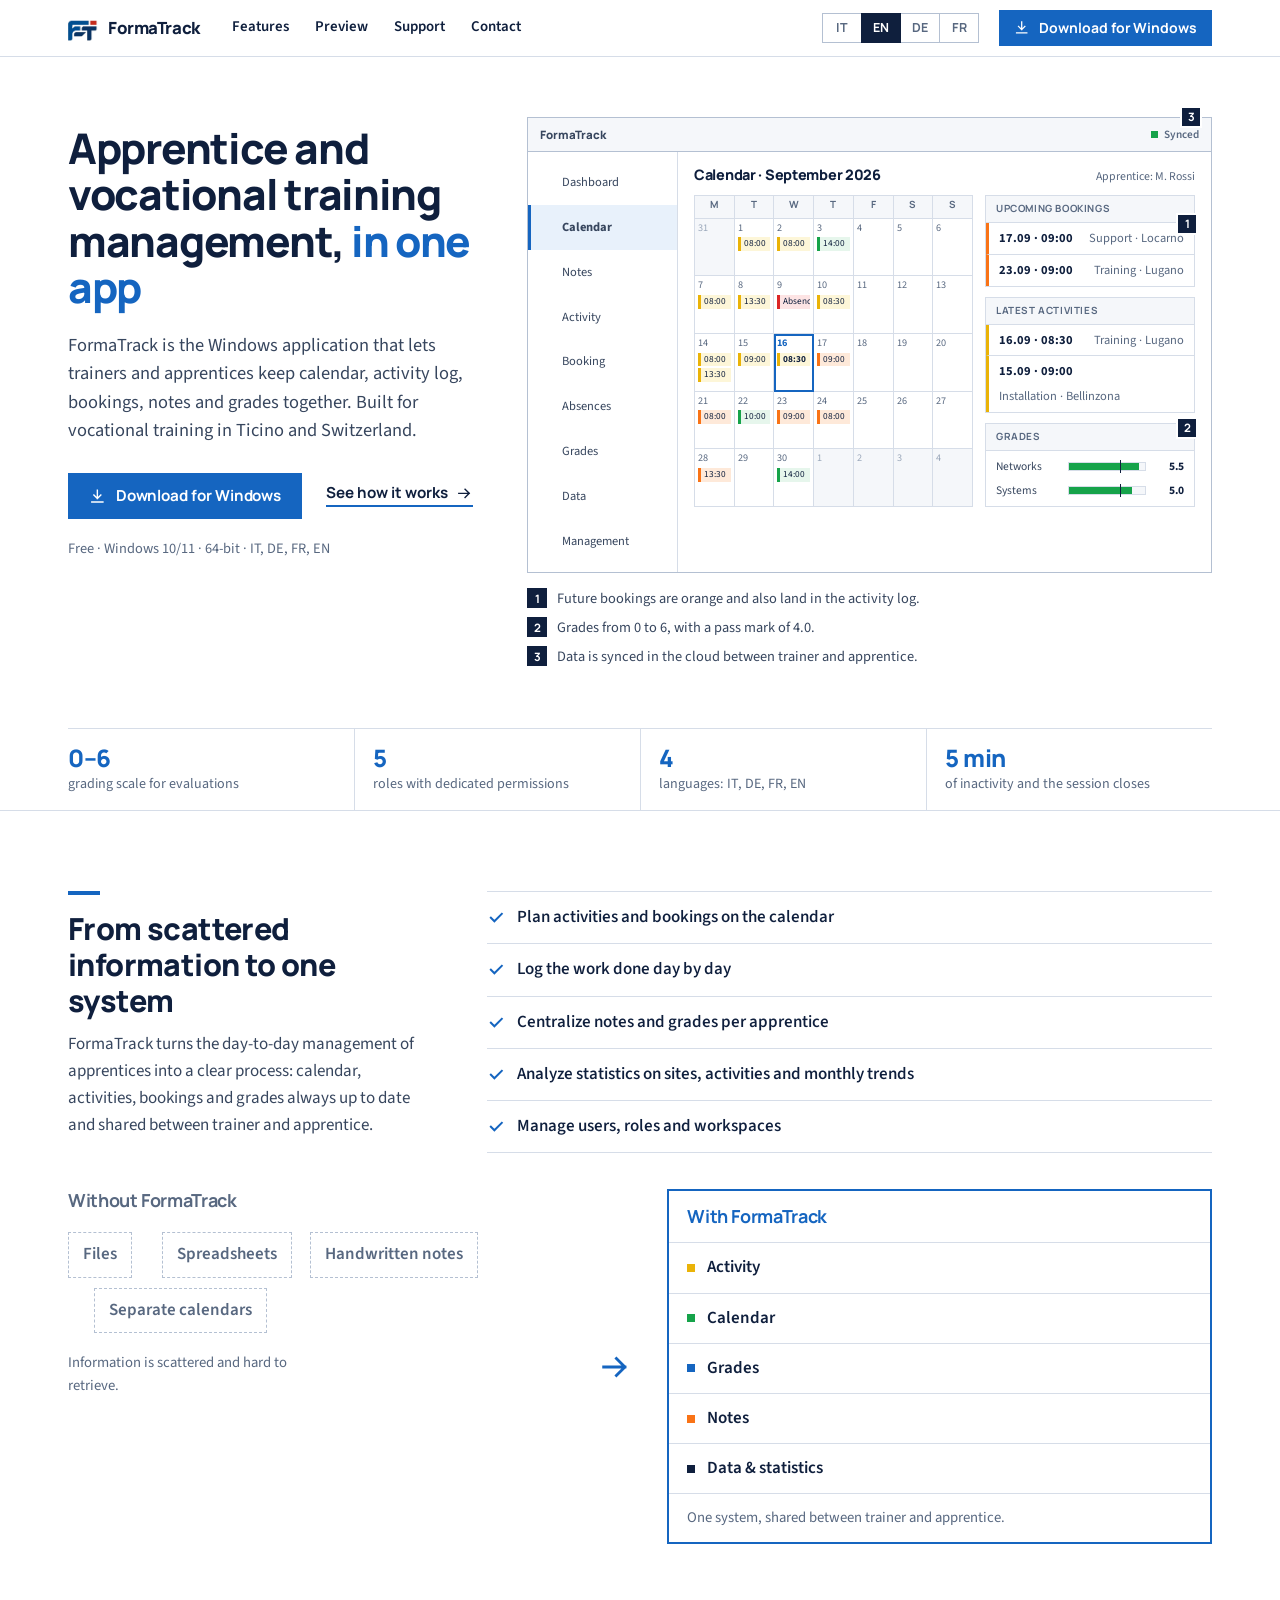
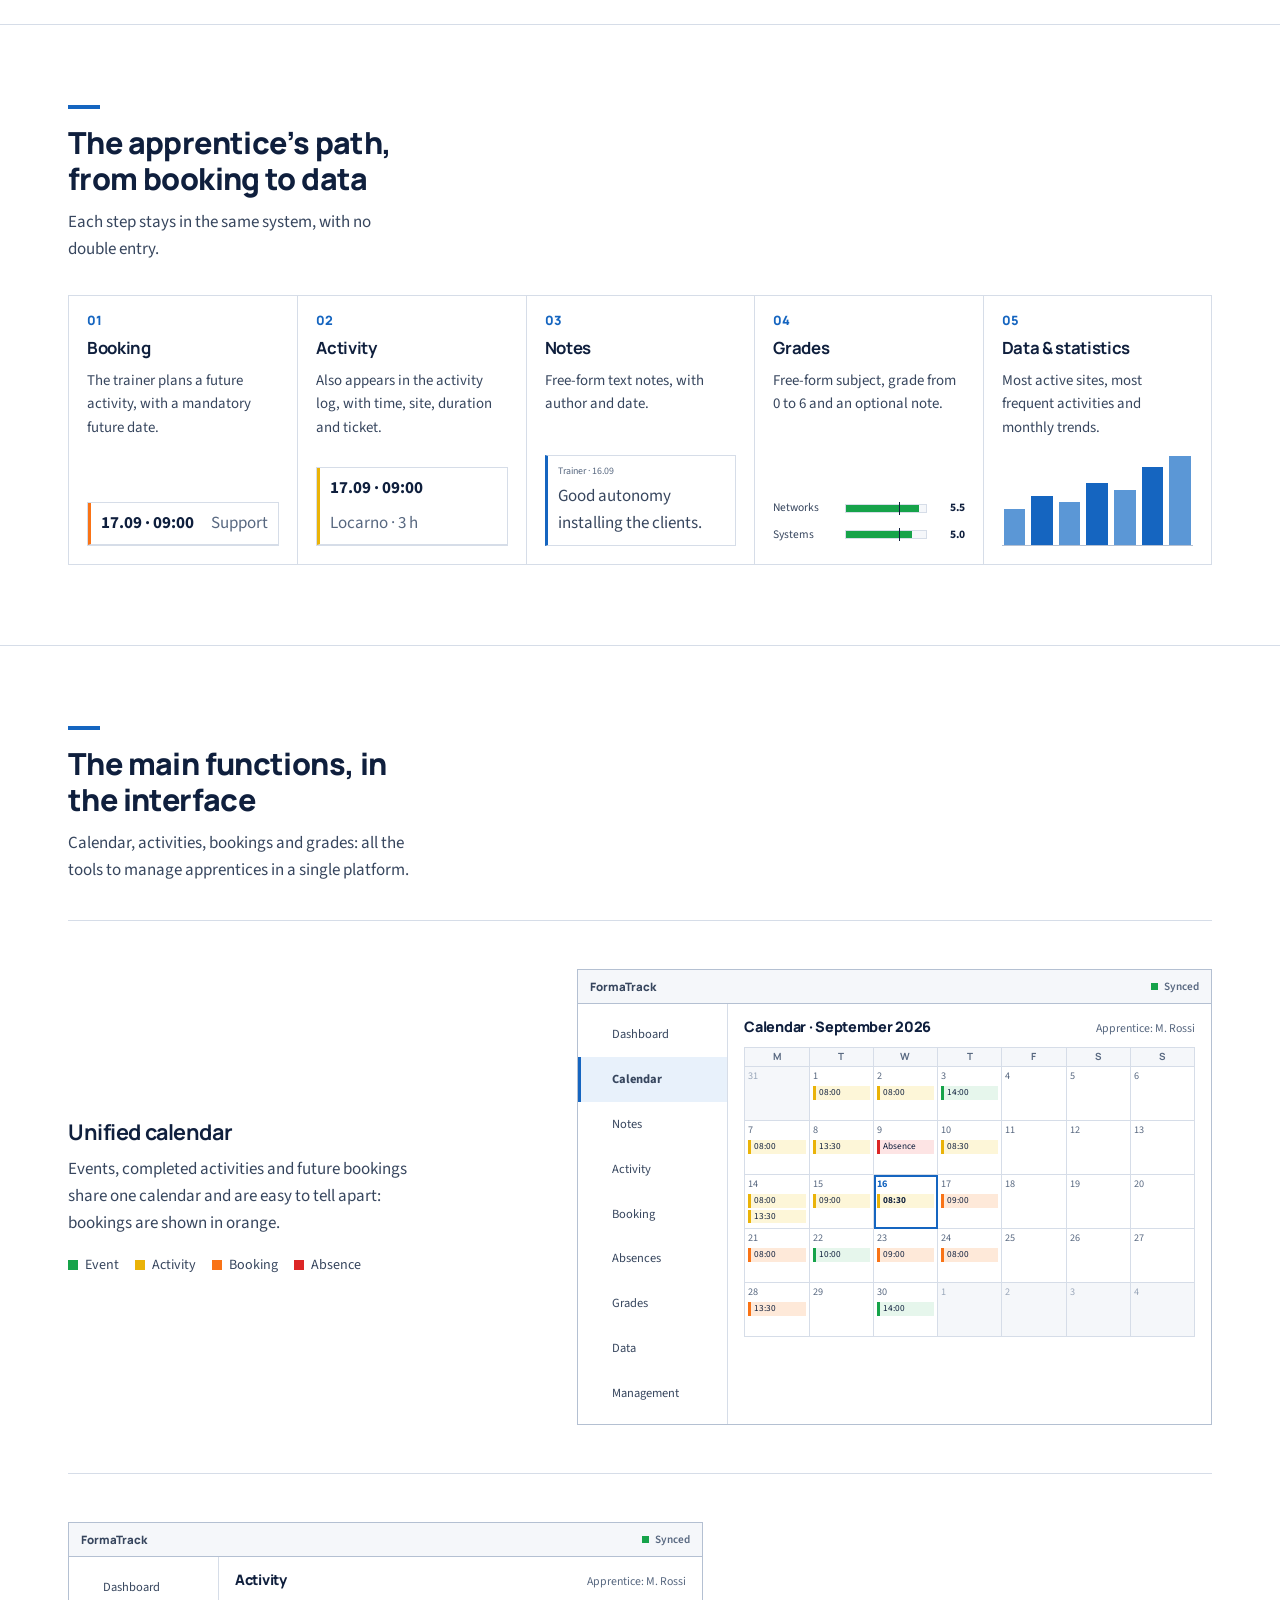
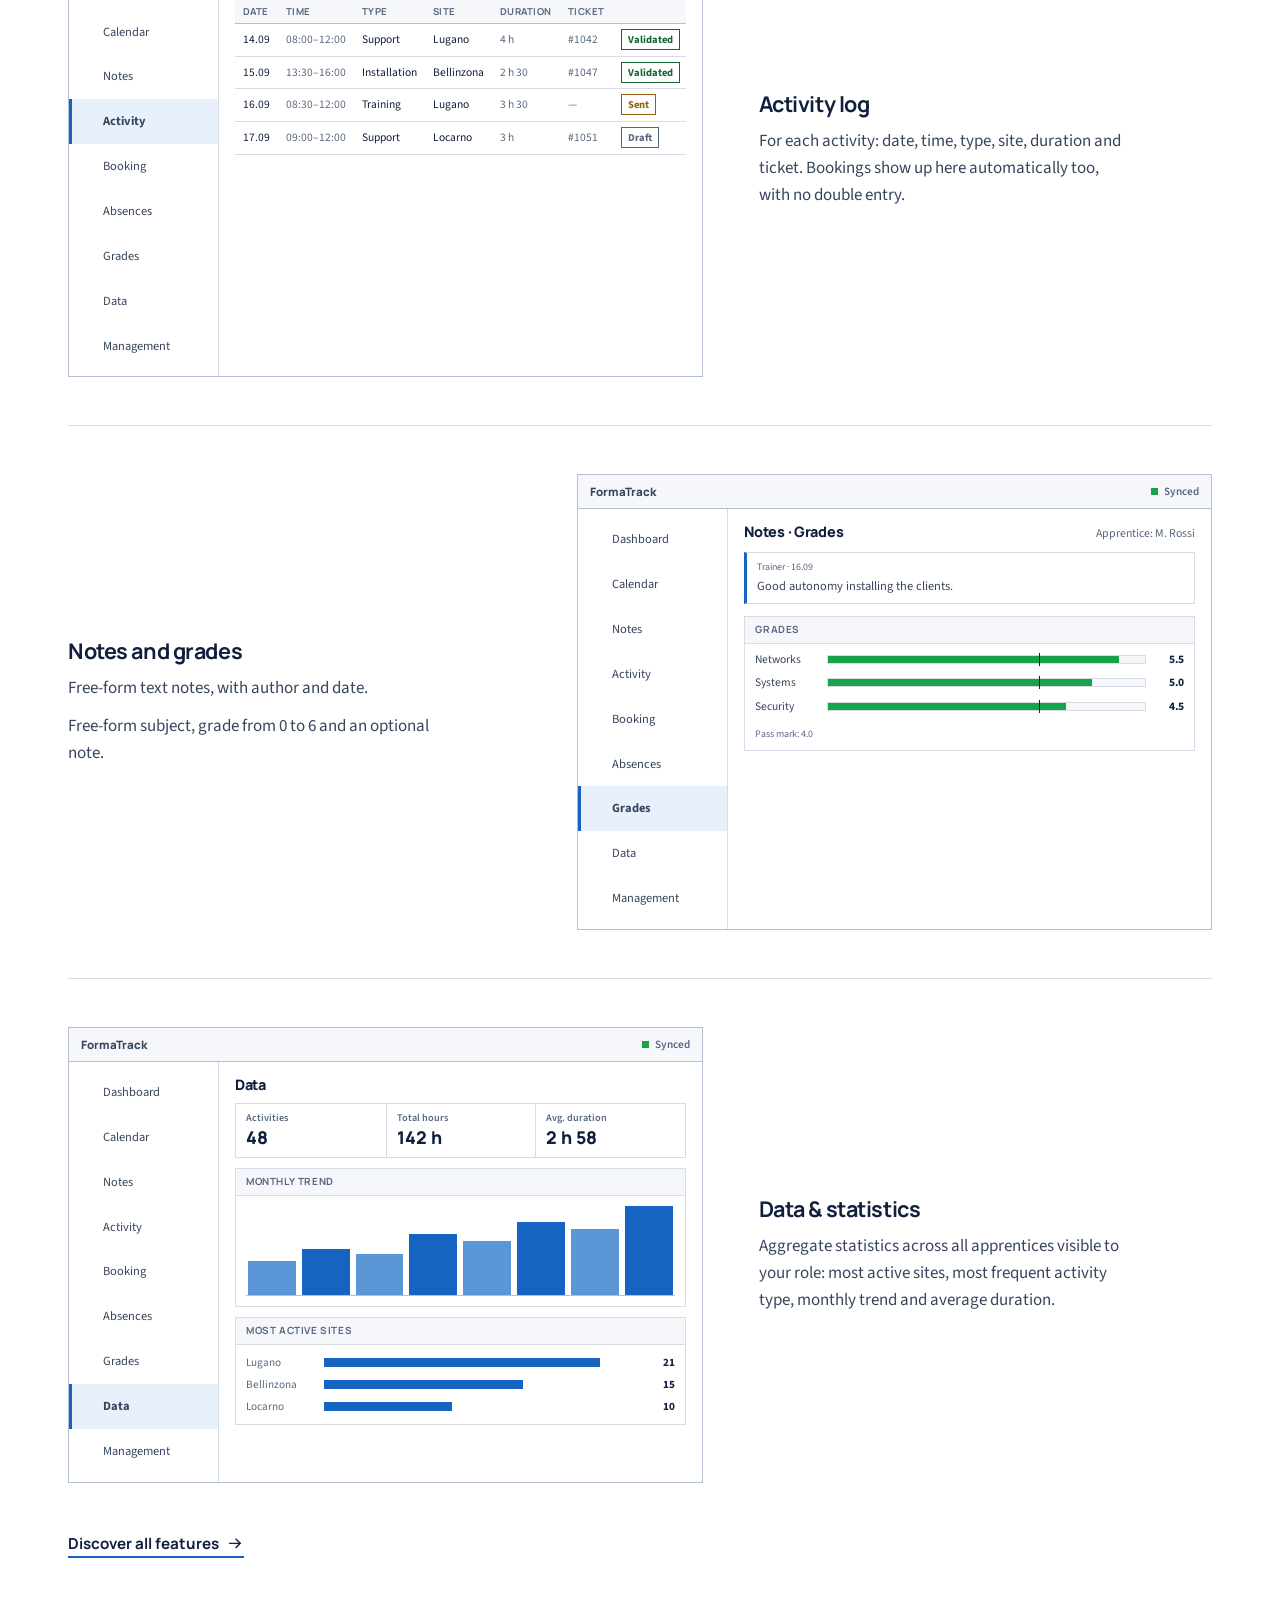
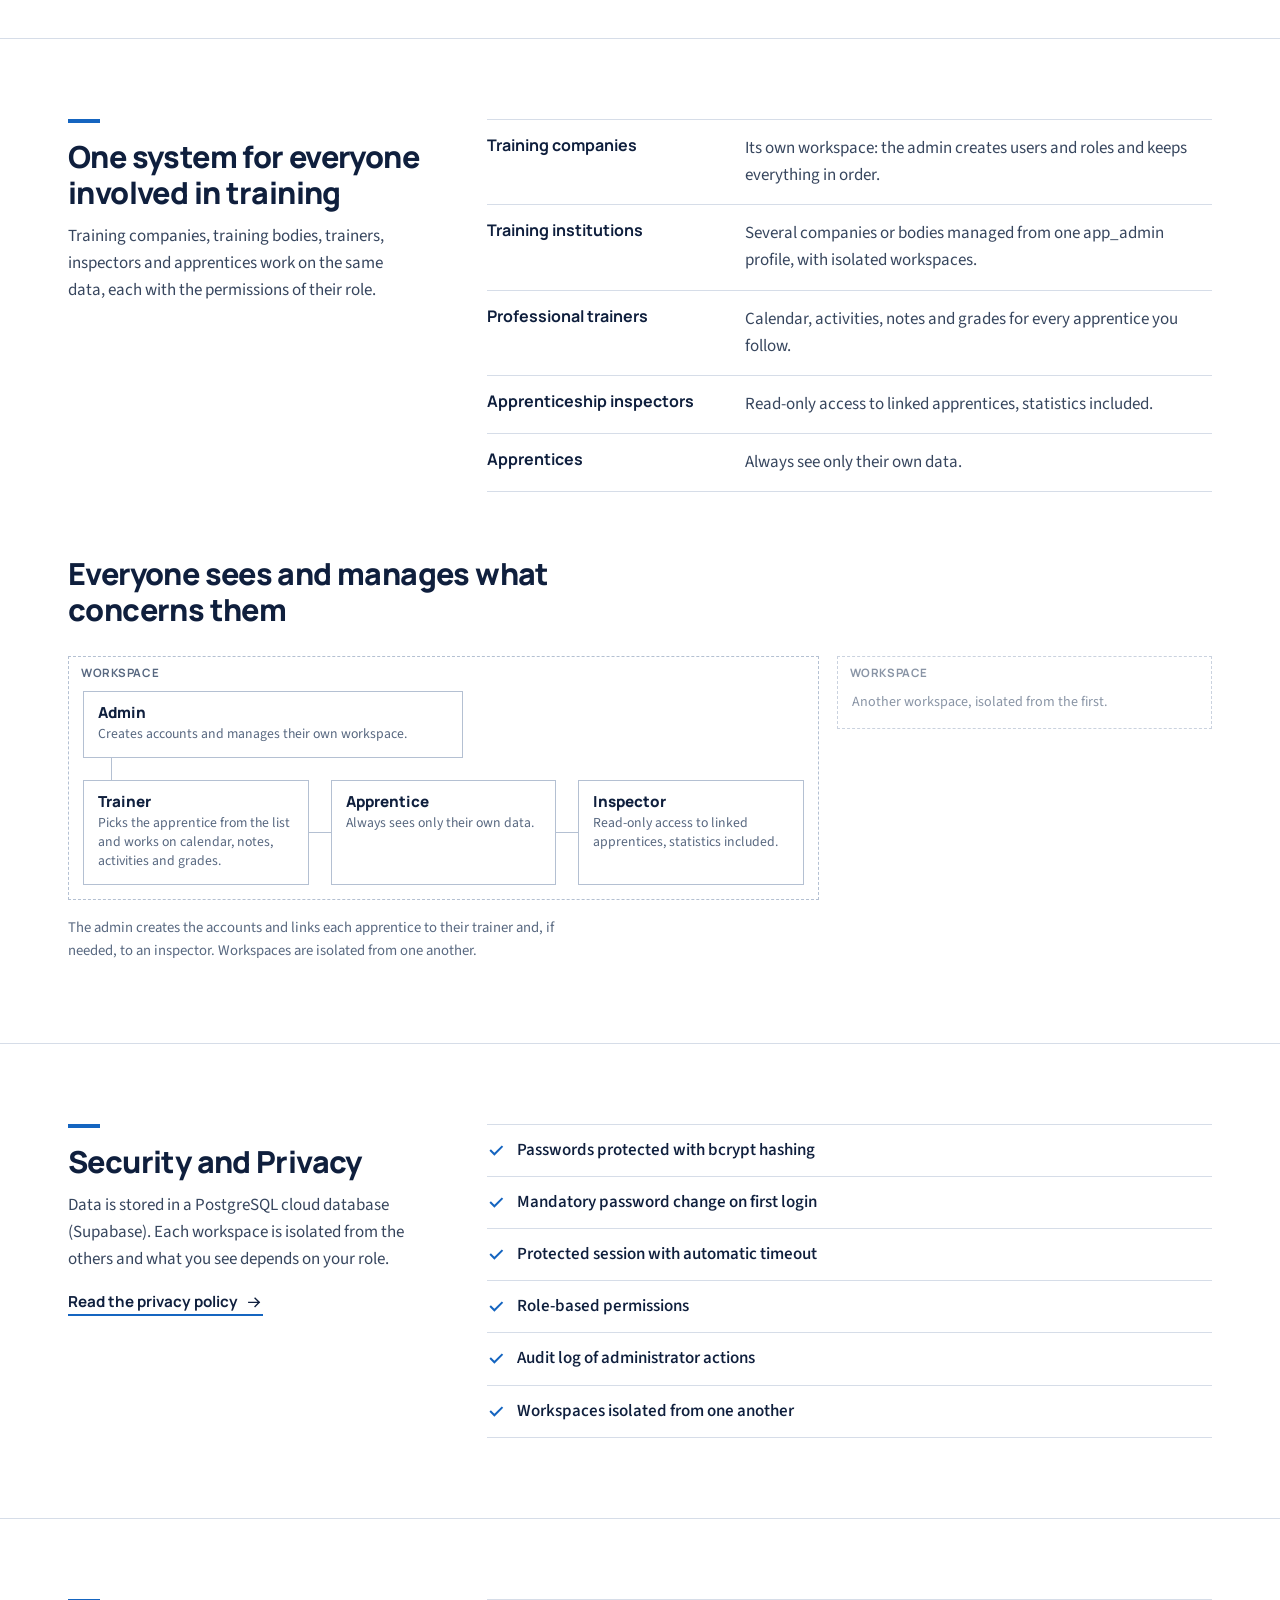
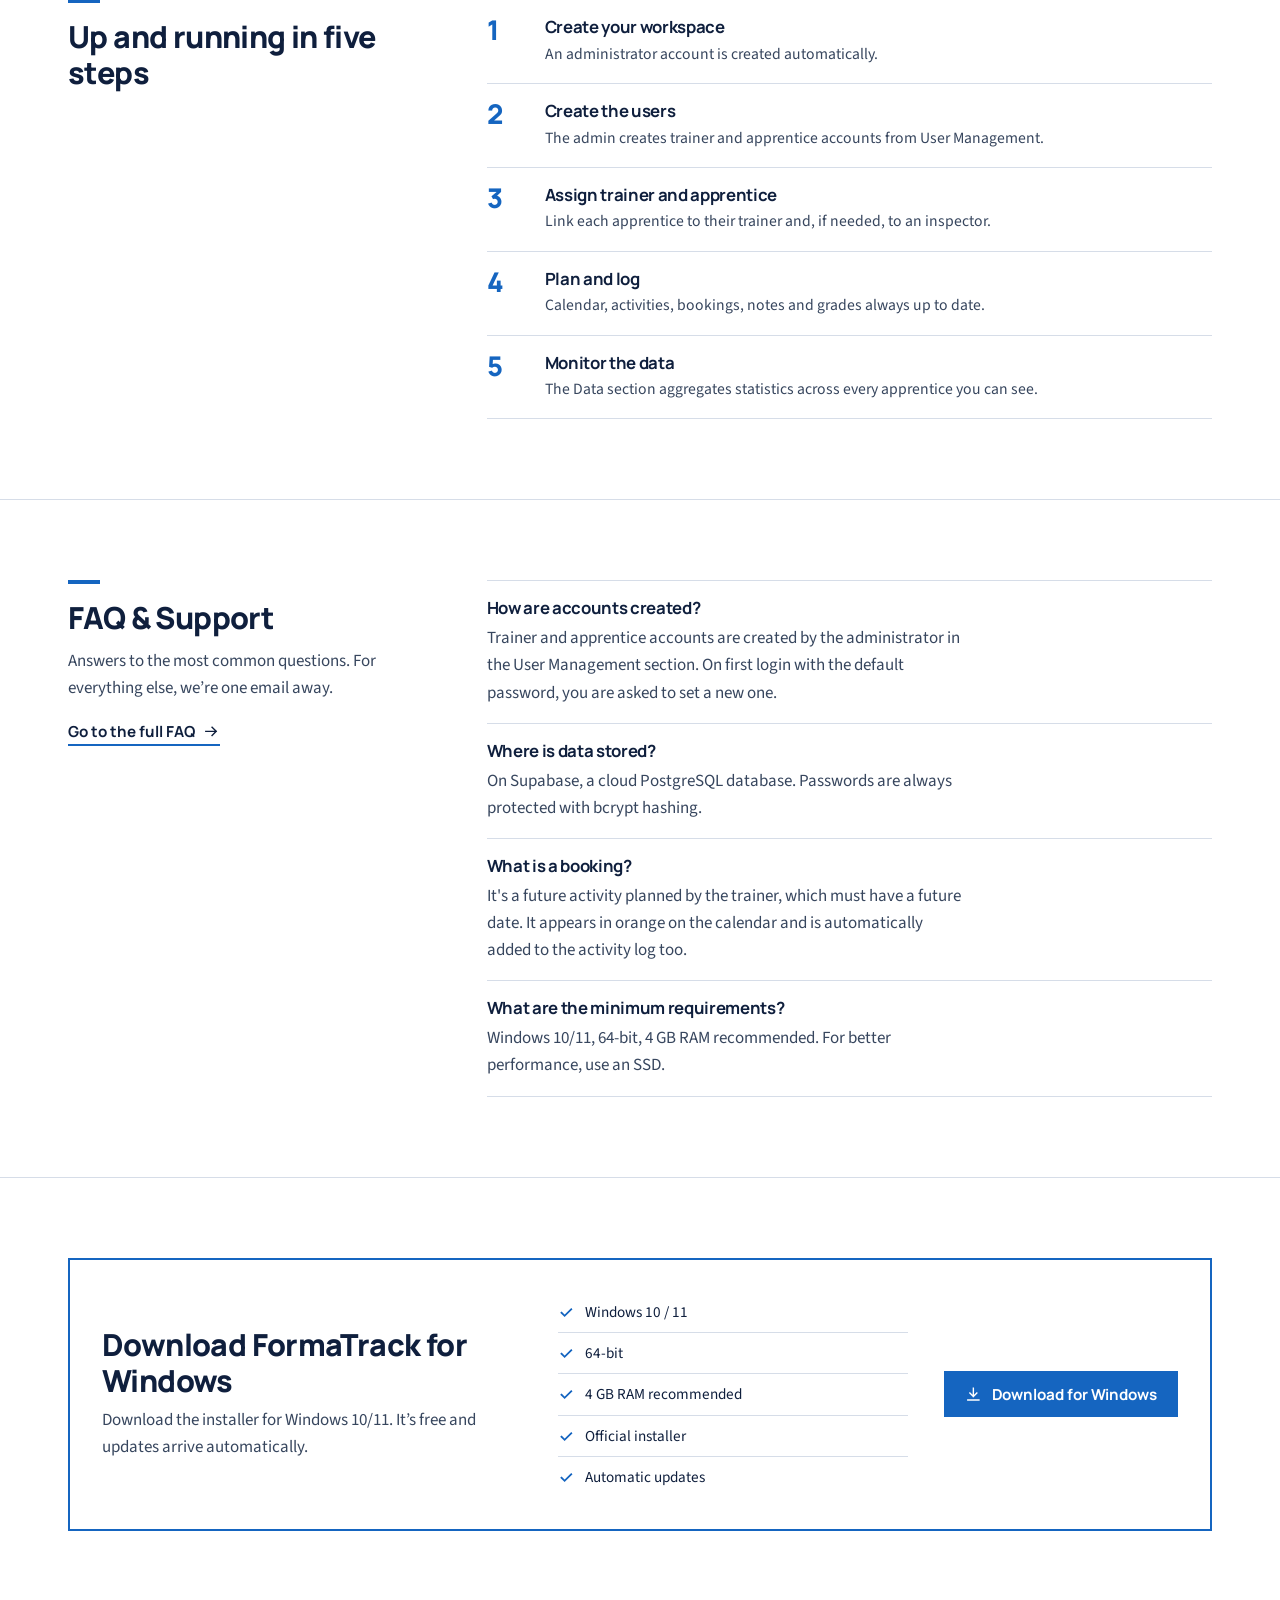
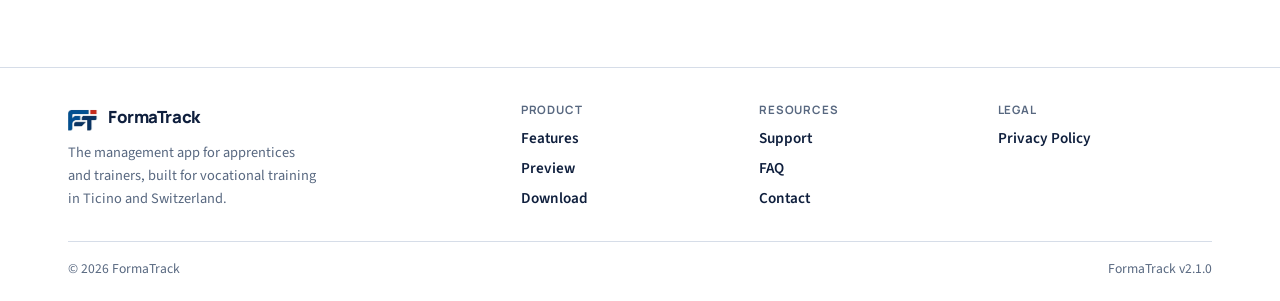
<file: index.html>
<!DOCTYPE html>
<html lang="it">
<head>
<meta charset="UTF-8">
<meta name="viewport" content="width=device-width, initial-scale=1">
<title>FormaTrack – Gestione apprendisti e formazione professionale in Ticino</title>
<meta name="description" content="FormaTrack è il gestionale gratuito per Windows per formatori e apprendisti: calendario, registro attività, prenotazioni e valutazioni. Ticino e Svizzera.">
<link rel="canonical" href="https://formatrack.ch/">
<meta name="robots" content="index, follow, max-image-preview:large">
<meta name="theme-color" content="#ffffff">
<link rel="icon" href="favicon.ico" sizes="any">
<link rel="icon" type="image/png" sizes="32x32" href="assets/favicon-32.png">
<link rel="apple-touch-icon" href="assets/apple-touch-icon.png">
<meta property="og:site_name" content="FormaTrack">
<meta property="og:type" content="website">
<meta property="og:locale" content="it_CH">
<meta property="og:title" content="FormaTrack – Gestione apprendisti e formazione professionale in Ticino">
<meta property="og:description" content="FormaTrack è il gestionale gratuito per Windows per formatori e apprendisti: calendario, registro attività, prenotazioni e valutazioni. Ticino e Svizzera.">
<meta property="og:url" content="https://formatrack.ch/">
<meta property="og:image" content="https://formatrack.ch/assets/og-image.png">
<meta property="og:image:width" content="1200">
<meta property="og:image:height" content="630">
<meta property="og:image:alt" content="FormaTrack – gestionale per apprendisti e formatori">
<meta name="twitter:card" content="summary_large_image">
<meta name="twitter:title" content="FormaTrack – Gestione apprendisti e formazione professionale in Ticino">
<meta name="twitter:description" content="FormaTrack è il gestionale gratuito per Windows per formatori e apprendisti: calendario, registro attività, prenotazioni e valutazioni. Ticino e Svizzera.">
<meta name="twitter:image" content="https://formatrack.ch/assets/og-image.png">
<link rel="preload" href="assets/fonts/manrope-latin.woff2" as="font" type="font/woff2" crossorigin>
<link rel="preload" href="assets/fonts/source-sans-3-latin.woff2" as="font" type="font/woff2" crossorigin>
<link rel="stylesheet" href="css/site.css">
<script type="application/ld+json">{"@context":"https://schema.org","@type":"Organization","name":"FormaTrack","url":"https://formatrack.ch/","logo":"https://formatrack.ch/assets/icon-512.png","email":"support@formatrack.ch","sameAs":["https://github.com/LoJaeggli09/FormaTrack"],"areaServed":{"@type":"Country","name":"Svizzera"},"founder":{"@type":"Person","name":"Elia Jaeggli"}}</script>
<script type="application/ld+json">{"@context":"https://schema.org","@type":"WebSite","name":"FormaTrack","url":"https://formatrack.ch/","inLanguage":"it-CH"}</script>
<script type="application/ld+json">{"@context":"https://schema.org","@type":"SoftwareApplication","name":"FormaTrack","applicationCategory":"BusinessApplication","operatingSystem":"Windows 10, Windows 11","softwareVersion":"2.1.0","inLanguage":["it","de","fr","en"],"url":"https://formatrack.ch/","description":"Gestionale per apprendisti e formatori: calendario, registro attività, prenotazioni, note, valutazioni e statistiche.","offers":{"@type":"Offer","price":"0","priceCurrency":"CHF"},"publisher":{"@type":"Organization","name":"FormaTrack"}}</script>
</head>
<body>
<svg width="0" height="0" style="position:absolute" aria-hidden="true" focusable="false"><defs><symbol id="i-arrow" viewBox="0 0 24 24"><path d="M4 12h15m-6-6 6 6-6 6"/></symbol><symbol id="i-download" viewBox="0 0 24 24"><path d="M12 3v12m0 0-5-5m5 5 5-5M4 20h16"/></symbol><symbol id="i-check" viewBox="0 0 24 24"><path d="m5 12.5 4.5 4.5L19 7.5"/></symbol></defs></svg>
<a class="skip" href="#main" data-i18n="a11y.skip">Vai al contenuto</a>
<header class="hd"><div class="wrap hd-in">
  <a class="brand" href="index.html" aria-label="FormaTrack – Home"><img src="assets/logo-mark.png" width="30" height="26" alt="">FormaTrack</a>
  <div class="hd-panel" id="site-nav">
    <nav data-i18n-aria="nav.aria" aria-label="Navigazione principale"><ul class="hd-links"><li><a href="funzionalita.html" data-i18n="nav.product">Funzionalità</a></li><li><a href="anteprima.html" data-i18n="nav.preview">Anteprima</a></li><li><a href="supporto.html" data-i18n="nav.support">Supporto</a></li><li><a href="contatti.html" data-i18n="nav.contacts">Contatti</a></li></ul></nav>
    <div class="lang-group" role="group" data-i18n-aria="settings.lang.aria" aria-label="Lingua"><button class="lang-btn" type="button" data-lang="it" aria-pressed="true" lang="it">IT</button><button class="lang-btn" type="button" data-lang="en" aria-pressed="false" lang="en">EN</button><button class="lang-btn" type="button" data-lang="de" aria-pressed="false" lang="de">DE</button><button class="lang-btn" type="button" data-lang="fr" aria-pressed="false" lang="fr">FR</button></div>
  </div>
  <a class="btn btn--sm hd-cta" href="download.html"><svg class="ico " aria-hidden="true" focusable="false" viewBox="0 0 24 24"><use href="#i-download"/></svg><span data-i18n="cta.s" class="cta-s">Scarica</span><span data-i18n="home.hero.cta" class="cta-l">Scarica per Windows</span></a>
  <button class="burger" type="button" aria-expanded="false" aria-controls="site-nav" data-i18n-aria="nav.menuLabel" aria-label="Menu"><span></span><span></span><span></span></button>
</div></header>
<main id="main">

<section class="hero"><div class="wrap">
  <div class="hero-grid">
    <div class="hero-copy">
      <h1 data-i18n-html="h.title2">Gestione apprendisti e formazione professionale, <em>in un’unica app</em></h1>
      <p data-i18n="h.lead2" class="lead">FormaTrack è l’applicazione per Windows con cui formatori e apprendisti tengono insieme calendario, registro attività, prenotazioni, note e valutazioni. Pensata per la formazione professionale in Ticino e in Svizzera.</p>
      <div class="hero-cta"><a class="btn" href="download.html"><svg class="ico " aria-hidden="true" focusable="false" viewBox="0 0 24 24"><use href="#i-download"/></svg><span data-i18n="home.hero.cta">Scarica per Windows</span></a><a class="tlink" href="#percorso"><span data-i18n="h.cta3">Scopri come funziona</span><svg class="ico " aria-hidden="true" focusable="false" viewBox="0 0 24 24"><use href="#i-arrow"/></svg></a></div>
      <p data-i18n="h.spec" class="spec-line">Gratuito · Windows 10/11 · 64 bit · IT, DE, FR, EN</p>
    </div>
    <div class="hero-ui">
      <span class="mk" style="right:14px;top:96px" aria-hidden="true">1</span>
      <span class="mk" style="right:14px;top:300px" aria-hidden="true">2</span>
      <span class="mk" style="right:10px;top:-11px" aria-hidden="true">3</span>
      <figure class="ui" role="img" data-i18n-aria="m.hero.aria" aria-label="Illustrazione dell’interfaccia di FormaTrack: calendario mensile con prenotazioni, attività e assenze" style="margin:0"><div aria-hidden="true">
  <div class="ui-bar"><span>FormaTrack</span><span class="sync"><i></i><span data-i18n="m.sync">Sincronizzato</span></span></div>
  <div class="ui-body"><div class="ui-side"><span><span data-i18n="m.dash">Dashboard</span></span><span class="on"><span data-i18n="m.cal">Calendario</span></span><span><span data-i18n="m.notes">Note</span></span><span><span data-i18n="m.act">Attività</span></span><span><span data-i18n="m.book">Prenotazione</span></span><span><span data-i18n="m.absn">Assenze</span></span><span><span data-i18n="m.grades">Valutazioni</span></span><span><span data-i18n="m.data">Dati</span></span><span><span data-i18n="m.manage">Gestione</span></span></div><div class="ui-main"><div class="ui-top"><h4><span data-i18n="m.cal">Calendario</span> · <span data-i18n="m.month">Settembre 2026</span></h4><span class="who"><span data-i18n="m.who">Apprendista</span>: M. Rossi</span></div><div class="ui-cols ui-cols--aside"><div class="cal"><div data-i18n="m.wd1" class="wd">L</div><div data-i18n="m.wd2" class="wd">M</div><div data-i18n="m.wd3" class="wd">M</div><div data-i18n="m.wd4" class="wd">G</div><div data-i18n="m.wd5" class="wd">V</div><div data-i18n="m.wd6" class="wd">S</div><div data-i18n="m.wd7" class="wd">D</div><div class="d mut">31</div><div class="d">1<span class="ev a">08:00</span></div><div class="d">2<span class="ev a">08:00</span></div><div class="d">3<span class="ev e">14:00</span></div><div class="d">4</div><div class="d">5</div><div class="d">6</div><div class="d">7<span class="ev a">08:00</span></div><div class="d">8<span class="ev a">13:30</span></div><div class="d">9<span class="ev x"><span data-i18n="m.abs">Assenza</span></span></div><div class="d">10<span class="ev a">08:30</span></div><div class="d">11</div><div class="d">12</div><div class="d">13</div><div class="d">14<span class="ev a">08:00</span><span class="ev a">13:30</span></div><div class="d">15<span class="ev a">09:00</span></div><div class="d today">16<span class="ev a">08:30</span></div><div class="d">17<span class="ev b">09:00</span></div><div class="d">18</div><div class="d">19</div><div class="d">20</div><div class="d">21<span class="ev b">08:00</span></div><div class="d">22<span class="ev e">10:00</span></div><div class="d">23<span class="ev b">09:00</span></div><div class="d">24<span class="ev b">08:00</span></div><div class="d">25</div><div class="d">26</div><div class="d">27</div><div class="d">28<span class="ev b">13:30</span></div><div class="d">29</div><div class="d">30<span class="ev e">14:00</span></div><div class="d mut">1</div><div class="d mut">2</div><div class="d mut">3</div><div class="d mut">4</div></div><aside class="ui-aside">
  <div class="pn"><h5><span data-i18n="m.upcoming">Prossime prenotazioni</span></h5>
    <div class="pr b"><b>17.09 · 09:00</b><span><span data-i18n="m.ty.support">Assistenza</span> · Locarno</span></div>
    <div class="pr b"><b>23.09 · 09:00</b><span><span data-i18n="m.ty.train">Formazione</span> · Lugano</span></div></div>
  <div class="pn"><h5><span data-i18n="m.recent">Ultime attività</span></h5>
    <div class="pr a"><b>16.09 · 08:30</b><span><span data-i18n="m.ty.train">Formazione</span> · Lugano</span></div>
    <div class="pr a"><b>15.09 · 09:00</b><span><span data-i18n="m.ty.install">Installazione</span> · Bellinzona</span></div></div>
  <div class="pn"><h5><span data-i18n="m.grades">Valutazioni</span></h5><div style="padding:8px 10px" class="gl"><div><span><span data-i18n="b.subj1">Reti</span></span><span class="tr"><i style="--w:91.7%"></i></span><b>5.5</b></div><div><span><span data-i18n="b.subj2">Sistemi</span></span><span class="tr"><i style="--w:83.3%"></i></span><b>5.0</b></div></div></div>
</aside></div></div></div></div></figure>
      <ol class="legend-n"><li><span data-i18n="an.1">Le prenotazioni future sono in arancione e finiscono anche nel registro attività.</span></li><li><span data-i18n="an.2">Voti da 0 a 6, con soglia di sufficienza a 4.0.</span></li><li><span data-i18n="an.3">I dati sono sincronizzati in cloud tra formatore e apprendista.</span></li></ol>
    </div>
  </div>
  <div class="facts">
    <div class="fact"><b>0–6</b><span data-i18n="st.1">scala di voto delle valutazioni</span></div>
    <div class="fact"><b>5</b><span data-i18n="st.2">ruoli con permessi dedicati</span></div>
    <div class="fact"><b>4</b><span data-i18n="st.3">lingue: IT, DE, FR, EN</span></div>
    <div class="fact"><b>5 min</b><span data-i18n="st.4">di inattività e la sessione si chiude</span></div>
  </div>
</div></section>

<section class="sec" id="problema"><div class="wrap">
  <div class="sg" style="margin-bottom:36px"><div class="sh"><h2 data-i18n="pr.title">Dalle informazioni sparse a un unico sistema</h2><p data-i18n="home.about.copy">FormaTrack trasforma la gestione quotidiana degli apprendisti in un processo chiaro: calendario, attività, prenotazioni e valutazioni sempre aggiornati e condivisi tra formatore e apprendista.</p></div>
    <ul class="checks" style="align-self:end"><li><svg class="ico " aria-hidden="true" focusable="false" viewBox="0 0 24 24"><use href="#i-check"/></svg><span data-i18n="home.about.do1">Pianificare attività e prenotazioni nel calendario</span></li><li><svg class="ico " aria-hidden="true" focusable="false" viewBox="0 0 24 24"><use href="#i-check"/></svg><span data-i18n="home.about.do2">Registrare il lavoro svolto giorno per giorno</span></li><li><svg class="ico " aria-hidden="true" focusable="false" viewBox="0 0 24 24"><use href="#i-check"/></svg><span data-i18n="home.about.do3">Centralizzare note e valutazioni per apprendista</span></li><li><svg class="ico " aria-hidden="true" focusable="false" viewBox="0 0 24 24"><use href="#i-check"/></svg><span data-i18n="home.about.do4">Analizzare statistiche su sedi, attività e andamento mensile</span></li><li><svg class="ico " aria-hidden="true" focusable="false" viewBox="0 0 24 24"><use href="#i-check"/></svg><span data-i18n="home.about.do5">Gestire utenti, ruoli e aree di lavoro</span></li></ul></div>
  <div class="flow">
    <div><h3 style="margin-bottom:14px;color:var(--ink-3)" data-i18n="pr.w.t">Senza FormaTrack</h3>
      <ul class="scatter"><li><span data-i18n="pr.w1">File</span></li><li><span data-i18n="pr.w2">Fogli di calcolo</span></li><li><span data-i18n="pr.w3">Appunti</span></li><li><span data-i18n="pr.w4">Calendari separati</span></li></ul><p data-i18n="pr.w.n" class="flow-note">Informazioni distribuite e difficili da recuperare.</p></div>
    <div class="flow-arrow" aria-hidden="true"><svg class="ico " aria-hidden="true" focusable="false" viewBox="0 0 24 24"><use href="#i-arrow"/></svg></div>
    <div class="sys"><h3 data-i18n="pr.s.t">Con FormaTrack</h3>
      <ul><li style="--c:var(--act)"><span data-i18n="m.act">Attività</span></li><li style="--c:var(--ev)"><span data-i18n="m.cal">Calendario</span></li><li style="--c:var(--blue)"><span data-i18n="product.features.card5.title">Valutazioni</span></li><li style="--c:var(--book)"><span data-i18n="product.features.card4.title">Note</span></li><li style="--c:var(--ink)"><span data-i18n="product.features.card6.title">Dati e statistiche</span></li></ul>
      <p data-i18n="pr.s.n">Un unico sistema, condiviso tra formatore e apprendista.</p></div>
  </div>
</div></section>

<section class="sec" id="percorso"><div class="wrap">
  <div class="sg" style="margin-bottom:32px"><div class="sh"><h2 data-i18n="pa.title">Il percorso dell’apprendista, dalla prenotazione ai dati</h2><p data-i18n="pa.copy">Ogni passaggio resta nello stesso sistema, senza doverlo inserire due volte.</p></div><span></span></div>
  <ol class="path">
    <li class="stage"><span class="no">01</span><h3 data-i18n="m.book">Prenotazione</h3><p data-i18n="pa.1">Il formatore pianifica un’attività futura, con data obbligatoriamente futura.</p><div class="frag"><div class="pn"><div class="pr b"><b>17.09 · 09:00</b><span><span data-i18n="m.ty.support">Assistenza</span></span></div></div></div></li>
    <li class="stage"><span class="no">02</span><h3 data-i18n="m.act">Attività</h3><p data-i18n="pa.2">Compare anche nel registro attività, con orario, sede, durata e ticket.</p><div class="frag"><div class="pn"><div class="pr a"><b>17.09 · 09:00</b><span>Locarno · 3 h</span></div></div></div></li>
    <li class="stage"><span class="no">03</span><h3 data-i18n="product.features.card4.title">Note</h3><p data-i18n="product.features.card4.desc">Annotazioni testuali libere, con autore e data.</p><div class="frag"><div class="nt"><small><span data-i18n="r.2">Formatore</span> · 16.09</small><span data-i18n="m.note">Buona autonomia nell’installazione dei client.</span></div></div></li>
    <li class="stage"><span class="no">04</span><h3 data-i18n="product.features.card5.title">Valutazioni</h3><p data-i18n="product.features.card5.desc">Materia libera, voto da 0 a 6 e nota opzionale.</p><div class="frag"><div class="gl"><div><span><span data-i18n="b.subj1">Reti</span></span><span class="tr"><i style="--w:91.7%"></i></span><b>5.5</b></div><div><span><span data-i18n="b.subj2">Sistemi</span></span><span class="tr"><i style="--w:83.3%"></i></span><b>5.0</b></div></div></div></li>
    <li class="stage"><span class="no">05</span><h3 data-i18n="product.features.card6.title">Dati e statistiche</h3><p data-i18n="home.features.card5.desc">Sedi più attive, attività più frequenti e andamento mensile.</p><div class="frag"><div class="bars" aria-hidden="true"><span style="--h:40%"></span><span style="--h:55%"></span><span style="--h:48%"></span><span style="--h:70%"></span><span style="--h:62%"></span><span style="--h:88%"></span><span style="--h:100%"></span></div></div></li>
  </ol>
</div></section>

<section class="sec" id="funzioni"><div class="wrap">
  <div class="sg" style="margin-bottom:36px"><div class="sh"><h2 data-i18n="fx.title">Le funzioni principali, nell’interfaccia</h2><p data-i18n="home.features.subtitle">Calendario, attività, prenotazioni e valutazioni: tutti gli strumenti per gestire gli apprendisti in un'unica piattaforma.</p></div><span></span></div>
  <div class="frow"><div class="tx"><h3 data-i18n="home.features.card1.title">Calendario unificato</h3><p data-i18n="ap.1.d">Eventi, attività svolte e prenotazioni future convivono sullo stesso calendario e si distinguono a colpo d’occhio: le prenotazioni sono in arancione.</p><ul class="legend"><li style="--c:var(--ev)"><i></i><span data-i18n="m.ev">Evento</span></li><li style="--c:var(--act)"><i></i><span data-i18n="m.act">Attività</span></li><li style="--c:var(--book)"><i></i><span data-i18n="m.book">Prenotazione</span></li><li style="--c:var(--abs)"><i></i><span data-i18n="m.abs">Assenza</span></li></ul></div><div><figure class="ui" role="img" data-i18n-aria="m.cal.aria" aria-label="Illustrazione dell’app: calendario mensile con attività, prenotazioni ed eventi" style="margin:0"><div aria-hidden="true">
  <div class="ui-bar"><span>FormaTrack</span><span class="sync"><i></i><span data-i18n="m.sync">Sincronizzato</span></span></div>
  <div class="ui-body"><div class="ui-side"><span><span data-i18n="m.dash">Dashboard</span></span><span class="on"><span data-i18n="m.cal">Calendario</span></span><span><span data-i18n="m.notes">Note</span></span><span><span data-i18n="m.act">Attività</span></span><span><span data-i18n="m.book">Prenotazione</span></span><span><span data-i18n="m.absn">Assenze</span></span><span><span data-i18n="m.grades">Valutazioni</span></span><span><span data-i18n="m.data">Dati</span></span><span><span data-i18n="m.manage">Gestione</span></span></div><div class="ui-main"><div class="ui-top"><h4><span data-i18n="m.cal">Calendario</span> · <span data-i18n="m.month">Settembre 2026</span></h4><span class="who"><span data-i18n="m.who">Apprendista</span>: M. Rossi</span></div><div class="ui-cols"><div class="cal"><div data-i18n="m.wd1" class="wd">L</div><div data-i18n="m.wd2" class="wd">M</div><div data-i18n="m.wd3" class="wd">M</div><div data-i18n="m.wd4" class="wd">G</div><div data-i18n="m.wd5" class="wd">V</div><div data-i18n="m.wd6" class="wd">S</div><div data-i18n="m.wd7" class="wd">D</div><div class="d mut">31</div><div class="d">1<span class="ev a">08:00</span></div><div class="d">2<span class="ev a">08:00</span></div><div class="d">3<span class="ev e">14:00</span></div><div class="d">4</div><div class="d">5</div><div class="d">6</div><div class="d">7<span class="ev a">08:00</span></div><div class="d">8<span class="ev a">13:30</span></div><div class="d">9<span class="ev x"><span data-i18n="m.abs">Assenza</span></span></div><div class="d">10<span class="ev a">08:30</span></div><div class="d">11</div><div class="d">12</div><div class="d">13</div><div class="d">14<span class="ev a">08:00</span><span class="ev a">13:30</span></div><div class="d">15<span class="ev a">09:00</span></div><div class="d today">16<span class="ev a">08:30</span></div><div class="d">17<span class="ev b">09:00</span></div><div class="d">18</div><div class="d">19</div><div class="d">20</div><div class="d">21<span class="ev b">08:00</span></div><div class="d">22<span class="ev e">10:00</span></div><div class="d">23<span class="ev b">09:00</span></div><div class="d">24<span class="ev b">08:00</span></div><div class="d">25</div><div class="d">26</div><div class="d">27</div><div class="d">28<span class="ev b">13:30</span></div><div class="d">29</div><div class="d">30<span class="ev e">14:00</span></div><div class="d mut">1</div><div class="d mut">2</div><div class="d mut">3</div><div class="d mut">4</div></div></div></div></div></div></figure></div></div>
  <div class="frow frow--r"><div class="tx"><h3 data-i18n="home.features.card2.title">Registro attività</h3><p data-i18n="ap.2.d">Per ogni attività: data, orario, tipo, sede, durata e ticket. Le prenotazioni compaiono automaticamente anche qui, senza doverle inserire due volte.</p></div><div><figure class="ui" role="img" data-i18n-aria="m.act.aria" aria-label="Illustrazione dell’app: registro attività con data, orario, tipo, sede, durata e ticket" style="margin:0"><div aria-hidden="true">
  <div class="ui-bar"><span>FormaTrack</span><span class="sync"><i></i><span data-i18n="m.sync">Sincronizzato</span></span></div>
  <div class="ui-body"><div class="ui-side"><span><span data-i18n="m.dash">Dashboard</span></span><span><span data-i18n="m.cal">Calendario</span></span><span><span data-i18n="m.notes">Note</span></span><span class="on"><span data-i18n="m.act">Attività</span></span><span><span data-i18n="m.book">Prenotazione</span></span><span><span data-i18n="m.absn">Assenze</span></span><span><span data-i18n="m.grades">Valutazioni</span></span><span><span data-i18n="m.data">Dati</span></span><span><span data-i18n="m.manage">Gestione</span></span></div><div class="ui-main"><div class="ui-top"><h4><span data-i18n="m.act">Attività</span></h4><span class="who"><span data-i18n="m.who">Apprendista</span>: M. Rossi</span></div><div class="scroll-x"><table class="tbl"><thead><tr><th><span data-i18n="m.th.date">Data</span></th><th class="hide-s"><span data-i18n="m.th.time">Orario</span></th><th><span data-i18n="m.th.type">Tipo</span></th><th><span data-i18n="m.th.site">Sede</span></th><th><span data-i18n="m.th.dur">Durata</span></th><th class="hide-s"><span data-i18n="m.th.ticket">Ticket</span></th><th></th></tr></thead><tbody>
  <tr><td>14.09</td><td class="m hide-s">08:00–12:00</td><td><span data-i18n="m.ty.support">Assistenza</span></td><td>Lugano</td><td class="m">4 h</td><td class="m hide-s">#1042</td><td><span class="st v"><span data-i18n="m.st.val">Validata</span></span></td></tr><tr><td>15.09</td><td class="m hide-s">13:30–16:00</td><td><span data-i18n="m.ty.install">Installazione</span></td><td>Bellinzona</td><td class="m">2 h 30</td><td class="m hide-s">#1047</td><td><span class="st v"><span data-i18n="m.st.val">Validata</span></span></td></tr>
  <tr><td>16.09</td><td class="m hide-s">08:30–12:00</td><td><span data-i18n="m.ty.train">Formazione</span></td><td>Lugano</td><td class="m">3 h 30</td><td class="m hide-s">—</td><td><span class="st s"><span data-i18n="m.st.sent">Inviata</span></span></td></tr><tr><td>17.09</td><td class="m hide-s">09:00–12:00</td><td><span data-i18n="m.ty.support">Assistenza</span></td><td>Locarno</td><td class="m">3 h</td><td class="m hide-s">#1051</td><td><span class="st d"><span data-i18n="m.st.draft">Bozza</span></span></td></tr></tbody></table></div></div></div></div></figure></div></div>
  <div class="frow"><div class="tx"><h3 data-i18n="home.features.card4.title">Note e valutazioni</h3><p data-i18n="product.features.card4.desc">Annotazioni testuali libere, con autore e data.</p><p data-i18n="product.features.card5.desc">Materia libera, voto da 0 a 6 e nota opzionale.</p></div><div><figure class="ui" role="img" data-i18n-aria="m.data.aria" aria-label="Illustrazione dell’app: statistiche con andamento mensile e sedi più attive" style="margin:0"><div aria-hidden="true">
  <div class="ui-bar"><span>FormaTrack</span><span class="sync"><i></i><span data-i18n="m.sync">Sincronizzato</span></span></div>
  <div class="ui-body"><div class="ui-side"><span><span data-i18n="m.dash">Dashboard</span></span><span><span data-i18n="m.cal">Calendario</span></span><span><span data-i18n="m.notes">Note</span></span><span><span data-i18n="m.act">Attività</span></span><span><span data-i18n="m.book">Prenotazione</span></span><span><span data-i18n="m.absn">Assenze</span></span><span class="on"><span data-i18n="m.grades">Valutazioni</span></span><span><span data-i18n="m.data">Dati</span></span><span><span data-i18n="m.manage">Gestione</span></span></div><div class="ui-main"><div class="ui-top"><h4><span data-i18n="m.notes">Note</span> · <span data-i18n="m.grades">Valutazioni</span></h4><span class="who"><span data-i18n="m.who">Apprendista</span>: M. Rossi</span></div>
  <div class="ui-cols"><div class="nt"><small><span data-i18n="r.2">Formatore</span> · 16.09</small><span data-i18n="m.note">Buona autonomia nell’installazione dei client.</span></div>
  <div class="pn"><h5><span data-i18n="m.grades">Valutazioni</span></h5><div style="padding:8px 10px" class="gl"><div><span><span data-i18n="b.subj1">Reti</span></span><span class="tr"><i style="--w:91.7%"></i></span><b>5.5</b></div><div><span><span data-i18n="b.subj2">Sistemi</span></span><span class="tr"><i style="--w:83.3%"></i></span><b>5.0</b></div><div><span><span data-i18n="b.subj3">Sicurezza</span></span><span class="tr"><i style="--w:75.0%"></i></span><b>4.5</b></div><p class="thr"><span data-i18n="m.thr">Sufficienza: 4.0</span></p></div></div></div></div></div></div></figure></div></div>
  <div class="frow frow--r"><div class="tx"><h3 data-i18n="product.features.card6.title">Dati e statistiche</h3><p data-i18n="ap.3.d">Statistiche aggregate su tutti gli apprendisti visibili al tuo ruolo: sedi più attive, tipo di attività più frequente, andamento mensile e durata media.</p></div><div><figure class="ui" role="img" data-i18n-aria="m.data.aria" aria-label="Illustrazione dell’app: statistiche con andamento mensile e sedi più attive" style="margin:0"><div aria-hidden="true">
  <div class="ui-bar"><span>FormaTrack</span><span class="sync"><i></i><span data-i18n="m.sync">Sincronizzato</span></span></div>
  <div class="ui-body"><div class="ui-side"><span><span data-i18n="m.dash">Dashboard</span></span><span><span data-i18n="m.cal">Calendario</span></span><span><span data-i18n="m.notes">Note</span></span><span><span data-i18n="m.act">Attività</span></span><span><span data-i18n="m.book">Prenotazione</span></span><span><span data-i18n="m.absn">Assenze</span></span><span><span data-i18n="m.grades">Valutazioni</span></span><span class="on"><span data-i18n="m.data">Dati</span></span><span><span data-i18n="m.manage">Gestione</span></span></div><div class="ui-main"><div class="ui-top"><h4><span data-i18n="m.data">Dati</span></h4></div>
  <div class="kp"><div><small><span data-i18n="m.kpi.act">Attività</span></small><b>48</b></div><div><small><span data-i18n="m.kpi.hours">Ore totali</span></small><b>142 h</b></div><div><small><span data-i18n="m.kpi.avg">Durata media</span></small><b>2 h 58</b></div></div>
  <div class="pn"><h5><span data-i18n="m.box.month">Andamento mensile</span></h5><div style="padding:10px"><div class="bars" aria-hidden="true"><span style="--h:38%"></span><span style="--h:52%"></span><span style="--h:46%"></span><span style="--h:68%"></span><span style="--h:60%"></span><span style="--h:82%"></span><span style="--h:74%"></span><span style="--h:100%"></span></div></div></div>
  <div class="pn"><h5><span data-i18n="m.box.sites">Sedi più attive</span></h5><div style="padding:10px" class="hb"><div>Lugano<i style="--w:86%"></i><b>21</b></div><div>Bellinzona<i style="--w:62%"></i><b>15</b></div><div>Locarno<i style="--w:40%"></i><b>10</b></div></div></div></div></div></div></figure></div></div>
  <p><a class="tlink" href="funzionalita.html"><span data-i18n="home.features.cta">Scopri tutte le funzionalità</span><svg class="ico " aria-hidden="true" focusable="false" viewBox="0 0 24 24"><use href="#i-arrow"/></svg></a></p>
</div></section>

<section class="sec" id="ruoli"><div class="wrap">
  <div class="sg"><div class="sh"><h2 data-i18n="tg.title">Lo stesso sistema per tutti gli attori della formazione</h2><p data-i18n="tg.copy">Aziende formatrici, enti di formazione, formatori, ispettori di tirocinio e apprendisti lavorano sugli stessi dati, ciascuno con i permessi del proprio ruolo.</p></div>
    <dl class="dl">
      <div><dt data-i18n="home.about.for1">Aziende formatrici</dt><dd data-i18n="a.d1">Un’area di lavoro propria: l’admin crea utenti e ruoli e tiene tutto in ordine.</dd></div><div><dt data-i18n="home.about.for2">Enti di formazione</dt><dd data-i18n="a.d2">Più aziende o enti gestiti da un solo profilo app_admin, con aree di lavoro isolate.</dd></div>
      <div><dt data-i18n="home.about.for3">Formatori professionali</dt><dd data-i18n="a.d3">Calendario, attività, note e valutazioni per ogni apprendista che segui.</dd></div><div><dt data-i18n="home.about.for4">Ispettori di tirocinio</dt><dd data-i18n="a.d4b">Accesso in sola lettura agli apprendisti collegati, statistiche comprese.</dd></div>
      <div><dt data-i18n="tg.app">Apprendisti</dt><dd data-i18n="tg.app.d">Vedono sempre e solo i propri dati.</dd></div></dl></div>
  <h2 style="margin:64px 0 28px;max-width:30ch" data-i18n="ro.title">Ogni persona vede e gestisce ciò che le compete</h2>
  <div class="tree">
  <div class="tree-top">
    <div class="ws"><span class="tag" data-i18n="ro.ws">Area di lavoro</span>
      <div class="tn"><b data-i18n="r.4">Admin</b><span data-i18n="fp.r4">Crea gli account e gestisce la propria area di lavoro.</span></div><div class="vl"></div>
      <div class="ws-row"><div class="tn"><b data-i18n="r.2">Formatore</b><span data-i18n="fp.r2">Sceglie l’apprendista dall’elenco e lavora su calendario, note, attività e valutazioni.</span></div><div class="hl"></div><div class="tn"><b data-i18n="r.1">Apprendista</b><span data-i18n="fp.r1">Vede sempre e solo i propri dati.</span></div><div class="hl"></div><div class="tn"><b data-i18n="r.3">Ispettore</b><span data-i18n="a.d4b">Accesso in sola lettura agli apprendisti collegati, statistiche comprese.</span></div></div></div>
    <div class="ws ws--ghost"><span class="tag" data-i18n="ro.ws">Area di lavoro</span><p style="font-size:.88rem;color:var(--ink-3)" data-i18n="ro.ws2">Un’altra area di lavoro, isolata dalla prima.</p></div>
  </div>
  <p data-i18n="ro.note" class="tree-note">L’admin crea gli account e collega ogni apprendista al proprio formatore e, se serve, a un ispettore. Le aree di lavoro sono isolate tra loro.</p>
</div>
</div></section>

<section class="sec" id="sicurezza"><div class="wrap"><div class="sg">
  <div class="sh"><h2 data-i18n="product.security.title">Sicurezza e Privacy</h2><p data-i18n="sc.copy">I dati sono salvati su un database cloud PostgreSQL (Supabase). Ogni area di lavoro è isolata dalle altre e ciò che vedi dipende dal tuo ruolo.</p><a class="tlink" href="privacy.html"><span data-i18n="sc.link">Leggi la privacy policy</span><svg class="ico " aria-hidden="true" focusable="false" viewBox="0 0 24 24"><use href="#i-arrow"/></svg></a></div><ul class="checks"><li><svg class="ico " aria-hidden="true" focusable="false" viewBox="0 0 24 24"><use href="#i-check"/></svg><span data-i18n="product.security.card1">Password protette con hashing bcrypt</span></li><li><svg class="ico " aria-hidden="true" focusable="false" viewBox="0 0 24 24"><use href="#i-check"/></svg><span data-i18n="product.security.card2">Cambio password obbligatorio al primo accesso</span></li><li><svg class="ico " aria-hidden="true" focusable="false" viewBox="0 0 24 24"><use href="#i-check"/></svg><span data-i18n="product.security.card3">Sessione protetta con timeout automatico</span></li><li><svg class="ico " aria-hidden="true" focusable="false" viewBox="0 0 24 24"><use href="#i-check"/></svg><span data-i18n="product.security.card4">Permessi differenziati per ruolo</span></li><li><svg class="ico " aria-hidden="true" focusable="false" viewBox="0 0 24 24"><use href="#i-check"/></svg><span data-i18n="product.security.card5">Log Audit delle azioni degli amministratori</span></li><li><svg class="ico " aria-hidden="true" focusable="false" viewBox="0 0 24 24"><use href="#i-check"/></svg><span data-i18n="product.security.card6">Aree di lavoro isolate tra loro</span></li></ul>
</div></div></section>

<section class="sec" id="come-iniziare"><div class="wrap"><div class="sg">
  <div class="sh"><h2 data-i18n="w.title">Operativo in cinque passi</h2></div><ol class="steps"><li><h3 data-i18n="product.howto.step1.title">Crea la tua area di lavoro</h3><p data-i18n="product.howto.step1.desc">Viene creato automaticamente un account amministratore.</p></li><li><h3 data-i18n="product.howto.step2.title">Crea gli utenti</h3><p data-i18n="product.howto.step2.desc">L'admin crea gli account formatore e apprendista dalla Gestione Utenti.</p></li><li><h3 data-i18n="product.howto.step3.title">Assegna formatore e apprendista</h3><p data-i18n="product.howto.step3.desc">Collega ogni apprendista al proprio formatore e, se serve, a un ispettore.</p></li><li><h3 data-i18n="product.howto.step4.title">Pianifica e registra</h3><p data-i18n="product.howto.step4.desc">Calendario, attività, prenotazioni, note e valutazioni sempre aggiornati.</p></li><li><h3 data-i18n="product.howto.step5.title">Monitora i dati</h3><p data-i18n="product.howto.step5.desc">La sezione Dati aggrega le statistiche su tutti gli apprendisti visibili.</p></li></ol>
</div></div></section>

<section class="sec" id="faq"><div class="wrap"><div class="sg">
  <div class="sh"><h2 data-i18n="home.faq.title">FAQ e Supporto</h2><p data-i18n="f.copy">Le risposte alle domande più frequenti. Per tutto il resto, siamo a un’email di distanza.</p><a class="tlink" href="supporto.html"><span data-i18n="home.faq.cta">Vai alle FAQ complete</span><svg class="ico " aria-hidden="true" focusable="false" viewBox="0 0 24 24"><use href="#i-arrow"/></svg></a></div>
  <div class="qa"><div><h3 data-i18n="home.faq.q1">Come vengono creati gli account?</h3><p data-i18n="home.faq.a1">Gli account di formatore e apprendista vengono creati dall'amministratore nella sezione Gestione Utenti. Al primo accesso con la password predefinita viene richiesto di impostarne una nuova.</p></div><div><h3 data-i18n="home.faq.q2">Dove vengono salvati i dati?</h3><p data-i18n="home.faq.a2">Su Supabase, un database cloud PostgreSQL. Le password sono sempre protette con hashing bcrypt.</p></div><div><h3 data-i18n="home.faq.q3">Cos'è una prenotazione?</h3><p data-i18n="home.faq.a3">È un'attività futura pianificata dal formatore, con data obbligatoriamente futura. Compare in arancione nel calendario e automaticamente anche nel registro Attività.</p></div><div><h3 data-i18n="home.faq.q4">Quali sono i requisiti minimi?</h3><p data-i18n="home.faq.a4">Windows 10/11, 64 bit, 4 GB di RAM consigliati. Per prestazioni migliori usa un SSD.</p></div></div>
</div></div></section>
<section class="sec"><div class="wrap"><div class="dlband">
  <div><h2 data-i18n="dl.h1">Scarica FormaTrack per Windows</h2><p data-i18n="c.copy">Scarica l’installer per Windows 10/11. È gratuito e gli aggiornamenti arrivano in automatico.</p></div>
  <ul class="specs"><li><svg class="ico " aria-hidden="true" focusable="false" viewBox="0 0 24 24"><use href="#i-check"/></svg><span data-i18n="dl.r1">Windows 10 / 11</span></li><li><svg class="ico " aria-hidden="true" focusable="false" viewBox="0 0 24 24"><use href="#i-check"/></svg><span data-i18n="dl.r2">64 bit</span></li><li><svg class="ico " aria-hidden="true" focusable="false" viewBox="0 0 24 24"><use href="#i-check"/></svg><span data-i18n="dl.r3">4 GB RAM consigliati</span></li><li><svg class="ico " aria-hidden="true" focusable="false" viewBox="0 0 24 24"><use href="#i-check"/></svg><span data-i18n="download.list1">Installer ufficiale</span></li><li><svg class="ico " aria-hidden="true" focusable="false" viewBox="0 0 24 24"><use href="#i-check"/></svg><span data-i18n="download.list2">Aggiornamenti automatici</span></li></ul>
  <div><a class="btn" href="download.html"><svg class="ico " aria-hidden="true" focusable="false" viewBox="0 0 24 24"><use href="#i-download"/></svg><span data-i18n="home.hero.cta">Scarica per Windows</span></a></div>
</div></div></section>
</main>
<footer class="ft"><div class="wrap">
  <div class="ft-grid">
    <div><a class="brand" href="index.html" aria-label="FormaTrack – Home"><img src="assets/logo-mark.png" width="30" height="26" alt="" loading="lazy">FormaTrack</a><p data-i18n="ft.desc">Il gestionale per apprendisti e formatori, pensato per la formazione professionale in Ticino e in Svizzera.</p></div>
    <div><h4 data-i18n="ft.product">Prodotto</h4><ul><li><a href="funzionalita.html" data-i18n="nav.product">Funzionalità</a></li><li><a href="anteprima.html" data-i18n="nav.preview">Anteprima</a></li><li><a href="download.html" data-i18n="nav.download">Download</a></li></ul></div>
    <div><h4 data-i18n="ft.res">Risorse</h4><ul><li><a href="supporto.html" data-i18n="nav.support">Supporto</a></li><li><a href="index.html#faq" data-i18n="nav.faq">FAQ</a></li><li><a href="contatti.html" data-i18n="nav.contacts">Contatti</a></li></ul></div>
    <div><h4 data-i18n="footer.legal">Legal</h4><ul><li><a href="privacy.html" data-i18n="footer.privacy">Privacy Policy</a></li></ul></div>
  </div>
  <div class="ft-bot"><span>© 2026 FormaTrack</span><span class="download-version">FormaTrack v2.1.0</span></div>
</div></footer>
<script src="js/i18n-data.js"></script>
<script src="js/i18n-extra.js"></script>
<script src="js/i18n.js"></script>
<script src="js/site.js"></script>

</body>
</html>
</file>
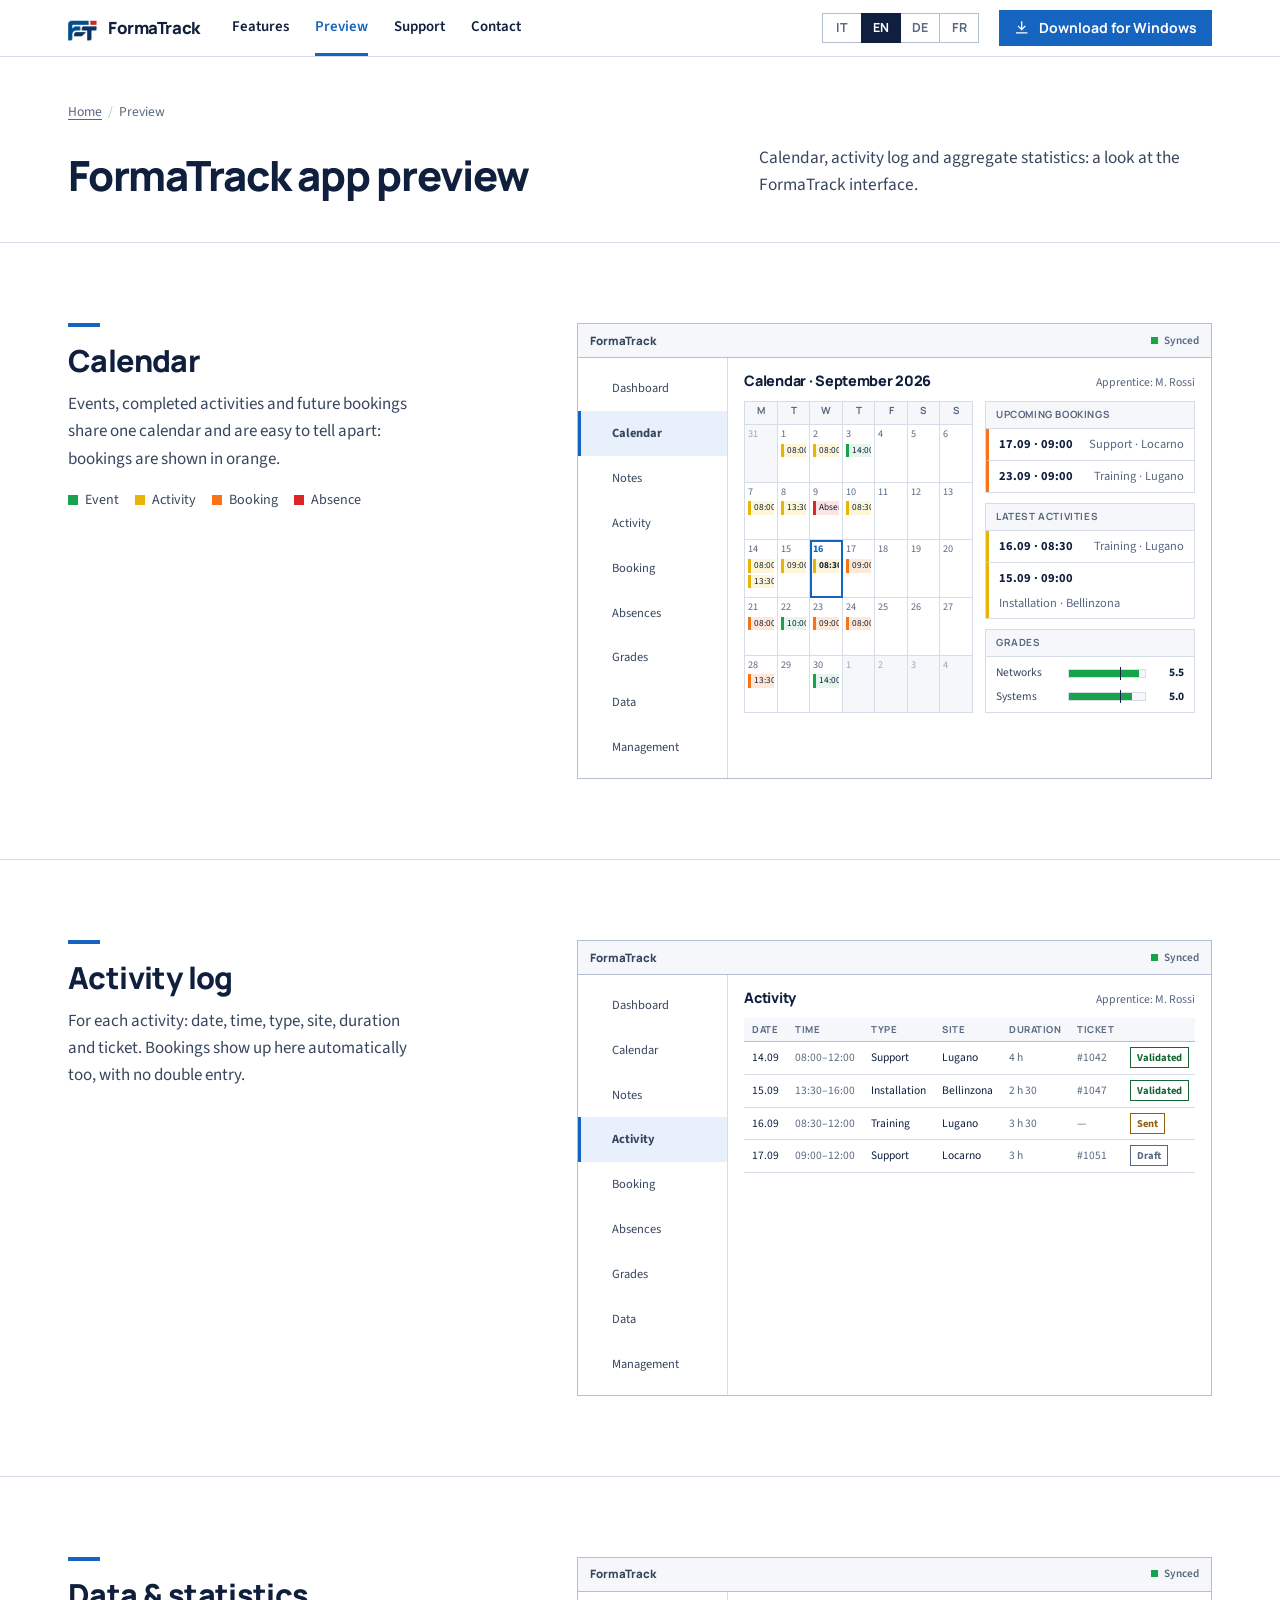
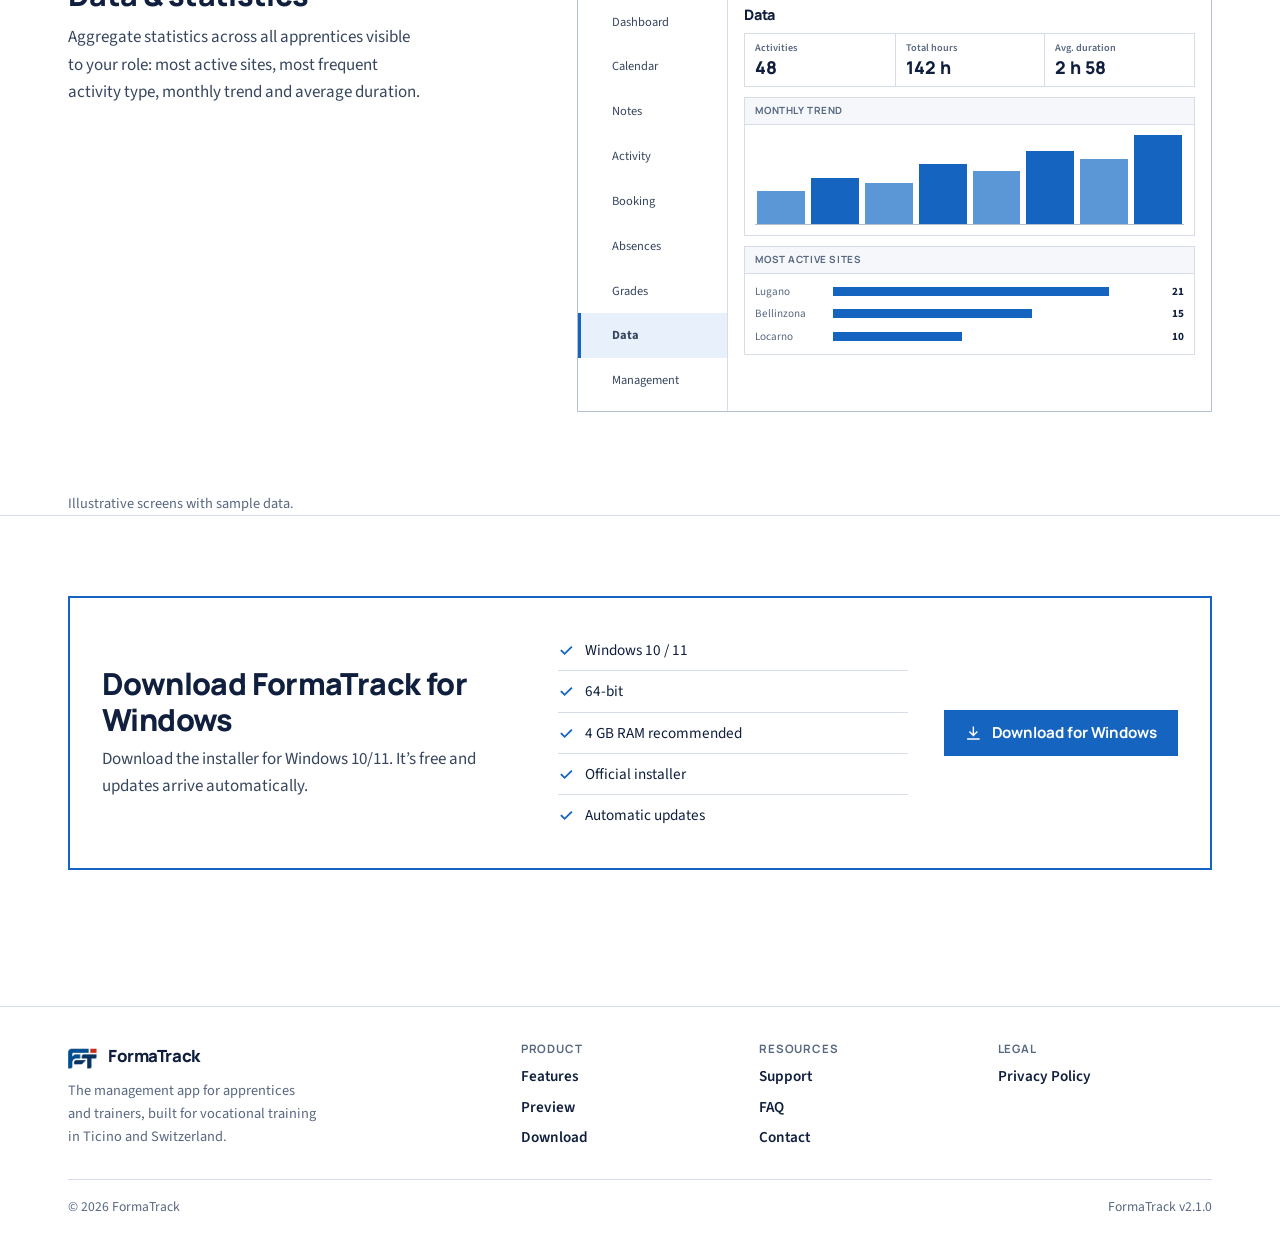
<file: anteprima.html>
<!DOCTYPE html>
<html lang="it">
<head>
<meta charset="UTF-8">
<meta name="viewport" content="width=device-width, initial-scale=1">
<title>Anteprima dell’app: calendario e registro attività | FormaTrack</title>
<meta name="description" content="Guarda l’interfaccia di FormaTrack: calendario, registro attività e statistiche aggregate per seguire gli apprendisti.">
<link rel="canonical" href="https://formatrack.ch/anteprima.html">
<meta name="robots" content="index, follow, max-image-preview:large">
<meta name="theme-color" content="#ffffff">
<link rel="icon" href="favicon.ico" sizes="any">
<link rel="icon" type="image/png" sizes="32x32" href="assets/favicon-32.png">
<link rel="apple-touch-icon" href="assets/apple-touch-icon.png">
<meta property="og:site_name" content="FormaTrack">
<meta property="og:type" content="website">
<meta property="og:locale" content="it_CH">
<meta property="og:title" content="Anteprima dell’app: calendario e registro attività | FormaTrack">
<meta property="og:description" content="Guarda l’interfaccia di FormaTrack: calendario, registro attività e statistiche aggregate per seguire gli apprendisti.">
<meta property="og:url" content="https://formatrack.ch/anteprima.html">
<meta property="og:image" content="https://formatrack.ch/assets/og-image.png">
<meta property="og:image:width" content="1200">
<meta property="og:image:height" content="630">
<meta property="og:image:alt" content="FormaTrack – gestionale per apprendisti e formatori">
<meta name="twitter:card" content="summary_large_image">
<meta name="twitter:title" content="Anteprima dell’app: calendario e registro attività | FormaTrack">
<meta name="twitter:description" content="Guarda l’interfaccia di FormaTrack: calendario, registro attività e statistiche aggregate per seguire gli apprendisti.">
<meta name="twitter:image" content="https://formatrack.ch/assets/og-image.png">
<link rel="preload" href="assets/fonts/manrope-latin.woff2" as="font" type="font/woff2" crossorigin>
<link rel="preload" href="assets/fonts/source-sans-3-latin.woff2" as="font" type="font/woff2" crossorigin>
<link rel="stylesheet" href="css/site.css">
<script type="application/ld+json">{"@context":"https://schema.org","@type":"BreadcrumbList","itemListElement":[{"@type":"ListItem","position":1,"name":"Home","item":"https://formatrack.ch/"},{"@type":"ListItem","position":2,"name":"Anteprima","item":"https://formatrack.ch/anteprima.html"}]}</script>
</head>
<body>
<svg width="0" height="0" style="position:absolute" aria-hidden="true" focusable="false"><defs><symbol id="i-arrow" viewBox="0 0 24 24"><path d="M4 12h15m-6-6 6 6-6 6"/></symbol><symbol id="i-download" viewBox="0 0 24 24"><path d="M12 3v12m0 0-5-5m5 5 5-5M4 20h16"/></symbol><symbol id="i-check" viewBox="0 0 24 24"><path d="m5 12.5 4.5 4.5L19 7.5"/></symbol></defs></svg>
<a class="skip" href="#main" data-i18n="a11y.skip">Vai al contenuto</a>
<header class="hd"><div class="wrap hd-in">
  <a class="brand" href="index.html" aria-label="FormaTrack – Home"><img src="assets/logo-mark.png" width="30" height="26" alt="">FormaTrack</a>
  <div class="hd-panel" id="site-nav">
    <nav data-i18n-aria="nav.aria" aria-label="Navigazione principale"><ul class="hd-links"><li><a href="funzionalita.html" data-i18n="nav.product">Funzionalità</a></li><li><a href="anteprima.html" aria-current="page" data-i18n="nav.preview">Anteprima</a></li><li><a href="supporto.html" data-i18n="nav.support">Supporto</a></li><li><a href="contatti.html" data-i18n="nav.contacts">Contatti</a></li></ul></nav>
    <div class="lang-group" role="group" data-i18n-aria="settings.lang.aria" aria-label="Lingua"><button class="lang-btn" type="button" data-lang="it" aria-pressed="true" lang="it">IT</button><button class="lang-btn" type="button" data-lang="en" aria-pressed="false" lang="en">EN</button><button class="lang-btn" type="button" data-lang="de" aria-pressed="false" lang="de">DE</button><button class="lang-btn" type="button" data-lang="fr" aria-pressed="false" lang="fr">FR</button></div>
  </div>
  <a class="btn btn--sm hd-cta" href="download.html"><svg class="ico " aria-hidden="true" focusable="false" viewBox="0 0 24 24"><use href="#i-download"/></svg><span data-i18n="cta.s" class="cta-s">Scarica</span><span data-i18n="home.hero.cta" class="cta-l">Scarica per Windows</span></a>
  <button class="burger" type="button" aria-expanded="false" aria-controls="site-nav" data-i18n-aria="nav.menuLabel" aria-label="Menu"><span></span><span></span><span></span></button>
</div></header>
<main id="main">
<section class="ph"><div class="wrap">
  <ol class="crumbs"><li><a href="index.html" data-i18n="nav.home">Home</a></li><li aria-current="page" data-i18n="nav.preview">Anteprima</li></ol>
  <div class="ph-grid"><h1 data-i18n="ap.h1">Anteprima dell’app FormaTrack</h1><p data-i18n="ap.lead" class="lead">Calendario, registro attività e statistiche aggregate: uno sguardo all’interfaccia di FormaTrack.</p></div>
</div></section>
<section class="sec" id="calendario"><div class="wrap"><div class="sg sg--wide">
  <div class="sh"><h2 data-i18n="screenshots.label1">Calendario</h2><p data-i18n="ap.1.d">Eventi, attività svolte e prenotazioni future convivono sullo stesso calendario e si distinguono a colpo d’occhio: le prenotazioni sono in arancione.</p><ul class="legend"><li style="--c:var(--ev)"><i></i><span data-i18n="m.ev">Evento</span></li><li style="--c:var(--act)"><i></i><span data-i18n="m.act">Attività</span></li><li style="--c:var(--book)"><i></i><span data-i18n="m.book">Prenotazione</span></li><li style="--c:var(--abs)"><i></i><span data-i18n="m.abs">Assenza</span></li></ul></div><div><figure class="ui" role="img" data-i18n-aria="m.cal.aria" aria-label="Illustrazione dell’app: calendario mensile con attività, prenotazioni ed eventi" style="margin:0"><div aria-hidden="true">
  <div class="ui-bar"><span>FormaTrack</span><span class="sync"><i></i><span data-i18n="m.sync">Sincronizzato</span></span></div>
  <div class="ui-body"><div class="ui-side"><span><span data-i18n="m.dash">Dashboard</span></span><span class="on"><span data-i18n="m.cal">Calendario</span></span><span><span data-i18n="m.notes">Note</span></span><span><span data-i18n="m.act">Attività</span></span><span><span data-i18n="m.book">Prenotazione</span></span><span><span data-i18n="m.absn">Assenze</span></span><span><span data-i18n="m.grades">Valutazioni</span></span><span><span data-i18n="m.data">Dati</span></span><span><span data-i18n="m.manage">Gestione</span></span></div><div class="ui-main"><div class="ui-top"><h4><span data-i18n="m.cal">Calendario</span> · <span data-i18n="m.month">Settembre 2026</span></h4><span class="who"><span data-i18n="m.who">Apprendista</span>: M. Rossi</span></div><div class="ui-cols ui-cols--aside"><div class="cal"><div data-i18n="m.wd1" class="wd">L</div><div data-i18n="m.wd2" class="wd">M</div><div data-i18n="m.wd3" class="wd">M</div><div data-i18n="m.wd4" class="wd">G</div><div data-i18n="m.wd5" class="wd">V</div><div data-i18n="m.wd6" class="wd">S</div><div data-i18n="m.wd7" class="wd">D</div><div class="d mut">31</div><div class="d">1<span class="ev a">08:00</span></div><div class="d">2<span class="ev a">08:00</span></div><div class="d">3<span class="ev e">14:00</span></div><div class="d">4</div><div class="d">5</div><div class="d">6</div><div class="d">7<span class="ev a">08:00</span></div><div class="d">8<span class="ev a">13:30</span></div><div class="d">9<span class="ev x"><span data-i18n="m.abs">Assenza</span></span></div><div class="d">10<span class="ev a">08:30</span></div><div class="d">11</div><div class="d">12</div><div class="d">13</div><div class="d">14<span class="ev a">08:00</span><span class="ev a">13:30</span></div><div class="d">15<span class="ev a">09:00</span></div><div class="d today">16<span class="ev a">08:30</span></div><div class="d">17<span class="ev b">09:00</span></div><div class="d">18</div><div class="d">19</div><div class="d">20</div><div class="d">21<span class="ev b">08:00</span></div><div class="d">22<span class="ev e">10:00</span></div><div class="d">23<span class="ev b">09:00</span></div><div class="d">24<span class="ev b">08:00</span></div><div class="d">25</div><div class="d">26</div><div class="d">27</div><div class="d">28<span class="ev b">13:30</span></div><div class="d">29</div><div class="d">30<span class="ev e">14:00</span></div><div class="d mut">1</div><div class="d mut">2</div><div class="d mut">3</div><div class="d mut">4</div></div><aside class="ui-aside">
  <div class="pn"><h5><span data-i18n="m.upcoming">Prossime prenotazioni</span></h5>
    <div class="pr b"><b>17.09 · 09:00</b><span><span data-i18n="m.ty.support">Assistenza</span> · Locarno</span></div>
    <div class="pr b"><b>23.09 · 09:00</b><span><span data-i18n="m.ty.train">Formazione</span> · Lugano</span></div></div>
  <div class="pn"><h5><span data-i18n="m.recent">Ultime attività</span></h5>
    <div class="pr a"><b>16.09 · 08:30</b><span><span data-i18n="m.ty.train">Formazione</span> · Lugano</span></div>
    <div class="pr a"><b>15.09 · 09:00</b><span><span data-i18n="m.ty.install">Installazione</span> · Bellinzona</span></div></div>
  <div class="pn"><h5><span data-i18n="m.grades">Valutazioni</span></h5><div style="padding:8px 10px" class="gl"><div><span><span data-i18n="b.subj1">Reti</span></span><span class="tr"><i style="--w:91.7%"></i></span><b>5.5</b></div><div><span><span data-i18n="b.subj2">Sistemi</span></span><span class="tr"><i style="--w:83.3%"></i></span><b>5.0</b></div></div></div>
</aside></div></div></div></div></figure></div></div></div></section>
<section class="sec" id="attivita"><div class="wrap"><div class="sg sg--wide">
  <div class="sh"><h2 data-i18n="screenshots.label2">Registro attività</h2><p data-i18n="ap.2.d">Per ogni attività: data, orario, tipo, sede, durata e ticket. Le prenotazioni compaiono automaticamente anche qui, senza doverle inserire due volte.</p></div><div><figure class="ui" role="img" data-i18n-aria="m.act.aria" aria-label="Illustrazione dell’app: registro attività con data, orario, tipo, sede, durata e ticket" style="margin:0"><div aria-hidden="true">
  <div class="ui-bar"><span>FormaTrack</span><span class="sync"><i></i><span data-i18n="m.sync">Sincronizzato</span></span></div>
  <div class="ui-body"><div class="ui-side"><span><span data-i18n="m.dash">Dashboard</span></span><span><span data-i18n="m.cal">Calendario</span></span><span><span data-i18n="m.notes">Note</span></span><span class="on"><span data-i18n="m.act">Attività</span></span><span><span data-i18n="m.book">Prenotazione</span></span><span><span data-i18n="m.absn">Assenze</span></span><span><span data-i18n="m.grades">Valutazioni</span></span><span><span data-i18n="m.data">Dati</span></span><span><span data-i18n="m.manage">Gestione</span></span></div><div class="ui-main"><div class="ui-top"><h4><span data-i18n="m.act">Attività</span></h4><span class="who"><span data-i18n="m.who">Apprendista</span>: M. Rossi</span></div><div class="scroll-x"><table class="tbl"><thead><tr><th><span data-i18n="m.th.date">Data</span></th><th class="hide-s"><span data-i18n="m.th.time">Orario</span></th><th><span data-i18n="m.th.type">Tipo</span></th><th><span data-i18n="m.th.site">Sede</span></th><th><span data-i18n="m.th.dur">Durata</span></th><th class="hide-s"><span data-i18n="m.th.ticket">Ticket</span></th><th></th></tr></thead><tbody>
  <tr><td>14.09</td><td class="m hide-s">08:00–12:00</td><td><span data-i18n="m.ty.support">Assistenza</span></td><td>Lugano</td><td class="m">4 h</td><td class="m hide-s">#1042</td><td><span class="st v"><span data-i18n="m.st.val">Validata</span></span></td></tr><tr><td>15.09</td><td class="m hide-s">13:30–16:00</td><td><span data-i18n="m.ty.install">Installazione</span></td><td>Bellinzona</td><td class="m">2 h 30</td><td class="m hide-s">#1047</td><td><span class="st v"><span data-i18n="m.st.val">Validata</span></span></td></tr>
  <tr><td>16.09</td><td class="m hide-s">08:30–12:00</td><td><span data-i18n="m.ty.train">Formazione</span></td><td>Lugano</td><td class="m">3 h 30</td><td class="m hide-s">—</td><td><span class="st s"><span data-i18n="m.st.sent">Inviata</span></span></td></tr><tr><td>17.09</td><td class="m hide-s">09:00–12:00</td><td><span data-i18n="m.ty.support">Assistenza</span></td><td>Locarno</td><td class="m">3 h</td><td class="m hide-s">#1051</td><td><span class="st d"><span data-i18n="m.st.draft">Bozza</span></span></td></tr></tbody></table></div></div></div></div></figure></div></div></div></section>
<section class="sec" id="dati"><div class="wrap"><div class="sg sg--wide">
  <div class="sh"><h2 data-i18n="screenshots.label3">Dati e statistiche</h2><p data-i18n="ap.3.d">Statistiche aggregate su tutti gli apprendisti visibili al tuo ruolo: sedi più attive, tipo di attività più frequente, andamento mensile e durata media.</p></div><div><figure class="ui" role="img" data-i18n-aria="m.data.aria" aria-label="Illustrazione dell’app: statistiche con andamento mensile e sedi più attive" style="margin:0"><div aria-hidden="true">
  <div class="ui-bar"><span>FormaTrack</span><span class="sync"><i></i><span data-i18n="m.sync">Sincronizzato</span></span></div>
  <div class="ui-body"><div class="ui-side"><span><span data-i18n="m.dash">Dashboard</span></span><span><span data-i18n="m.cal">Calendario</span></span><span><span data-i18n="m.notes">Note</span></span><span><span data-i18n="m.act">Attività</span></span><span><span data-i18n="m.book">Prenotazione</span></span><span><span data-i18n="m.absn">Assenze</span></span><span><span data-i18n="m.grades">Valutazioni</span></span><span class="on"><span data-i18n="m.data">Dati</span></span><span><span data-i18n="m.manage">Gestione</span></span></div><div class="ui-main"><div class="ui-top"><h4><span data-i18n="m.data">Dati</span></h4></div>
  <div class="kp"><div><small><span data-i18n="m.kpi.act">Attività</span></small><b>48</b></div><div><small><span data-i18n="m.kpi.hours">Ore totali</span></small><b>142 h</b></div><div><small><span data-i18n="m.kpi.avg">Durata media</span></small><b>2 h 58</b></div></div>
  <div class="pn"><h5><span data-i18n="m.box.month">Andamento mensile</span></h5><div style="padding:10px"><div class="bars" aria-hidden="true"><span style="--h:38%"></span><span style="--h:52%"></span><span style="--h:46%"></span><span style="--h:68%"></span><span style="--h:60%"></span><span style="--h:82%"></span><span style="--h:74%"></span><span style="--h:100%"></span></div></div></div>
  <div class="pn"><h5><span data-i18n="m.box.sites">Sedi più attive</span></h5><div style="padding:10px" class="hb"><div>Lugano<i style="--w:86%"></i><b>21</b></div><div>Bellinzona<i style="--w:62%"></i><b>15</b></div><div>Locarno<i style="--w:40%"></i><b>10</b></div></div></div></div></div></div></figure></div></div></div></section>
<div class="wrap"><p class="spec-line" data-i18n="ap.note">Schermate illustrative con dati di esempio.</p></div>
<section class="sec"><div class="wrap"><div class="dlband">
  <div><h2 data-i18n="dl.h1">Scarica FormaTrack per Windows</h2><p data-i18n="c.copy">Scarica l’installer per Windows 10/11. È gratuito e gli aggiornamenti arrivano in automatico.</p></div>
  <ul class="specs"><li><svg class="ico " aria-hidden="true" focusable="false" viewBox="0 0 24 24"><use href="#i-check"/></svg><span data-i18n="dl.r1">Windows 10 / 11</span></li><li><svg class="ico " aria-hidden="true" focusable="false" viewBox="0 0 24 24"><use href="#i-check"/></svg><span data-i18n="dl.r2">64 bit</span></li><li><svg class="ico " aria-hidden="true" focusable="false" viewBox="0 0 24 24"><use href="#i-check"/></svg><span data-i18n="dl.r3">4 GB RAM consigliati</span></li><li><svg class="ico " aria-hidden="true" focusable="false" viewBox="0 0 24 24"><use href="#i-check"/></svg><span data-i18n="download.list1">Installer ufficiale</span></li><li><svg class="ico " aria-hidden="true" focusable="false" viewBox="0 0 24 24"><use href="#i-check"/></svg><span data-i18n="download.list2">Aggiornamenti automatici</span></li></ul>
  <div><a class="btn" href="download.html"><svg class="ico " aria-hidden="true" focusable="false" viewBox="0 0 24 24"><use href="#i-download"/></svg><span data-i18n="home.hero.cta">Scarica per Windows</span></a></div>
</div></div></section>
</main>
<footer class="ft"><div class="wrap">
  <div class="ft-grid">
    <div><a class="brand" href="index.html" aria-label="FormaTrack – Home"><img src="assets/logo-mark.png" width="30" height="26" alt="" loading="lazy">FormaTrack</a><p data-i18n="ft.desc">Il gestionale per apprendisti e formatori, pensato per la formazione professionale in Ticino e in Svizzera.</p></div>
    <div><h4 data-i18n="ft.product">Prodotto</h4><ul><li><a href="funzionalita.html" data-i18n="nav.product">Funzionalità</a></li><li><a href="anteprima.html" data-i18n="nav.preview">Anteprima</a></li><li><a href="download.html" data-i18n="nav.download">Download</a></li></ul></div>
    <div><h4 data-i18n="ft.res">Risorse</h4><ul><li><a href="supporto.html" data-i18n="nav.support">Supporto</a></li><li><a href="index.html#faq" data-i18n="nav.faq">FAQ</a></li><li><a href="contatti.html" data-i18n="nav.contacts">Contatti</a></li></ul></div>
    <div><h4 data-i18n="footer.legal">Legal</h4><ul><li><a href="privacy.html" data-i18n="footer.privacy">Privacy Policy</a></li></ul></div>
  </div>
  <div class="ft-bot"><span>© 2026 FormaTrack</span><span class="download-version">FormaTrack v2.1.0</span></div>
</div></footer>
<script src="js/i18n-data.js"></script>
<script src="js/i18n-extra.js"></script>
<script src="js/i18n.js"></script>
<script src="js/site.js"></script>

</body>
</html>
</file>
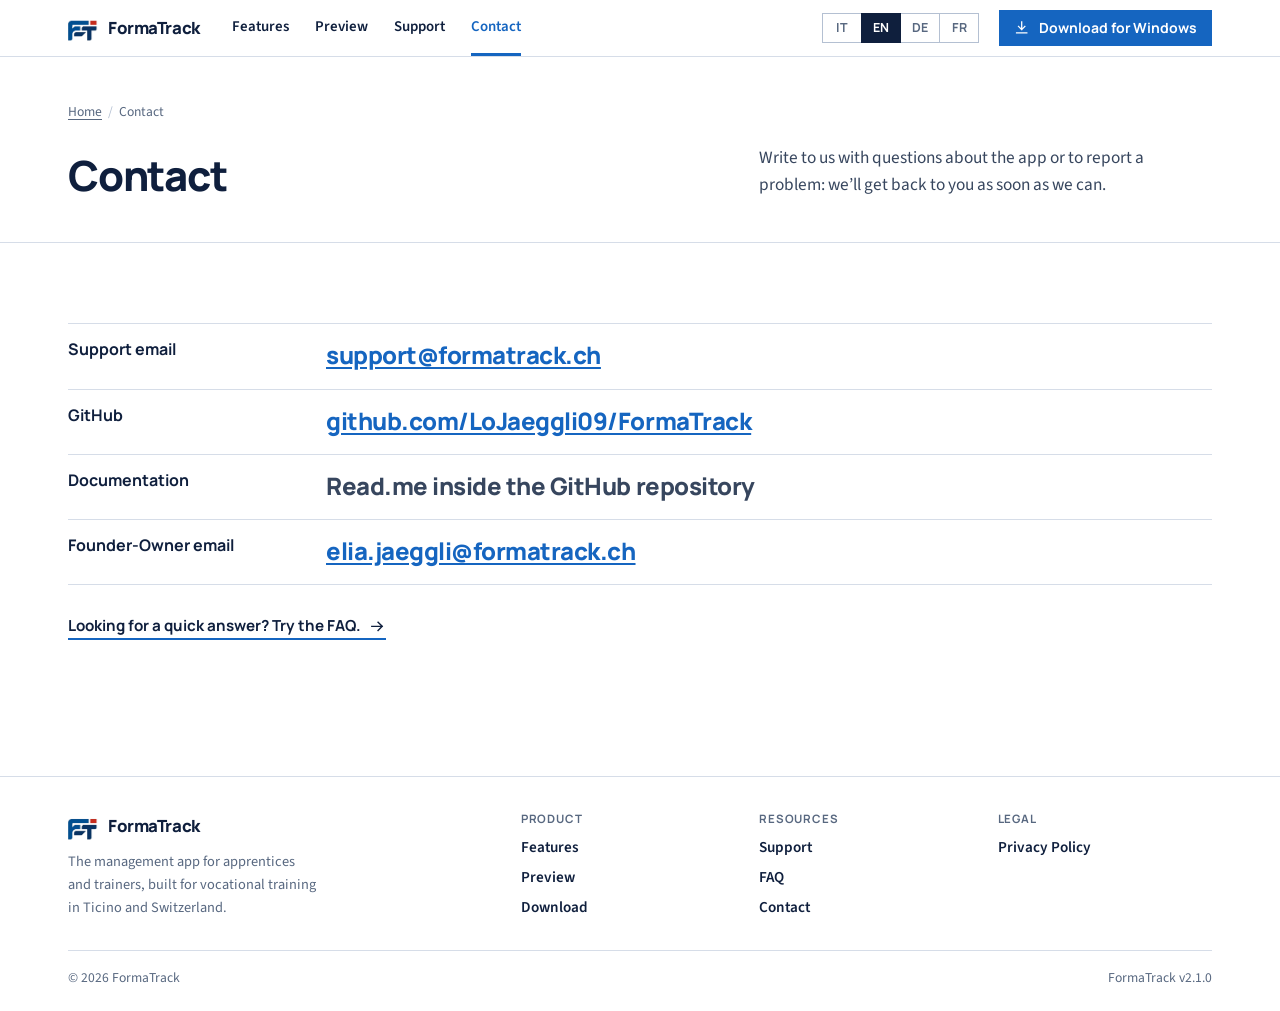
<file: contatti.html>
<!DOCTYPE html>
<html lang="it">
<head>
<meta charset="UTF-8">
<meta name="viewport" content="width=device-width, initial-scale=1">
<title>Contatti | FormaTrack</title>
<meta name="description" content="Contatta il team di FormaTrack: email di supporto, repository GitHub e contatto diretto del fondatore.">
<link rel="canonical" href="https://formatrack.ch/contatti.html">
<meta name="robots" content="index, follow, max-image-preview:large">
<meta name="theme-color" content="#ffffff">
<link rel="icon" href="favicon.ico" sizes="any">
<link rel="icon" type="image/png" sizes="32x32" href="assets/favicon-32.png">
<link rel="apple-touch-icon" href="assets/apple-touch-icon.png">
<meta property="og:site_name" content="FormaTrack">
<meta property="og:type" content="website">
<meta property="og:locale" content="it_CH">
<meta property="og:title" content="Contatti | FormaTrack">
<meta property="og:description" content="Contatta il team di FormaTrack: email di supporto, repository GitHub e contatto diretto del fondatore.">
<meta property="og:url" content="https://formatrack.ch/contatti.html">
<meta property="og:image" content="https://formatrack.ch/assets/og-image.png">
<meta property="og:image:width" content="1200">
<meta property="og:image:height" content="630">
<meta property="og:image:alt" content="FormaTrack – gestionale per apprendisti e formatori">
<meta name="twitter:card" content="summary_large_image">
<meta name="twitter:title" content="Contatti | FormaTrack">
<meta name="twitter:description" content="Contatta il team di FormaTrack: email di supporto, repository GitHub e contatto diretto del fondatore.">
<meta name="twitter:image" content="https://formatrack.ch/assets/og-image.png">
<link rel="preload" href="assets/fonts/manrope-latin.woff2" as="font" type="font/woff2" crossorigin>
<link rel="preload" href="assets/fonts/source-sans-3-latin.woff2" as="font" type="font/woff2" crossorigin>
<link rel="stylesheet" href="css/site.css">
<script type="application/ld+json">{"@context":"https://schema.org","@type":"BreadcrumbList","itemListElement":[{"@type":"ListItem","position":1,"name":"Home","item":"https://formatrack.ch/"},{"@type":"ListItem","position":2,"name":"Contatti","item":"https://formatrack.ch/contatti.html"}]}</script>
<script type="application/ld+json">{"@context":"https://schema.org","@type":"ContactPage","name":"Contatti FormaTrack","url":"https://formatrack.ch/contatti.html"}</script>
</head>
<body>
<svg width="0" height="0" style="position:absolute" aria-hidden="true" focusable="false"><defs><symbol id="i-arrow" viewBox="0 0 24 24"><path d="M4 12h15m-6-6 6 6-6 6"/></symbol><symbol id="i-download" viewBox="0 0 24 24"><path d="M12 3v12m0 0-5-5m5 5 5-5M4 20h16"/></symbol><symbol id="i-check" viewBox="0 0 24 24"><path d="m5 12.5 4.5 4.5L19 7.5"/></symbol></defs></svg>
<a class="skip" href="#main" data-i18n="a11y.skip">Vai al contenuto</a>
<header class="hd"><div class="wrap hd-in">
  <a class="brand" href="index.html" aria-label="FormaTrack – Home"><img src="assets/logo-mark.png" width="30" height="26" alt="">FormaTrack</a>
  <div class="hd-panel" id="site-nav">
    <nav data-i18n-aria="nav.aria" aria-label="Navigazione principale"><ul class="hd-links"><li><a href="funzionalita.html" data-i18n="nav.product">Funzionalità</a></li><li><a href="anteprima.html" data-i18n="nav.preview">Anteprima</a></li><li><a href="supporto.html" data-i18n="nav.support">Supporto</a></li><li><a href="contatti.html" aria-current="page" data-i18n="nav.contacts">Contatti</a></li></ul></nav>
    <div class="lang-group" role="group" data-i18n-aria="settings.lang.aria" aria-label="Lingua"><button class="lang-btn" type="button" data-lang="it" aria-pressed="true" lang="it">IT</button><button class="lang-btn" type="button" data-lang="en" aria-pressed="false" lang="en">EN</button><button class="lang-btn" type="button" data-lang="de" aria-pressed="false" lang="de">DE</button><button class="lang-btn" type="button" data-lang="fr" aria-pressed="false" lang="fr">FR</button></div>
  </div>
  <a class="btn btn--sm hd-cta" href="download.html"><svg class="ico " aria-hidden="true" focusable="false" viewBox="0 0 24 24"><use href="#i-download"/></svg><span data-i18n="cta.s" class="cta-s">Scarica</span><span data-i18n="home.hero.cta" class="cta-l">Scarica per Windows</span></a>
  <button class="burger" type="button" aria-expanded="false" aria-controls="site-nav" data-i18n-aria="nav.menuLabel" aria-label="Menu"><span></span><span></span><span></span></button>
</div></header>
<main id="main">
<section class="ph"><div class="wrap">
  <ol class="crumbs"><li><a href="index.html" data-i18n="nav.home">Home</a></li><li aria-current="page" data-i18n="nav.contacts">Contatti</li></ol>
  <div class="ph-grid"><h1 data-i18n="ct.h1">Contatti</h1><p data-i18n="ct.lead" class="lead">Scrivici per domande sull’app o per segnalare un problema: ti rispondiamo il prima possibile.</p></div>
</div></section>
<section class="sec"><div class="wrap"><dl class="dl big"><div><dt data-i18n="contacts.emailSupportLabel">Email supporto</dt><dd><a href="mailto:support@formatrack.ch">support@formatrack.ch</a></dd></div><div><dt data-i18n="contacts.githubLabel">GitHub</dt><dd><a href="https://github.com/LoJaeggli09/FormaTrack" rel="noopener">github.com/LoJaeggli09/FormaTrack</a></dd></div><div><dt data-i18n="contacts.docsLabel">Documentazione</dt><dd><b data-i18n="contacts.docsText">Read.me all'interno della REPO GitHub</b></dd></div><div><dt data-i18n="contacts.founderLabel">E-mail Founder-Owner</dt><dd><a href="mailto:elia.jaeggli@formatrack.ch">elia.jaeggli@formatrack.ch</a></dd></div></dl>
  <p style="margin-top:28px"><a class="tlink" href="supporto.html"><span data-i18n="ct.faq">Cerchi una risposta veloce? Prova le FAQ.</span><svg class="ico " aria-hidden="true" focusable="false" viewBox="0 0 24 24"><use href="#i-arrow"/></svg></a></p></div></section>
</main>
<footer class="ft"><div class="wrap">
  <div class="ft-grid">
    <div><a class="brand" href="index.html" aria-label="FormaTrack – Home"><img src="assets/logo-mark.png" width="30" height="26" alt="" loading="lazy">FormaTrack</a><p data-i18n="ft.desc">Il gestionale per apprendisti e formatori, pensato per la formazione professionale in Ticino e in Svizzera.</p></div>
    <div><h4 data-i18n="ft.product">Prodotto</h4><ul><li><a href="funzionalita.html" data-i18n="nav.product">Funzionalità</a></li><li><a href="anteprima.html" data-i18n="nav.preview">Anteprima</a></li><li><a href="download.html" data-i18n="nav.download">Download</a></li></ul></div>
    <div><h4 data-i18n="ft.res">Risorse</h4><ul><li><a href="supporto.html" data-i18n="nav.support">Supporto</a></li><li><a href="index.html#faq" data-i18n="nav.faq">FAQ</a></li><li><a href="contatti.html" data-i18n="nav.contacts">Contatti</a></li></ul></div>
    <div><h4 data-i18n="footer.legal">Legal</h4><ul><li><a href="privacy.html" data-i18n="footer.privacy">Privacy Policy</a></li></ul></div>
  </div>
  <div class="ft-bot"><span>© 2026 FormaTrack</span><span class="download-version">FormaTrack v2.1.0</span></div>
</div></footer>
<script src="js/i18n-data.js"></script>
<script src="js/i18n-extra.js"></script>
<script src="js/i18n.js"></script>
<script src="js/site.js"></script>

</body>
</html>
</file>
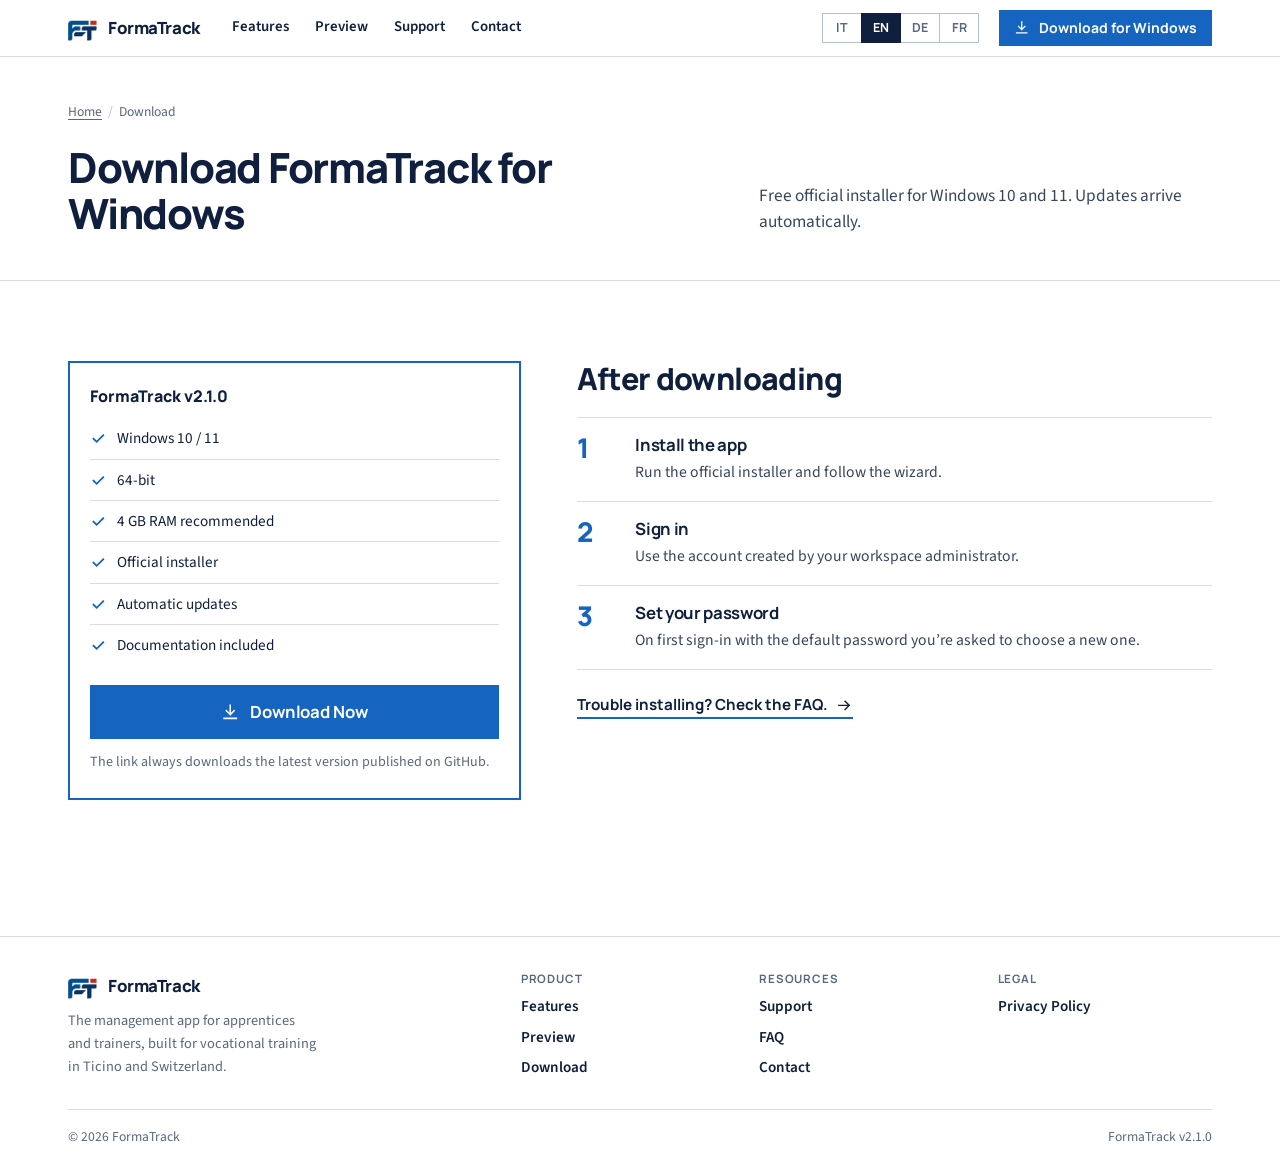
<file: download.html>
<!DOCTYPE html>
<html lang="it">
<head>
<meta charset="UTF-8">
<meta name="viewport" content="width=device-width, initial-scale=1">
<title>Download per Windows 10/11 | FormaTrack</title>
<meta name="description" content="Scarica gratis l’ultima versione di FormaTrack per Windows 10 e 11 (64 bit). Installer ufficiale con aggiornamenti automatici.">
<link rel="canonical" href="https://formatrack.ch/download.html">
<meta name="robots" content="index, follow, max-image-preview:large">
<meta name="theme-color" content="#ffffff">
<link rel="icon" href="favicon.ico" sizes="any">
<link rel="icon" type="image/png" sizes="32x32" href="assets/favicon-32.png">
<link rel="apple-touch-icon" href="assets/apple-touch-icon.png">
<meta property="og:site_name" content="FormaTrack">
<meta property="og:type" content="website">
<meta property="og:locale" content="it_CH">
<meta property="og:title" content="Download per Windows 10/11 | FormaTrack">
<meta property="og:description" content="Scarica gratis l’ultima versione di FormaTrack per Windows 10 e 11 (64 bit). Installer ufficiale con aggiornamenti automatici.">
<meta property="og:url" content="https://formatrack.ch/download.html">
<meta property="og:image" content="https://formatrack.ch/assets/og-image.png">
<meta property="og:image:width" content="1200">
<meta property="og:image:height" content="630">
<meta property="og:image:alt" content="FormaTrack – gestionale per apprendisti e formatori">
<meta name="twitter:card" content="summary_large_image">
<meta name="twitter:title" content="Download per Windows 10/11 | FormaTrack">
<meta name="twitter:description" content="Scarica gratis l’ultima versione di FormaTrack per Windows 10 e 11 (64 bit). Installer ufficiale con aggiornamenti automatici.">
<meta name="twitter:image" content="https://formatrack.ch/assets/og-image.png">
<link rel="preload" href="assets/fonts/manrope-latin.woff2" as="font" type="font/woff2" crossorigin>
<link rel="preload" href="assets/fonts/source-sans-3-latin.woff2" as="font" type="font/woff2" crossorigin>
<link rel="stylesheet" href="css/site.css">
<script type="application/ld+json">{"@context":"https://schema.org","@type":"BreadcrumbList","itemListElement":[{"@type":"ListItem","position":1,"name":"Home","item":"https://formatrack.ch/"},{"@type":"ListItem","position":2,"name":"Download","item":"https://formatrack.ch/download.html"}]}</script>
<script type="application/ld+json">{"@context":"https://schema.org","@type":"SoftwareApplication","name":"FormaTrack","applicationCategory":"BusinessApplication","operatingSystem":"Windows 10, Windows 11","softwareVersion":"2.1.0","inLanguage":["it","de","fr","en"],"url":"https://formatrack.ch/","description":"Gestionale per apprendisti e formatori: calendario, registro attività, prenotazioni, note, valutazioni e statistiche.","offers":{"@type":"Offer","price":"0","priceCurrency":"CHF"},"publisher":{"@type":"Organization","name":"FormaTrack"}}</script>
</head>
<body>
<svg width="0" height="0" style="position:absolute" aria-hidden="true" focusable="false"><defs><symbol id="i-arrow" viewBox="0 0 24 24"><path d="M4 12h15m-6-6 6 6-6 6"/></symbol><symbol id="i-download" viewBox="0 0 24 24"><path d="M12 3v12m0 0-5-5m5 5 5-5M4 20h16"/></symbol><symbol id="i-check" viewBox="0 0 24 24"><path d="m5 12.5 4.5 4.5L19 7.5"/></symbol></defs></svg>
<a class="skip" href="#main" data-i18n="a11y.skip">Vai al contenuto</a>
<header class="hd"><div class="wrap hd-in">
  <a class="brand" href="index.html" aria-label="FormaTrack – Home"><img src="assets/logo-mark.png" width="30" height="26" alt="">FormaTrack</a>
  <div class="hd-panel" id="site-nav">
    <nav data-i18n-aria="nav.aria" aria-label="Navigazione principale"><ul class="hd-links"><li><a href="funzionalita.html" data-i18n="nav.product">Funzionalità</a></li><li><a href="anteprima.html" data-i18n="nav.preview">Anteprima</a></li><li><a href="supporto.html" data-i18n="nav.support">Supporto</a></li><li><a href="contatti.html" data-i18n="nav.contacts">Contatti</a></li></ul></nav>
    <div class="lang-group" role="group" data-i18n-aria="settings.lang.aria" aria-label="Lingua"><button class="lang-btn" type="button" data-lang="it" aria-pressed="true" lang="it">IT</button><button class="lang-btn" type="button" data-lang="en" aria-pressed="false" lang="en">EN</button><button class="lang-btn" type="button" data-lang="de" aria-pressed="false" lang="de">DE</button><button class="lang-btn" type="button" data-lang="fr" aria-pressed="false" lang="fr">FR</button></div>
  </div>
  <a class="btn btn--sm hd-cta" href="download.html"><svg class="ico " aria-hidden="true" focusable="false" viewBox="0 0 24 24"><use href="#i-download"/></svg><span data-i18n="cta.s" class="cta-s">Scarica</span><span data-i18n="home.hero.cta" class="cta-l">Scarica per Windows</span></a>
  <button class="burger" type="button" aria-expanded="false" aria-controls="site-nav" data-i18n-aria="nav.menuLabel" aria-label="Menu"><span></span><span></span><span></span></button>
</div></header>
<main id="main">
<section class="ph"><div class="wrap">
  <ol class="crumbs"><li><a href="index.html" data-i18n="nav.home">Home</a></li><li aria-current="page" data-i18n="nav.download">Download</li></ol>
  <div class="ph-grid"><h1 data-i18n="dl.h1">Scarica FormaTrack per Windows</h1><p data-i18n="dl.lead" class="lead">Installer ufficiale e gratuito per Windows 10 e 11. Gli aggiornamenti arrivano in automatico.</p></div>
</div></section>
<section class="sec"><div class="wrap"><div class="sg sg--wide" style="align-items:start">
  <div class="dlcard"><span class="dl-ver download-version">FormaTrack v2.1.0</span>
    <ul class="specs"><li><svg class="ico " aria-hidden="true" focusable="false" viewBox="0 0 24 24"><use href="#i-check"/></svg><span data-i18n="dl.r1">Windows 10 / 11</span></li><li><svg class="ico " aria-hidden="true" focusable="false" viewBox="0 0 24 24"><use href="#i-check"/></svg><span data-i18n="dl.r2">64 bit</span></li><li><svg class="ico " aria-hidden="true" focusable="false" viewBox="0 0 24 24"><use href="#i-check"/></svg><span data-i18n="dl.r3">4 GB RAM consigliati</span></li><li><svg class="ico " aria-hidden="true" focusable="false" viewBox="0 0 24 24"><use href="#i-check"/></svg><span data-i18n="download.list1">Installer ufficiale</span></li><li><svg class="ico " aria-hidden="true" focusable="false" viewBox="0 0 24 24"><use href="#i-check"/></svg><span data-i18n="download.list2">Aggiornamenti automatici</span></li><li><svg class="ico " aria-hidden="true" focusable="false" viewBox="0 0 24 24"><use href="#i-check"/></svg><span data-i18n="download.list3">Documentazione inclusa</span></li></ul>
    <a class="btn download-cta" href="https://github.com/LoJaeggli09/FormaTrack/releases/latest" rel="noopener"><svg class="ico " aria-hidden="true" focusable="false" viewBox="0 0 24 24"><use href="#i-download"/></svg><span data-i18n="download.cta" class="download-label">Scarica Ora</span></a>
    <p data-i18n="download.note" class="dl-note">Il link scarica sempre l'ultima versione pubblicata su GitHub.</p></div>
  <div><h2 style="margin-bottom:20px" data-i18n="dl.after">Dopo il download</h2>
    <ol class="steps"><li><h3 data-i18n="dl.s1.t">Installa l’app</h3><p data-i18n="dl.s1.d">Avvia l’installer ufficiale e segui la procedura guidata.</p></li><li><h3 data-i18n="dl.s2.t">Accedi</h3><p data-i18n="dl.s2.d">Usa l’account creato dall’amministratore della tua area di lavoro.</p></li><li><h3 data-i18n="dl.s3.t">Imposta la tua password</h3><p data-i18n="dl.s3.d">Al primo accesso con la password predefinita ti viene chiesto di sceglierne una nuova.</p></li></ol>
    <p style="margin-top:22px"><a class="tlink" href="supporto.html"><span data-i18n="dl.help">Problemi con l’installazione? Controlla le FAQ.</span><svg class="ico " aria-hidden="true" focusable="false" viewBox="0 0 24 24"><use href="#i-arrow"/></svg></a></p></div>
</div></div></section>
</main>
<footer class="ft"><div class="wrap">
  <div class="ft-grid">
    <div><a class="brand" href="index.html" aria-label="FormaTrack – Home"><img src="assets/logo-mark.png" width="30" height="26" alt="" loading="lazy">FormaTrack</a><p data-i18n="ft.desc">Il gestionale per apprendisti e formatori, pensato per la formazione professionale in Ticino e in Svizzera.</p></div>
    <div><h4 data-i18n="ft.product">Prodotto</h4><ul><li><a href="funzionalita.html" data-i18n="nav.product">Funzionalità</a></li><li><a href="anteprima.html" data-i18n="nav.preview">Anteprima</a></li><li><a href="download.html" data-i18n="nav.download">Download</a></li></ul></div>
    <div><h4 data-i18n="ft.res">Risorse</h4><ul><li><a href="supporto.html" data-i18n="nav.support">Supporto</a></li><li><a href="index.html#faq" data-i18n="nav.faq">FAQ</a></li><li><a href="contatti.html" data-i18n="nav.contacts">Contatti</a></li></ul></div>
    <div><h4 data-i18n="footer.legal">Legal</h4><ul><li><a href="privacy.html" data-i18n="footer.privacy">Privacy Policy</a></li></ul></div>
  </div>
  <div class="ft-bot"><span>© 2026 FormaTrack</span><span class="download-version">FormaTrack v2.1.0</span></div>
</div></footer>
<script src="js/i18n-data.js"></script>
<script src="js/i18n-extra.js"></script>
<script src="js/i18n.js"></script>
<script src="js/site.js"></script>
<script src="js/download.js"></script>
</body>
</html>
</file>
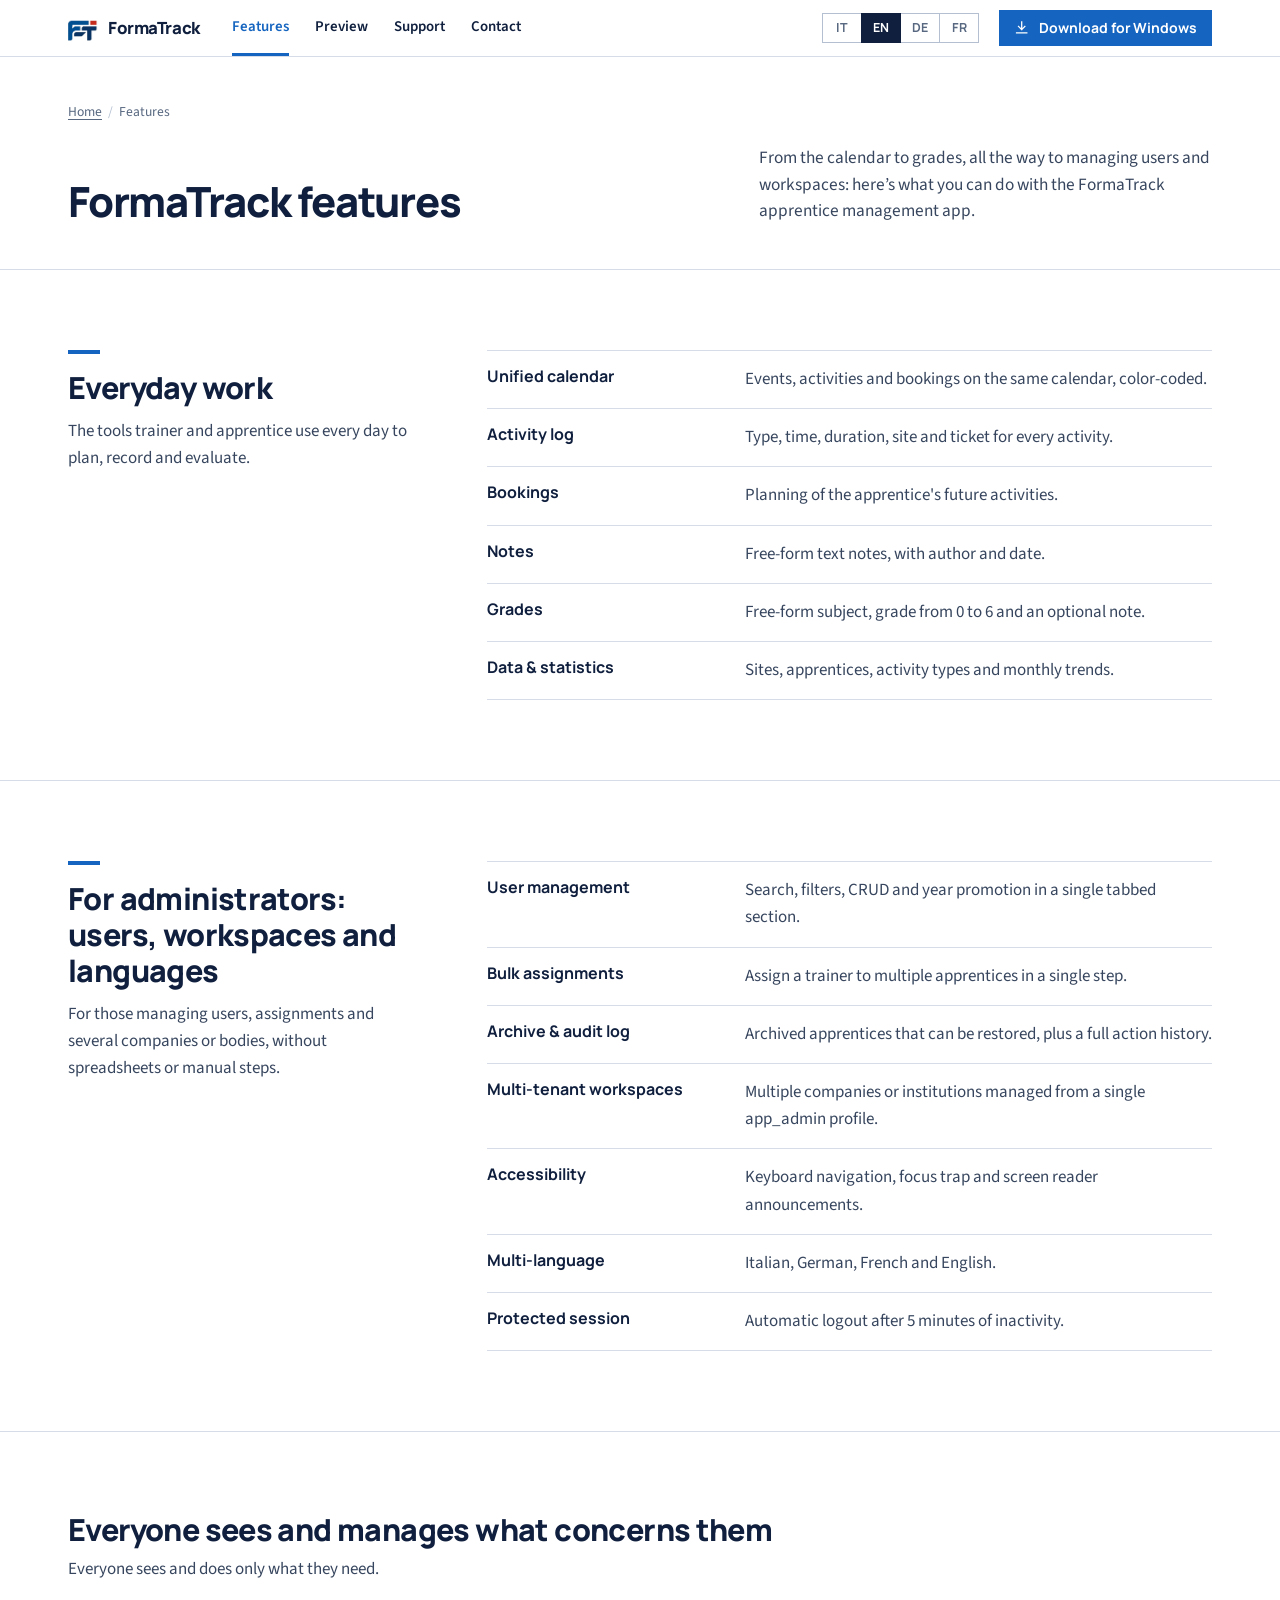
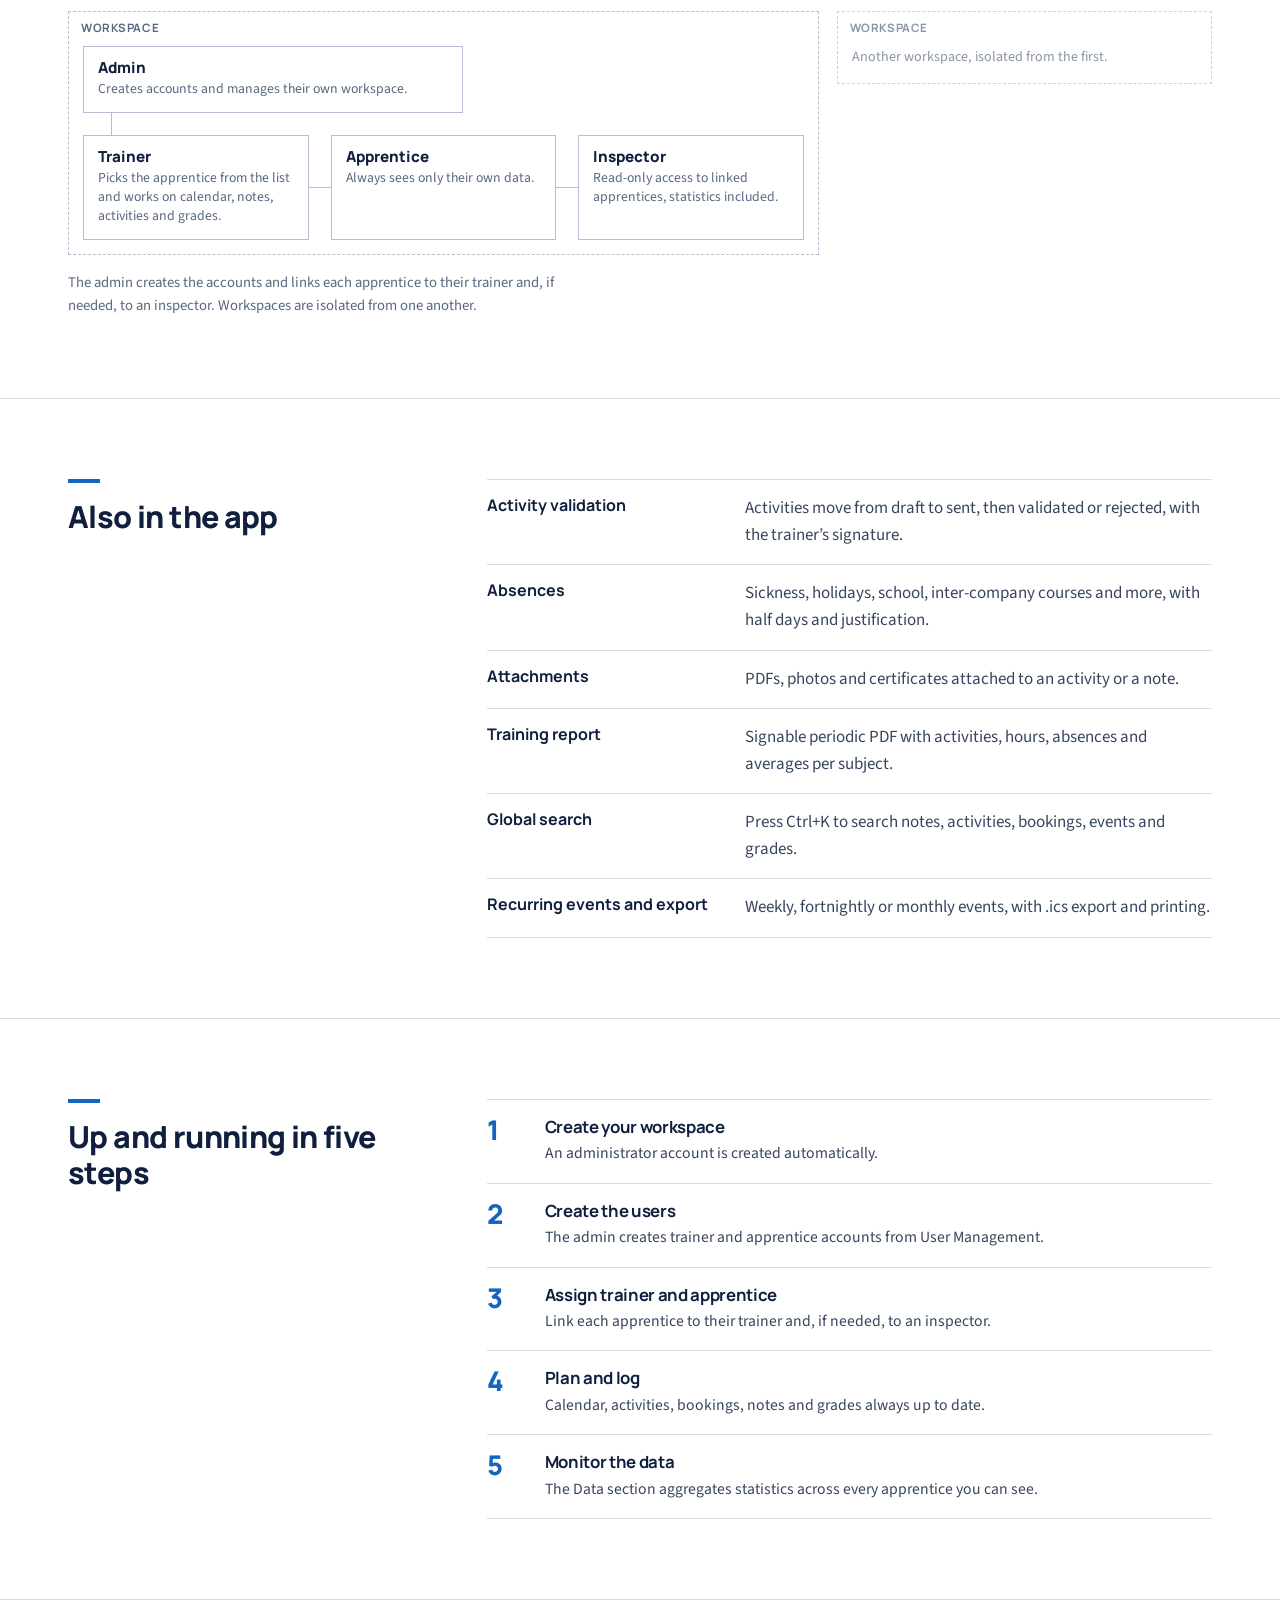
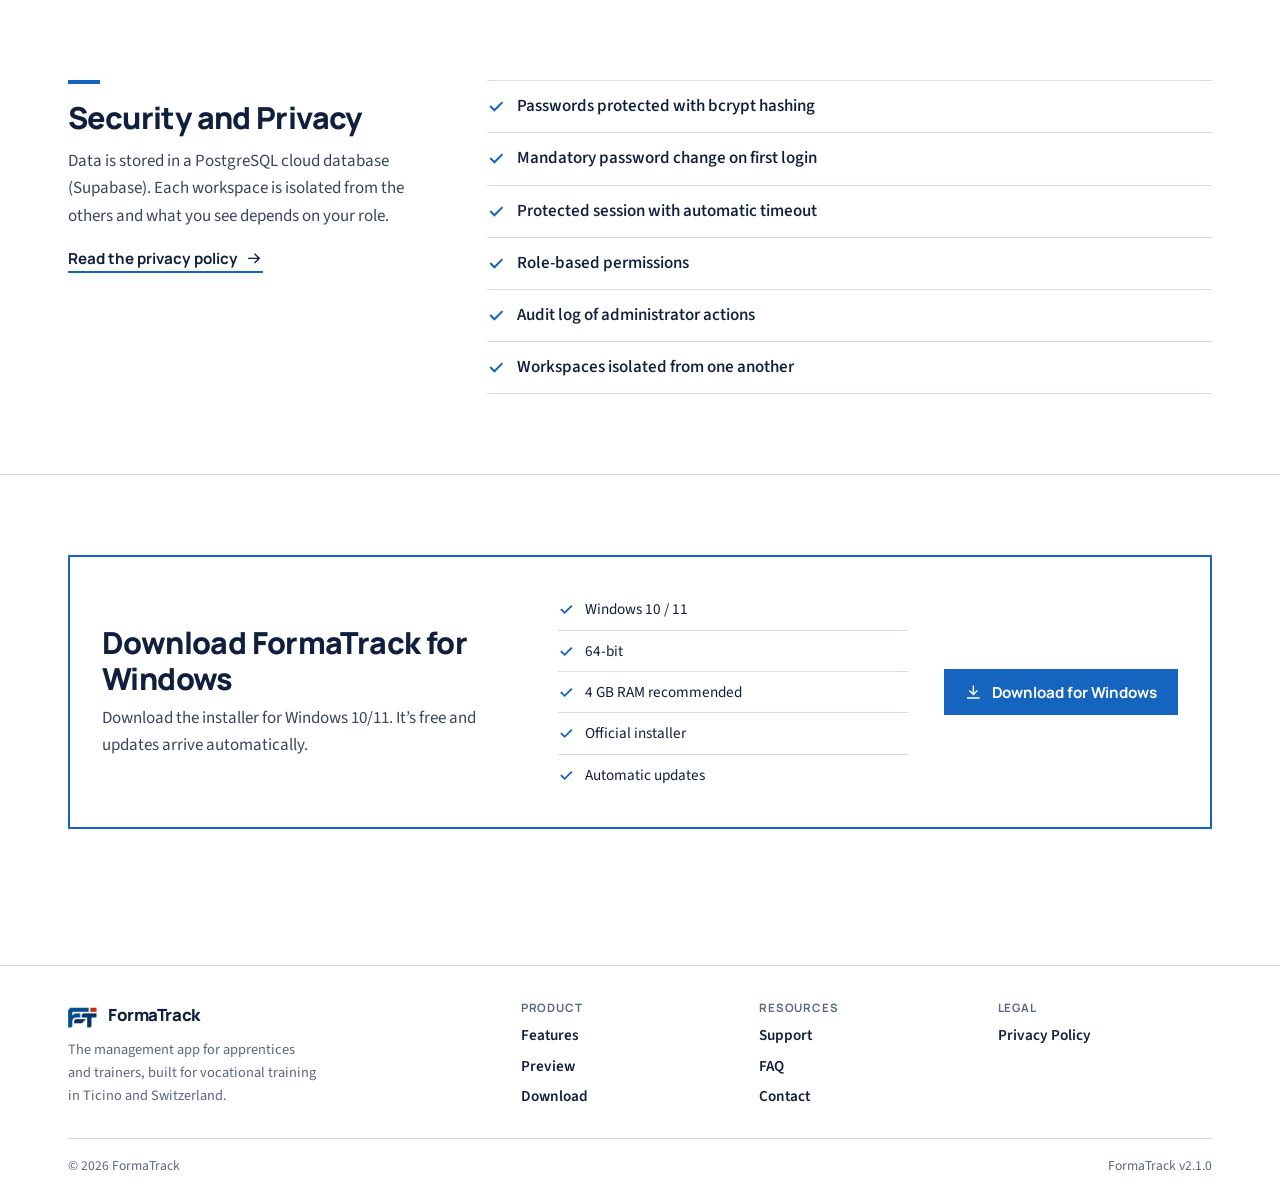
<file: funzionalita.html>
<!DOCTYPE html>
<html lang="it">
<head>
<meta charset="UTF-8">
<meta name="viewport" content="width=device-width, initial-scale=1">
<title>Funzionalità – Calendario, attività e valutazioni | FormaTrack</title>
<meta name="description" content="Calendario unificato, registro attività, prenotazioni, note, valutazioni da 0 a 6, statistiche e gestione utenti con ruoli. Scopri cosa fa FormaTrack.">
<link rel="canonical" href="https://formatrack.ch/funzionalita.html">
<meta name="robots" content="index, follow, max-image-preview:large">
<meta name="theme-color" content="#ffffff">
<link rel="icon" href="favicon.ico" sizes="any">
<link rel="icon" type="image/png" sizes="32x32" href="assets/favicon-32.png">
<link rel="apple-touch-icon" href="assets/apple-touch-icon.png">
<meta property="og:site_name" content="FormaTrack">
<meta property="og:type" content="website">
<meta property="og:locale" content="it_CH">
<meta property="og:title" content="Funzionalità – Calendario, attività e valutazioni | FormaTrack">
<meta property="og:description" content="Calendario unificato, registro attività, prenotazioni, note, valutazioni da 0 a 6, statistiche e gestione utenti con ruoli. Scopri cosa fa FormaTrack.">
<meta property="og:url" content="https://formatrack.ch/funzionalita.html">
<meta property="og:image" content="https://formatrack.ch/assets/og-image.png">
<meta property="og:image:width" content="1200">
<meta property="og:image:height" content="630">
<meta property="og:image:alt" content="FormaTrack – gestionale per apprendisti e formatori">
<meta name="twitter:card" content="summary_large_image">
<meta name="twitter:title" content="Funzionalità – Calendario, attività e valutazioni | FormaTrack">
<meta name="twitter:description" content="Calendario unificato, registro attività, prenotazioni, note, valutazioni da 0 a 6, statistiche e gestione utenti con ruoli. Scopri cosa fa FormaTrack.">
<meta name="twitter:image" content="https://formatrack.ch/assets/og-image.png">
<link rel="preload" href="assets/fonts/manrope-latin.woff2" as="font" type="font/woff2" crossorigin>
<link rel="preload" href="assets/fonts/source-sans-3-latin.woff2" as="font" type="font/woff2" crossorigin>
<link rel="stylesheet" href="css/site.css">
<script type="application/ld+json">{"@context":"https://schema.org","@type":"BreadcrumbList","itemListElement":[{"@type":"ListItem","position":1,"name":"Home","item":"https://formatrack.ch/"},{"@type":"ListItem","position":2,"name":"Funzionalità","item":"https://formatrack.ch/funzionalita.html"}]}</script>
</head>
<body>
<svg width="0" height="0" style="position:absolute" aria-hidden="true" focusable="false"><defs><symbol id="i-arrow" viewBox="0 0 24 24"><path d="M4 12h15m-6-6 6 6-6 6"/></symbol><symbol id="i-download" viewBox="0 0 24 24"><path d="M12 3v12m0 0-5-5m5 5 5-5M4 20h16"/></symbol><symbol id="i-check" viewBox="0 0 24 24"><path d="m5 12.5 4.5 4.5L19 7.5"/></symbol></defs></svg>
<a class="skip" href="#main" data-i18n="a11y.skip">Vai al contenuto</a>
<header class="hd"><div class="wrap hd-in">
  <a class="brand" href="index.html" aria-label="FormaTrack – Home"><img src="assets/logo-mark.png" width="30" height="26" alt="">FormaTrack</a>
  <div class="hd-panel" id="site-nav">
    <nav data-i18n-aria="nav.aria" aria-label="Navigazione principale"><ul class="hd-links"><li><a href="funzionalita.html" aria-current="page" data-i18n="nav.product">Funzionalità</a></li><li><a href="anteprima.html" data-i18n="nav.preview">Anteprima</a></li><li><a href="supporto.html" data-i18n="nav.support">Supporto</a></li><li><a href="contatti.html" data-i18n="nav.contacts">Contatti</a></li></ul></nav>
    <div class="lang-group" role="group" data-i18n-aria="settings.lang.aria" aria-label="Lingua"><button class="lang-btn" type="button" data-lang="it" aria-pressed="true" lang="it">IT</button><button class="lang-btn" type="button" data-lang="en" aria-pressed="false" lang="en">EN</button><button class="lang-btn" type="button" data-lang="de" aria-pressed="false" lang="de">DE</button><button class="lang-btn" type="button" data-lang="fr" aria-pressed="false" lang="fr">FR</button></div>
  </div>
  <a class="btn btn--sm hd-cta" href="download.html"><svg class="ico " aria-hidden="true" focusable="false" viewBox="0 0 24 24"><use href="#i-download"/></svg><span data-i18n="cta.s" class="cta-s">Scarica</span><span data-i18n="home.hero.cta" class="cta-l">Scarica per Windows</span></a>
  <button class="burger" type="button" aria-expanded="false" aria-controls="site-nav" data-i18n-aria="nav.menuLabel" aria-label="Menu"><span></span><span></span><span></span></button>
</div></header>
<main id="main">
<section class="ph"><div class="wrap">
  <ol class="crumbs"><li><a href="index.html" data-i18n="nav.home">Home</a></li><li aria-current="page" data-i18n="nav.product">Funzionalità</li></ol>
  <div class="ph-grid"><h1 data-i18n="fp.h1">Funzionalità di FormaTrack</h1><p data-i18n="fp.lead" class="lead">Dal calendario alle valutazioni, fino alla gestione di utenti e aree di lavoro: ecco cosa puoi fare con il gestionale per apprendisti FormaTrack.</p></div>
</div></section>
<section class="sec" id="quotidiano"><div class="wrap"><div class="sg"><div class="sh"><h2 data-i18n="fp.g1.t">Il lavoro di ogni giorno</h2><p data-i18n="fp.g1.d">Gli strumenti che formatore e apprendista usano ogni giorno per pianificare, registrare e valutare.</p></div><dl class="dl"><div><dt data-i18n="product.features.card1.title">Calendario unificato</dt><dd data-i18n="product.features.card1.desc">Eventi, attività e prenotazioni sullo stesso calendario, distinti per colore.</dd></div><div><dt data-i18n="product.features.card2.title">Registro attività</dt><dd data-i18n="product.features.card2.desc">Tipo, orario, durata, sede e ticket per ogni attività svolta.</dd></div><div><dt data-i18n="product.features.card3.title">Prenotazioni</dt><dd data-i18n="product.features.card3.desc">Pianificazione di attività future per l'apprendista.</dd></div><div><dt data-i18n="product.features.card4.title">Note</dt><dd data-i18n="product.features.card4.desc">Annotazioni testuali libere, con autore e data.</dd></div><div><dt data-i18n="product.features.card5.title">Valutazioni</dt><dd data-i18n="product.features.card5.desc">Materia libera, voto da 0 a 6 e nota opzionale.</dd></div><div><dt data-i18n="product.features.card6.title">Dati e statistiche</dt><dd data-i18n="product.features.card6.desc">Sedi, apprendisti, tipi di attività e andamento mensile.</dd></div></dl></div></div></section>
<section class="sec" id="amministrazione"><div class="wrap"><div class="sg"><div class="sh"><h2 data-i18n="ad.title">Per chi amministra: utenti, aree di lavoro e lingue</h2><p data-i18n="fp.g2.d">Per chi gestisce utenti, assegnazioni e più aziende o enti, senza fogli di calcolo e senza passaggi manuali.</p></div><dl class="dl"><div><dt data-i18n="product.features.card7.title">Gestione Utenti</dt><dd data-i18n="product.features.card7.desc">Ricerca, filtri, CRUD e promozione anno in un'unica sezione a tab.</dd></div><div><dt data-i18n="product.features.card8.title">Assegnazioni Bulk</dt><dd data-i18n="product.features.card8.desc">Assegna un formatore a più apprendisti in un solo passaggio.</dd></div><div><dt data-i18n="product.features.card9.title">Archivio e Log Audit</dt><dd data-i18n="product.features.card9.desc">Apprendisti archiviati ripristinabili e storico delle azioni.</dd></div><div><dt data-i18n="product.features.card10.title">Aree di lavoro multi-tenant</dt><dd data-i18n="product.features.card10.desc">Più aziende o enti gestiti da un unico profilo app_admin.</dd></div><div><dt data-i18n="product.features.card12.title">Accessibilità</dt><dd data-i18n="product.features.card12.desc">Navigazione da tastiera, focus trap e annunci screen reader.</dd></div><div><dt data-i18n="product.features.card13.title">Multilingua</dt><dd data-i18n="product.features.card13.desc">Italiano, tedesco, francese e inglese.</dd></div><div><dt data-i18n="product.features.card14.title">Sessione protetta</dt><dd data-i18n="product.features.card14.desc">Logout automatico dopo 5 minuti di inattività.</dd></div></dl></div></div></section>
<section class="sec" id="ruoli"><div class="wrap"><h2 style="margin-bottom:8px" data-i18n="ro.title">Ogni persona vede e gestisce ciò che le compete</h2><p style="margin-bottom:28px;max-width:60ch" data-i18n="fp.g3.d">Ognuno vede e fa solo ciò che gli serve.</p><div class="tree">
  <div class="tree-top">
    <div class="ws"><span class="tag" data-i18n="ro.ws">Area di lavoro</span>
      <div class="tn"><b data-i18n="r.4">Admin</b><span data-i18n="fp.r4">Crea gli account e gestisce la propria area di lavoro.</span></div><div class="vl"></div>
      <div class="ws-row"><div class="tn"><b data-i18n="r.2">Formatore</b><span data-i18n="fp.r2">Sceglie l’apprendista dall’elenco e lavora su calendario, note, attività e valutazioni.</span></div><div class="hl"></div><div class="tn"><b data-i18n="r.1">Apprendista</b><span data-i18n="fp.r1">Vede sempre e solo i propri dati.</span></div><div class="hl"></div><div class="tn"><b data-i18n="r.3">Ispettore</b><span data-i18n="a.d4b">Accesso in sola lettura agli apprendisti collegati, statistiche comprese.</span></div></div></div>
    <div class="ws ws--ghost"><span class="tag" data-i18n="ro.ws">Area di lavoro</span><p style="font-size:.88rem;color:var(--ink-3)" data-i18n="ro.ws2">Un’altra area di lavoro, isolata dalla prima.</p></div>
  </div>
  <p data-i18n="ro.note" class="tree-note">L’admin crea gli account e collega ogni apprendista al proprio formatore e, se serve, a un ispettore. Le aree di lavoro sono isolate tra loro.</p>
</div></div></section>
<section class="sec" id="altro"><div class="wrap"><div class="sg"><div class="sh"><h2 data-i18n="mo.title">Altro nell’app</h2></div><dl class="dl"><div><dt data-i18n="mo.1.t">Validazione delle attività</dt><dd data-i18n="mo.1.d">Le attività passano da bozza a inviata e poi validata o respinta, con la firma del formatore.</dd></div><div><dt data-i18n="mo.2.t">Assenze</dt><dd data-i18n="mo.2.d">Malattia, vacanze, scuola, corsi interaziendali e altro, con mezze giornate e giustificativo.</dd></div><div><dt data-i18n="mo.3.t">Allegati</dt><dd data-i18n="mo.3.d">PDF, foto e certificati collegati a un’attività o a una nota.</dd></div><div><dt data-i18n="mo.4.t">Rapporto di formazione</dt><dd data-i18n="mo.4.d">PDF periodico firmabile con attività, ore, assenze e medie per materia.</dd></div><div><dt data-i18n="mo.5.t">Ricerca globale</dt><dd data-i18n="mo.5.d">Con Ctrl+K cerchi in note, attività, prenotazioni, eventi e valutazioni.</dd></div><div><dt data-i18n="mo.6.t">Eventi ricorrenti ed export</dt><dd data-i18n="mo.6.d">Eventi settimanali, quindicinali o mensili, con esportazione .ics e stampa.</dd></div></dl></div></div></section>
<section class="sec" id="come-iniziare"><div class="wrap"><div class="sg"><div class="sh"><h2 data-i18n="w.title">Operativo in cinque passi</h2></div><ol class="steps"><li><h3 data-i18n="product.howto.step1.title">Crea la tua area di lavoro</h3><p data-i18n="product.howto.step1.desc">Viene creato automaticamente un account amministratore.</p></li><li><h3 data-i18n="product.howto.step2.title">Crea gli utenti</h3><p data-i18n="product.howto.step2.desc">L'admin crea gli account formatore e apprendista dalla Gestione Utenti.</p></li><li><h3 data-i18n="product.howto.step3.title">Assegna formatore e apprendista</h3><p data-i18n="product.howto.step3.desc">Collega ogni apprendista al proprio formatore e, se serve, a un ispettore.</p></li><li><h3 data-i18n="product.howto.step4.title">Pianifica e registra</h3><p data-i18n="product.howto.step4.desc">Calendario, attività, prenotazioni, note e valutazioni sempre aggiornati.</p></li><li><h3 data-i18n="product.howto.step5.title">Monitora i dati</h3><p data-i18n="product.howto.step5.desc">La sezione Dati aggrega le statistiche su tutti gli apprendisti visibili.</p></li></ol></div></div></section>
<section class="sec" id="sicurezza"><div class="wrap"><div class="sg"><div class="sh"><h2 data-i18n="product.security.title">Sicurezza e Privacy</h2><p data-i18n="sc.copy">I dati sono salvati su un database cloud PostgreSQL (Supabase). Ogni area di lavoro è isolata dalle altre e ciò che vedi dipende dal tuo ruolo.</p><a class="tlink" href="privacy.html"><span data-i18n="sc.link">Leggi la privacy policy</span><svg class="ico " aria-hidden="true" focusable="false" viewBox="0 0 24 24"><use href="#i-arrow"/></svg></a></div><ul class="checks"><li><svg class="ico " aria-hidden="true" focusable="false" viewBox="0 0 24 24"><use href="#i-check"/></svg><span data-i18n="product.security.card1">Password protette con hashing bcrypt</span></li><li><svg class="ico " aria-hidden="true" focusable="false" viewBox="0 0 24 24"><use href="#i-check"/></svg><span data-i18n="product.security.card2">Cambio password obbligatorio al primo accesso</span></li><li><svg class="ico " aria-hidden="true" focusable="false" viewBox="0 0 24 24"><use href="#i-check"/></svg><span data-i18n="product.security.card3">Sessione protetta con timeout automatico</span></li><li><svg class="ico " aria-hidden="true" focusable="false" viewBox="0 0 24 24"><use href="#i-check"/></svg><span data-i18n="product.security.card4">Permessi differenziati per ruolo</span></li><li><svg class="ico " aria-hidden="true" focusable="false" viewBox="0 0 24 24"><use href="#i-check"/></svg><span data-i18n="product.security.card5">Log Audit delle azioni degli amministratori</span></li><li><svg class="ico " aria-hidden="true" focusable="false" viewBox="0 0 24 24"><use href="#i-check"/></svg><span data-i18n="product.security.card6">Aree di lavoro isolate tra loro</span></li></ul></div></div></section>
<section class="sec"><div class="wrap"><div class="dlband">
  <div><h2 data-i18n="dl.h1">Scarica FormaTrack per Windows</h2><p data-i18n="c.copy">Scarica l’installer per Windows 10/11. È gratuito e gli aggiornamenti arrivano in automatico.</p></div>
  <ul class="specs"><li><svg class="ico " aria-hidden="true" focusable="false" viewBox="0 0 24 24"><use href="#i-check"/></svg><span data-i18n="dl.r1">Windows 10 / 11</span></li><li><svg class="ico " aria-hidden="true" focusable="false" viewBox="0 0 24 24"><use href="#i-check"/></svg><span data-i18n="dl.r2">64 bit</span></li><li><svg class="ico " aria-hidden="true" focusable="false" viewBox="0 0 24 24"><use href="#i-check"/></svg><span data-i18n="dl.r3">4 GB RAM consigliati</span></li><li><svg class="ico " aria-hidden="true" focusable="false" viewBox="0 0 24 24"><use href="#i-check"/></svg><span data-i18n="download.list1">Installer ufficiale</span></li><li><svg class="ico " aria-hidden="true" focusable="false" viewBox="0 0 24 24"><use href="#i-check"/></svg><span data-i18n="download.list2">Aggiornamenti automatici</span></li></ul>
  <div><a class="btn" href="download.html"><svg class="ico " aria-hidden="true" focusable="false" viewBox="0 0 24 24"><use href="#i-download"/></svg><span data-i18n="home.hero.cta">Scarica per Windows</span></a></div>
</div></div></section>
</main>
<footer class="ft"><div class="wrap">
  <div class="ft-grid">
    <div><a class="brand" href="index.html" aria-label="FormaTrack – Home"><img src="assets/logo-mark.png" width="30" height="26" alt="" loading="lazy">FormaTrack</a><p data-i18n="ft.desc">Il gestionale per apprendisti e formatori, pensato per la formazione professionale in Ticino e in Svizzera.</p></div>
    <div><h4 data-i18n="ft.product">Prodotto</h4><ul><li><a href="funzionalita.html" data-i18n="nav.product">Funzionalità</a></li><li><a href="anteprima.html" data-i18n="nav.preview">Anteprima</a></li><li><a href="download.html" data-i18n="nav.download">Download</a></li></ul></div>
    <div><h4 data-i18n="ft.res">Risorse</h4><ul><li><a href="supporto.html" data-i18n="nav.support">Supporto</a></li><li><a href="index.html#faq" data-i18n="nav.faq">FAQ</a></li><li><a href="contatti.html" data-i18n="nav.contacts">Contatti</a></li></ul></div>
    <div><h4 data-i18n="footer.legal">Legal</h4><ul><li><a href="privacy.html" data-i18n="footer.privacy">Privacy Policy</a></li></ul></div>
  </div>
  <div class="ft-bot"><span>© 2026 FormaTrack</span><span class="download-version">FormaTrack v2.1.0</span></div>
</div></footer>
<script src="js/i18n-data.js"></script>
<script src="js/i18n-extra.js"></script>
<script src="js/i18n.js"></script>
<script src="js/site.js"></script>

</body>
</html>
</file>
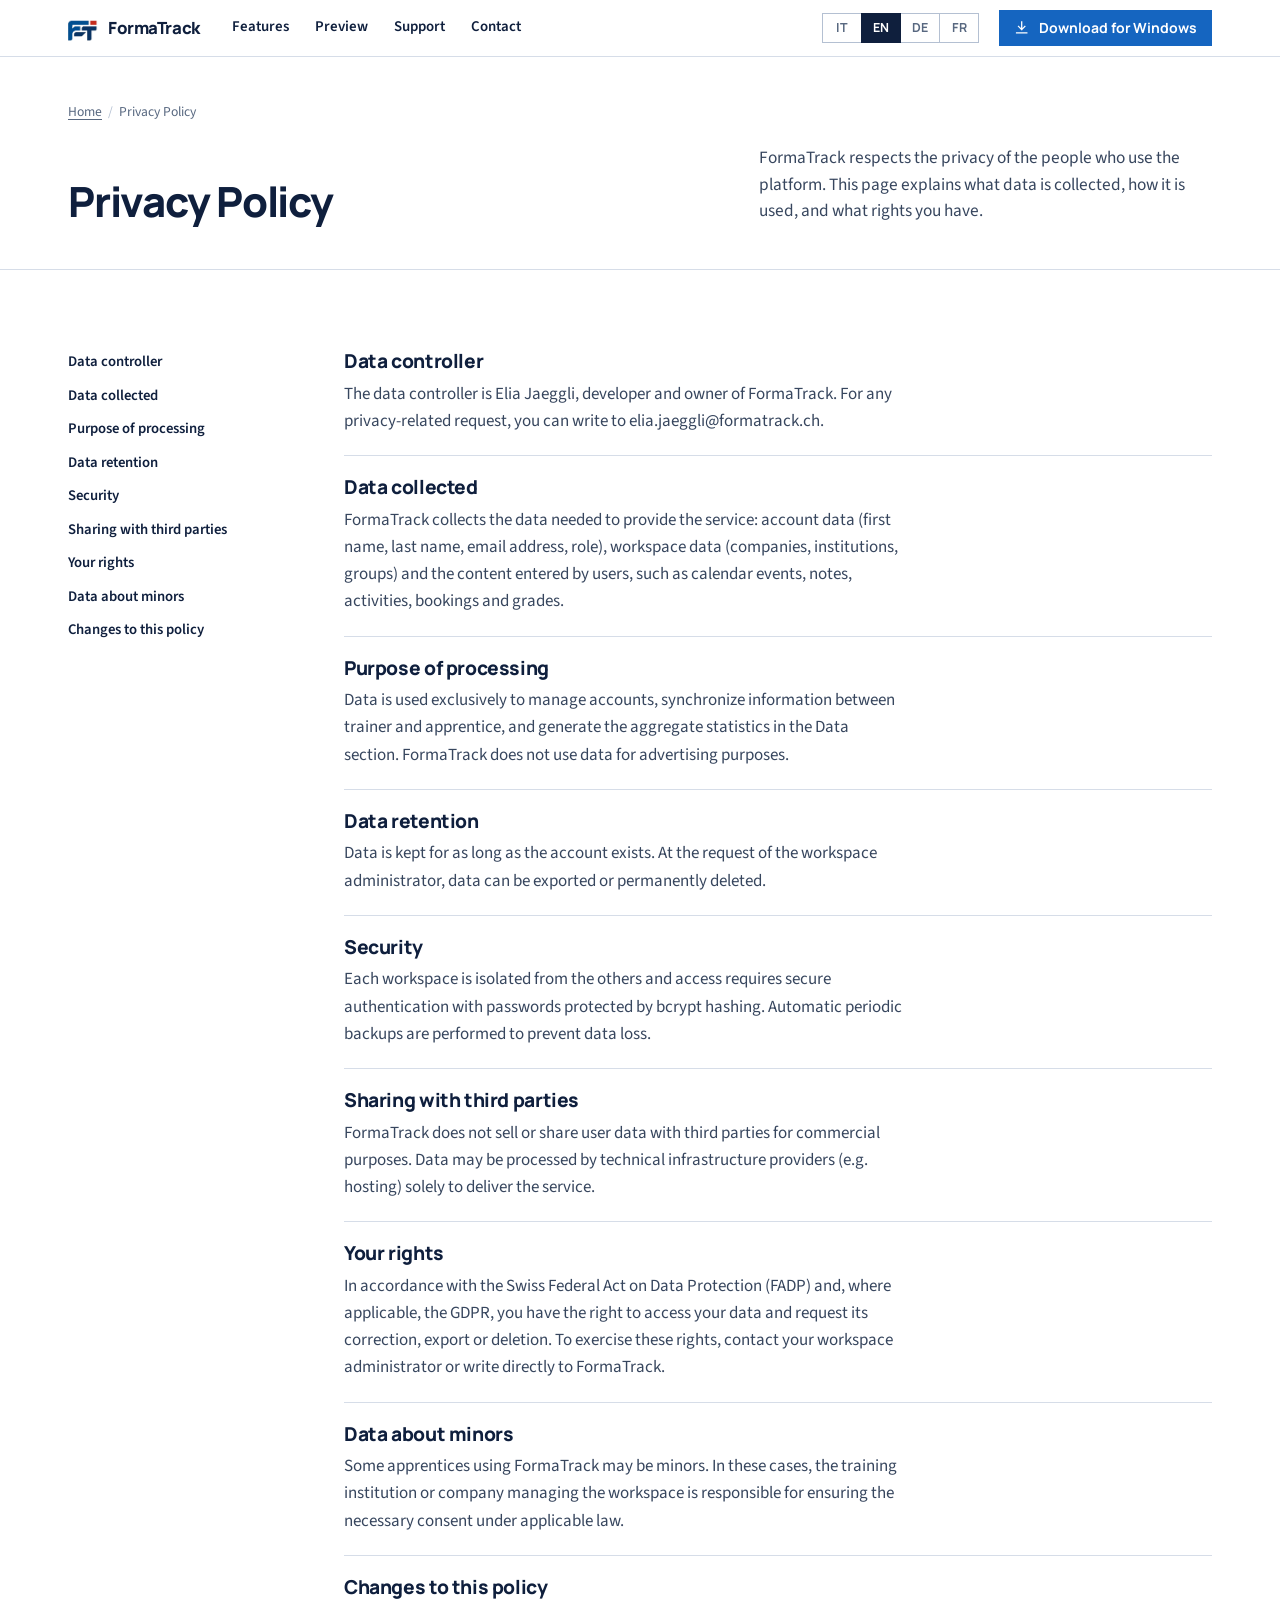
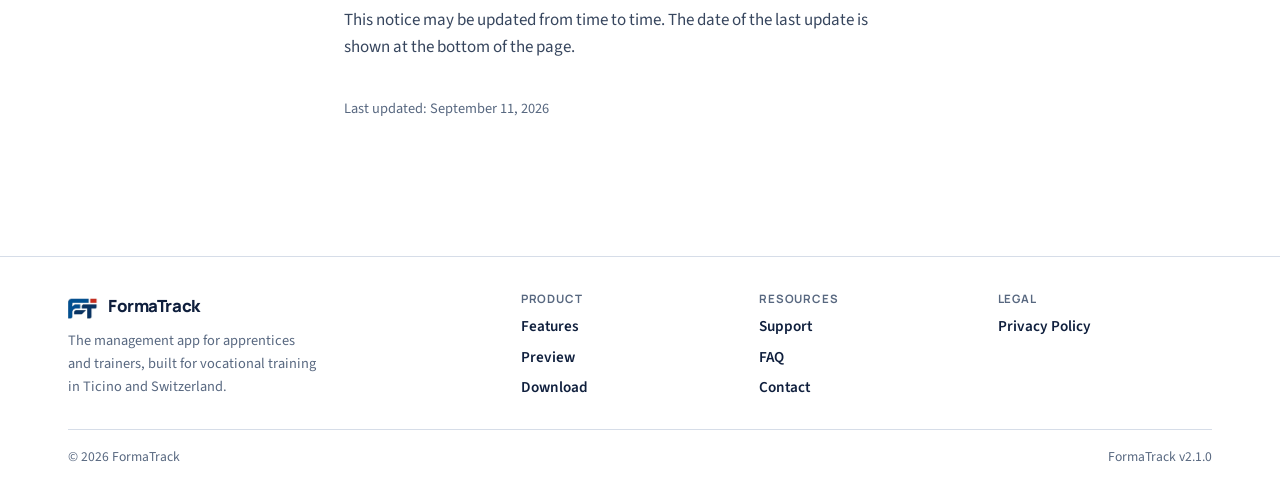
<file: privacy.html>
<!DOCTYPE html>
<html lang="it">
<head>
<meta charset="UTF-8">
<meta name="viewport" content="width=device-width, initial-scale=1">
<title>Privacy Policy | FormaTrack</title>
<meta name="description" content="Quali dati raccoglie FormaTrack, come li usa e quali diritti hai secondo la Legge federale sulla protezione dei dati (LPD) e il GDPR.">
<link rel="canonical" href="https://formatrack.ch/privacy.html">
<meta name="robots" content="index, follow, max-image-preview:large">
<meta name="theme-color" content="#ffffff">
<link rel="icon" href="favicon.ico" sizes="any">
<link rel="icon" type="image/png" sizes="32x32" href="assets/favicon-32.png">
<link rel="apple-touch-icon" href="assets/apple-touch-icon.png">
<meta property="og:site_name" content="FormaTrack">
<meta property="og:type" content="website">
<meta property="og:locale" content="it_CH">
<meta property="og:title" content="Privacy Policy | FormaTrack">
<meta property="og:description" content="Quali dati raccoglie FormaTrack, come li usa e quali diritti hai secondo la Legge federale sulla protezione dei dati (LPD) e il GDPR.">
<meta property="og:url" content="https://formatrack.ch/privacy.html">
<meta property="og:image" content="https://formatrack.ch/assets/og-image.png">
<meta property="og:image:width" content="1200">
<meta property="og:image:height" content="630">
<meta property="og:image:alt" content="FormaTrack – gestionale per apprendisti e formatori">
<meta name="twitter:card" content="summary_large_image">
<meta name="twitter:title" content="Privacy Policy | FormaTrack">
<meta name="twitter:description" content="Quali dati raccoglie FormaTrack, come li usa e quali diritti hai secondo la Legge federale sulla protezione dei dati (LPD) e il GDPR.">
<meta name="twitter:image" content="https://formatrack.ch/assets/og-image.png">
<link rel="preload" href="assets/fonts/manrope-latin.woff2" as="font" type="font/woff2" crossorigin>
<link rel="preload" href="assets/fonts/source-sans-3-latin.woff2" as="font" type="font/woff2" crossorigin>
<link rel="stylesheet" href="css/site.css">
<script type="application/ld+json">{"@context":"https://schema.org","@type":"BreadcrumbList","itemListElement":[{"@type":"ListItem","position":1,"name":"Home","item":"https://formatrack.ch/"},{"@type":"ListItem","position":2,"name":"Privacy Policy","item":"https://formatrack.ch/privacy.html"}]}</script>
</head>
<body>
<svg width="0" height="0" style="position:absolute" aria-hidden="true" focusable="false"><defs><symbol id="i-arrow" viewBox="0 0 24 24"><path d="M4 12h15m-6-6 6 6-6 6"/></symbol><symbol id="i-download" viewBox="0 0 24 24"><path d="M12 3v12m0 0-5-5m5 5 5-5M4 20h16"/></symbol><symbol id="i-check" viewBox="0 0 24 24"><path d="m5 12.5 4.5 4.5L19 7.5"/></symbol></defs></svg>
<a class="skip" href="#main" data-i18n="a11y.skip">Vai al contenuto</a>
<header class="hd"><div class="wrap hd-in">
  <a class="brand" href="index.html" aria-label="FormaTrack – Home"><img src="assets/logo-mark.png" width="30" height="26" alt="">FormaTrack</a>
  <div class="hd-panel" id="site-nav">
    <nav data-i18n-aria="nav.aria" aria-label="Navigazione principale"><ul class="hd-links"><li><a href="funzionalita.html" data-i18n="nav.product">Funzionalità</a></li><li><a href="anteprima.html" data-i18n="nav.preview">Anteprima</a></li><li><a href="supporto.html" data-i18n="nav.support">Supporto</a></li><li><a href="contatti.html" data-i18n="nav.contacts">Contatti</a></li></ul></nav>
    <div class="lang-group" role="group" data-i18n-aria="settings.lang.aria" aria-label="Lingua"><button class="lang-btn" type="button" data-lang="it" aria-pressed="true" lang="it">IT</button><button class="lang-btn" type="button" data-lang="en" aria-pressed="false" lang="en">EN</button><button class="lang-btn" type="button" data-lang="de" aria-pressed="false" lang="de">DE</button><button class="lang-btn" type="button" data-lang="fr" aria-pressed="false" lang="fr">FR</button></div>
  </div>
  <a class="btn btn--sm hd-cta" href="download.html"><svg class="ico " aria-hidden="true" focusable="false" viewBox="0 0 24 24"><use href="#i-download"/></svg><span data-i18n="cta.s" class="cta-s">Scarica</span><span data-i18n="home.hero.cta" class="cta-l">Scarica per Windows</span></a>
  <button class="burger" type="button" aria-expanded="false" aria-controls="site-nav" data-i18n-aria="nav.menuLabel" aria-label="Menu"><span></span><span></span><span></span></button>
</div></header>
<main id="main">
<section class="ph"><div class="wrap">
  <ol class="crumbs"><li><a href="index.html" data-i18n="nav.home">Home</a></li><li aria-current="page" data-i18n="footer.privacy">Privacy Policy</li></ol>
  <div class="ph-grid"><h1 data-i18n="privacy.title">Privacy Policy</h1><p data-i18n="privacy.intro" class="lead">FormaTrack rispetta la privacy delle persone che utilizzano la piattaforma. Questa pagina spiega quali dati vengono raccolti, come vengono utilizzati e quali diritti hai a riguardo.</p></div>
</div></section>
<section class="sec"><div class="wrap legal">
  <nav class="toc" data-i18n-aria="pv.toc" aria-label="Indice"><a href="#controller" data-i18n="privacy.controller.title">Titolare del trattamento</a><a href="#data" data-i18n="privacy.data.title">Dati raccolti</a><a href="#purpose" data-i18n="privacy.purpose.title">Finalità del trattamento</a><a href="#retention" data-i18n="privacy.retention.title">Conservazione dei dati</a><a href="#security" data-i18n="privacy.security.title">Sicurezza</a><a href="#sharing" data-i18n="privacy.sharing.title">Condivisione con terzi</a><a href="#rights" data-i18n="privacy.rights.title">I tuoi diritti</a><a href="#minors" data-i18n="privacy.minors.title">Dati di minori</a><a href="#changes" data-i18n="privacy.changes.title">Modifiche a questa policy</a></nav>
  <div><article class="lsec" id="controller"><h2 data-i18n="privacy.controller.title">Titolare del trattamento</h2><p data-i18n="privacy.controller.body">Il titolare del trattamento dei dati è Elia Jaeggli, sviluppatore e proprietario di FormaTrack. Per qualsiasi richiesta relativa alla privacy puoi scrivere a elia.jaeggli@formatrack.ch.</p></article><article class="lsec" id="data"><h2 data-i18n="privacy.data.title">Dati raccolti</h2><p data-i18n="privacy.data.body">FormaTrack raccoglie i dati necessari a fornire il servizio: dati dell'account (nome, cognome, email, ruolo), dati relativi all'area di lavoro (aziende, enti, gruppi) e i contenuti inseriti dagli utenti, come eventi di calendario, note, attività, prenotazioni e valutazioni.</p></article><article class="lsec" id="purpose"><h2 data-i18n="privacy.purpose.title">Finalità del trattamento</h2><p data-i18n="privacy.purpose.body">I dati vengono utilizzati esclusivamente per gestire gli account, sincronizzare le informazioni tra formatore e apprendista e generare le statistiche aggregate nella sezione Dati. FormaTrack non utilizza i dati per finalità pubblicitarie.</p></article><article class="lsec" id="retention"><h2 data-i18n="privacy.retention.title">Conservazione dei dati</h2><p data-i18n="privacy.retention.body">I dati sono conservati per tutta la durata dell'account. Su richiesta dell'amministratore dell'area di lavoro, i dati possono essere esportati o cancellati definitivamente.</p></article><article class="lsec" id="security"><h2 data-i18n="privacy.security.title">Sicurezza</h2><p data-i18n="privacy.security.body">Ogni area di lavoro è isolata dalle altre e l'accesso richiede un'autenticazione sicura con password protette da hashing bcrypt. Vengono eseguiti backup automatici periodici per prevenire la perdita di dati.</p></article><article class="lsec" id="sharing"><h2 data-i18n="privacy.sharing.title">Condivisione con terzi</h2><p data-i18n="privacy.sharing.body">FormaTrack non vende né condivide i dati degli utenti con terzi per scopi commerciali. I dati possono essere trattati da fornitori di infrastruttura tecnica (ad esempio hosting) esclusivamente per l'erogazione del servizio.</p></article><article class="lsec" id="rights"><h2 data-i18n="privacy.rights.title">I tuoi diritti</h2><p data-i18n="privacy.rights.body">In conformità alla Legge federale sulla protezione dei dati (LPD) e, ove applicabile, al GDPR, hai diritto ad accedere ai tuoi dati e richiederne la rettifica, l'esportazione o la cancellazione. Per esercitare questi diritti contatta l'amministratore della tua area di lavoro o scrivi direttamente a FormaTrack.</p></article><article class="lsec" id="minors"><h2 data-i18n="privacy.minors.title">Dati di minori</h2><p data-i18n="privacy.minors.body">Alcuni apprendisti che utilizzano FormaTrack potrebbero essere minorenni. In questi casi, l'ente formatore o l'azienda che gestisce l'area di lavoro è responsabile di garantire i necessari consensi secondo la normativa applicabile.</p></article><article class="lsec" id="changes"><h2 data-i18n="privacy.changes.title">Modifiche a questa policy</h2><p data-i18n="privacy.changes.body">Questa informativa può essere aggiornata periodicamente. La data dell'ultimo aggiornamento è indicata in fondo alla pagina.</p></article><p data-i18n="privacy.lastUpdated" class="updated">Ultimo aggiornamento: 11 settembre 2026</p></div>
</div></section>
</main>
<footer class="ft"><div class="wrap">
  <div class="ft-grid">
    <div><a class="brand" href="index.html" aria-label="FormaTrack – Home"><img src="assets/logo-mark.png" width="30" height="26" alt="" loading="lazy">FormaTrack</a><p data-i18n="ft.desc">Il gestionale per apprendisti e formatori, pensato per la formazione professionale in Ticino e in Svizzera.</p></div>
    <div><h4 data-i18n="ft.product">Prodotto</h4><ul><li><a href="funzionalita.html" data-i18n="nav.product">Funzionalità</a></li><li><a href="anteprima.html" data-i18n="nav.preview">Anteprima</a></li><li><a href="download.html" data-i18n="nav.download">Download</a></li></ul></div>
    <div><h4 data-i18n="ft.res">Risorse</h4><ul><li><a href="supporto.html" data-i18n="nav.support">Supporto</a></li><li><a href="index.html#faq" data-i18n="nav.faq">FAQ</a></li><li><a href="contatti.html" data-i18n="nav.contacts">Contatti</a></li></ul></div>
    <div><h4 data-i18n="footer.legal">Legal</h4><ul><li><a href="privacy.html" data-i18n="footer.privacy">Privacy Policy</a></li></ul></div>
  </div>
  <div class="ft-bot"><span>© 2026 FormaTrack</span><span class="download-version">FormaTrack v2.1.0</span></div>
</div></footer>
<script src="js/i18n-data.js"></script>
<script src="js/i18n-extra.js"></script>
<script src="js/i18n.js"></script>
<script src="js/site.js"></script>

</body>
</html>
</file>
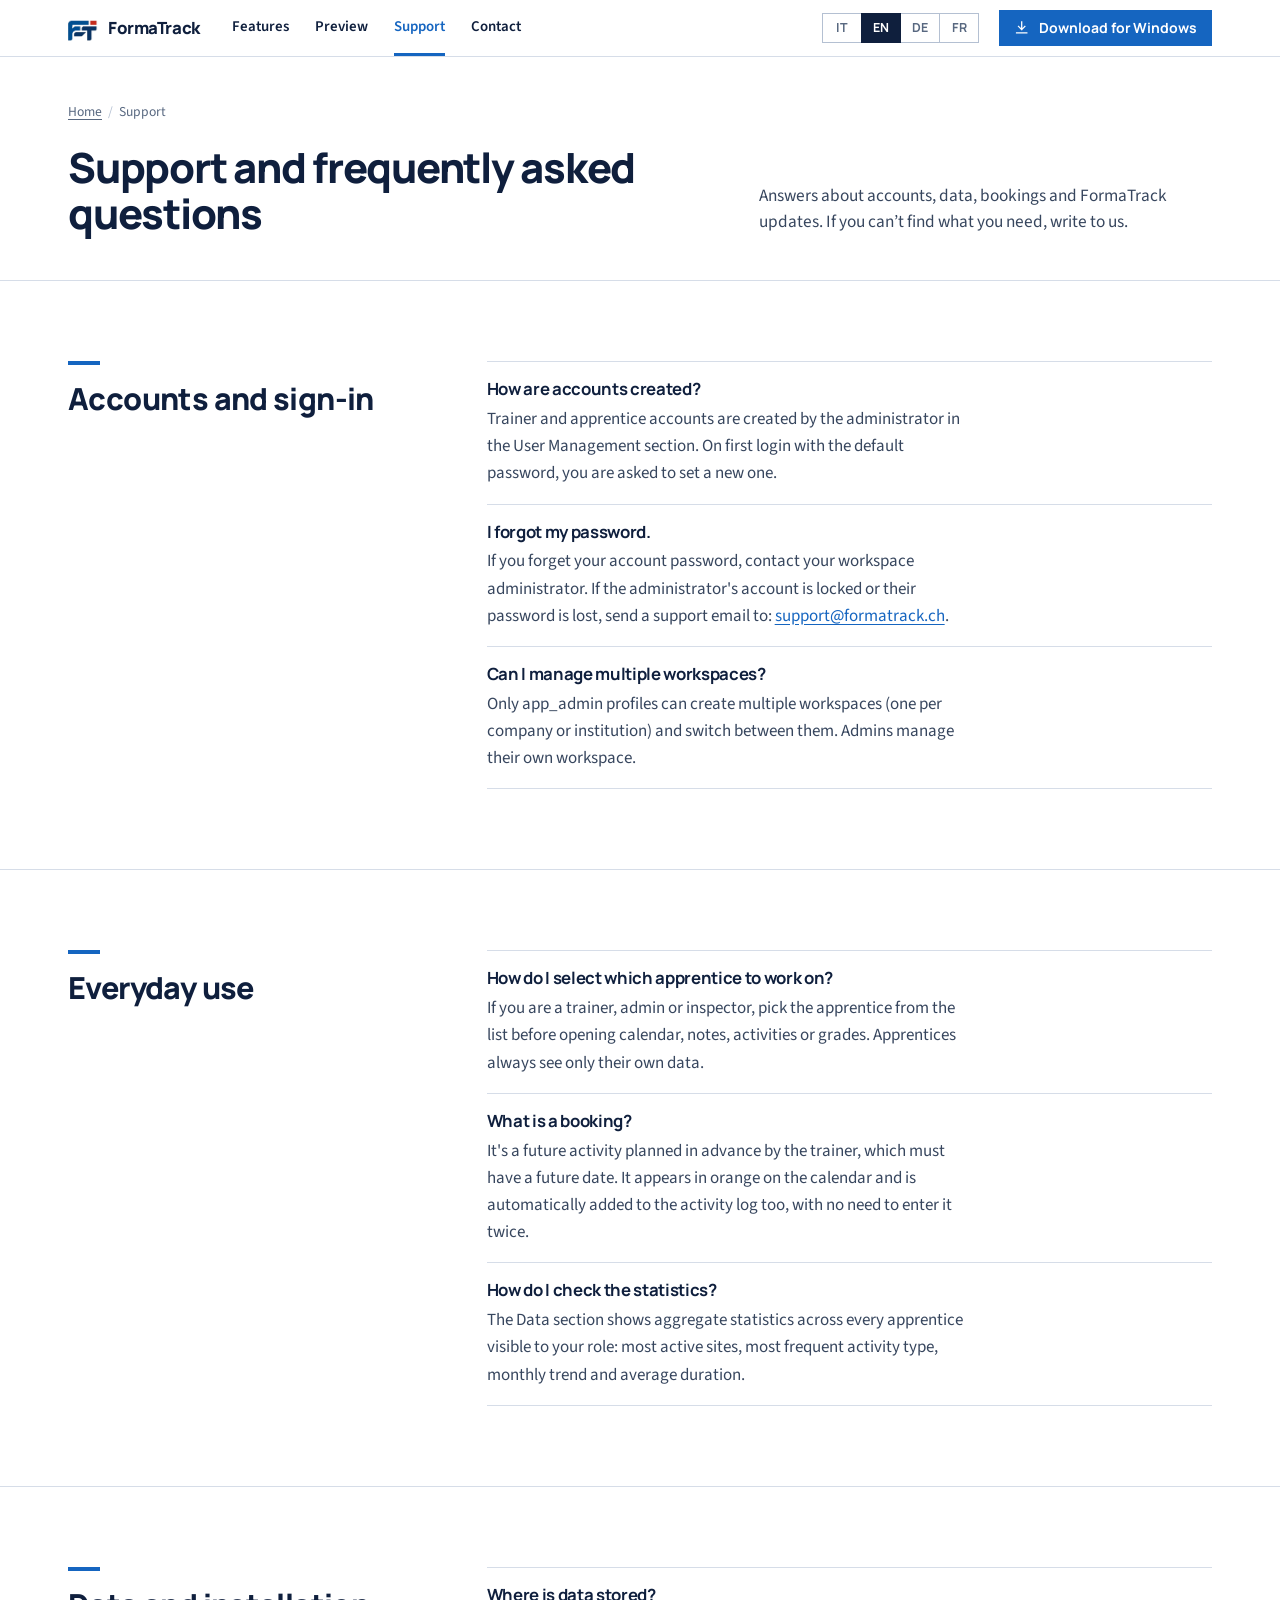
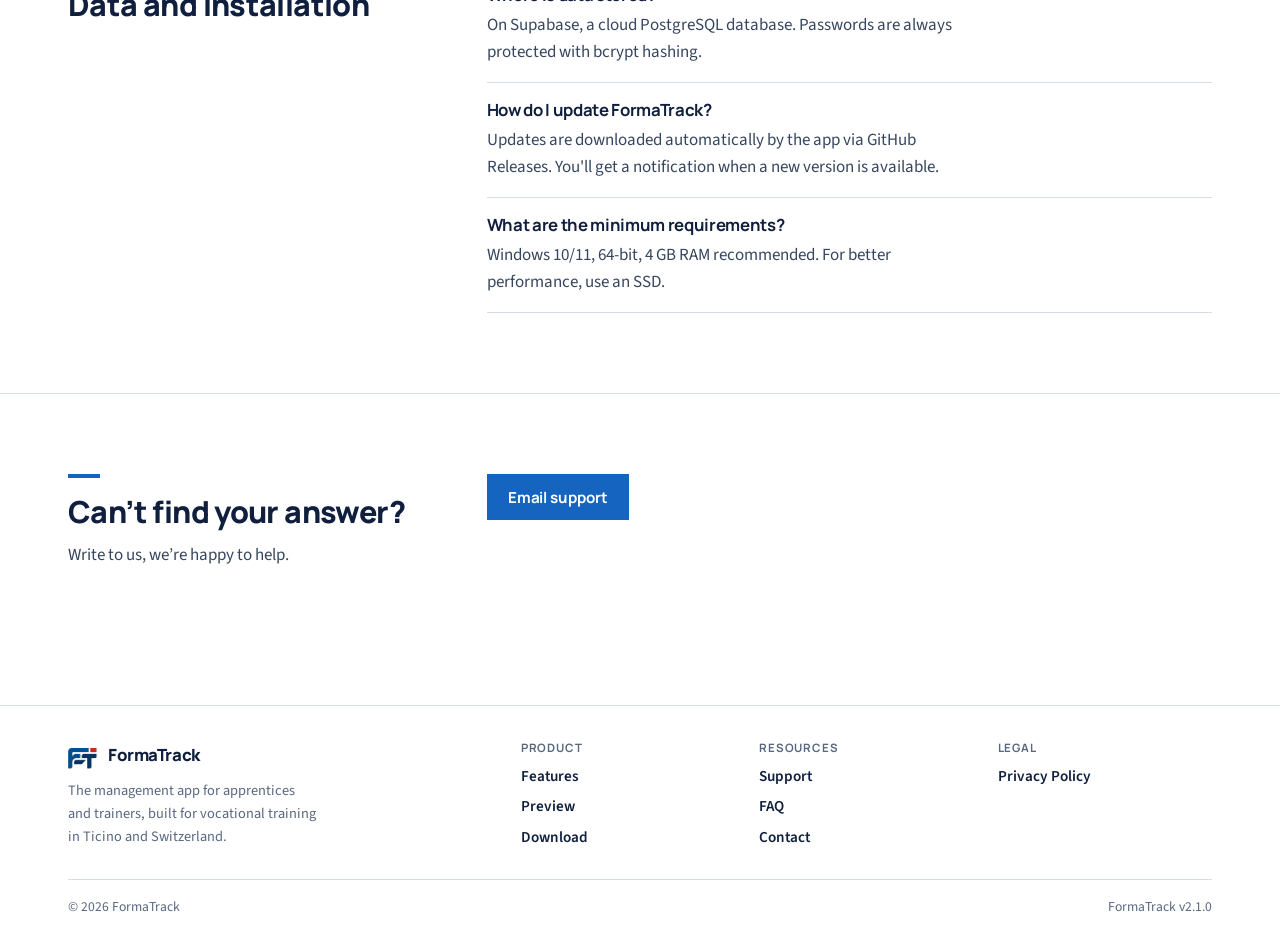
<file: supporto.html>
<!DOCTYPE html>
<html lang="it">
<head>
<meta charset="UTF-8">
<meta name="viewport" content="width=device-width, initial-scale=1">
<title>Supporto e FAQ | FormaTrack</title>
<meta name="description" content="Come si creano gli account, dove sono salvati i dati, cos’è una prenotazione e come aggiornare FormaTrack: le risposte alle domande frequenti.">
<link rel="canonical" href="https://formatrack.ch/supporto.html">
<meta name="robots" content="index, follow, max-image-preview:large">
<meta name="theme-color" content="#ffffff">
<link rel="icon" href="favicon.ico" sizes="any">
<link rel="icon" type="image/png" sizes="32x32" href="assets/favicon-32.png">
<link rel="apple-touch-icon" href="assets/apple-touch-icon.png">
<meta property="og:site_name" content="FormaTrack">
<meta property="og:type" content="website">
<meta property="og:locale" content="it_CH">
<meta property="og:title" content="Supporto e FAQ | FormaTrack">
<meta property="og:description" content="Come si creano gli account, dove sono salvati i dati, cos’è una prenotazione e come aggiornare FormaTrack: le risposte alle domande frequenti.">
<meta property="og:url" content="https://formatrack.ch/supporto.html">
<meta property="og:image" content="https://formatrack.ch/assets/og-image.png">
<meta property="og:image:width" content="1200">
<meta property="og:image:height" content="630">
<meta property="og:image:alt" content="FormaTrack – gestionale per apprendisti e formatori">
<meta name="twitter:card" content="summary_large_image">
<meta name="twitter:title" content="Supporto e FAQ | FormaTrack">
<meta name="twitter:description" content="Come si creano gli account, dove sono salvati i dati, cos’è una prenotazione e come aggiornare FormaTrack: le risposte alle domande frequenti.">
<meta name="twitter:image" content="https://formatrack.ch/assets/og-image.png">
<link rel="preload" href="assets/fonts/manrope-latin.woff2" as="font" type="font/woff2" crossorigin>
<link rel="preload" href="assets/fonts/source-sans-3-latin.woff2" as="font" type="font/woff2" crossorigin>
<link rel="stylesheet" href="css/site.css">
<script type="application/ld+json">{"@context":"https://schema.org","@type":"BreadcrumbList","itemListElement":[{"@type":"ListItem","position":1,"name":"Home","item":"https://formatrack.ch/"},{"@type":"ListItem","position":2,"name":"Supporto","item":"https://formatrack.ch/supporto.html"}]}</script>
<script type="application/ld+json">{"@context":"https://schema.org","@type":"FAQPage","mainEntity":[{"@type":"Question","name":"Come vengono creati gli account?","acceptedAnswer":{"@type":"Answer","text":"Gli account di formatore e apprendista vengono creati dall'amministratore nella sezione Gestione Utenti. Al primo accesso con la password predefinita viene richiesto di impostarne una nuova."}},{"@type":"Question","name":"Come seleziono l'apprendista su cui lavorare?","acceptedAnswer":{"@type":"Answer","text":"Se sei formatore, admin o ispettore, scegli l'apprendista dall'elenco prima di aprire calendario, note, attività o valutazioni. L'apprendista vede sempre e solo i propri dati."}},{"@type":"Question","name":"Posso gestire più aree di lavoro?","acceptedAnswer":{"@type":"Answer","text":"Solo i profili app_admin possono creare più aree di lavoro (una per azienda o ente) e passare dall'una all'altra. Gli admin gestiscono la propria area di lavoro."}},{"@type":"Question","name":"Dove vengono salvati i dati?","acceptedAnswer":{"@type":"Answer","text":"Su Supabase, un database cloud PostgreSQL. Le password sono sempre protette con hashing bcrypt."}},{"@type":"Question","name":"Cos'è una prenotazione?","acceptedAnswer":{"@type":"Answer","text":"È un'attività futura pianificata in anticipo dal formatore, con data obbligatoriamente futura. Compare in arancione nel calendario e automaticamente anche nel registro Attività, senza doverla inserire due volte."}},{"@type":"Question","name":"Come consulto le statistiche?","acceptedAnswer":{"@type":"Answer","text":"Nella sezione Dati trovi le statistiche aggregate su tutti gli apprendisti visibili al tuo ruolo: sedi più attive, tipo di attività più frequente, andamento mensile e durata media."}},{"@type":"Question","name":"Come aggiorno FormaTrack?","acceptedAnswer":{"@type":"Answer","text":"Gli aggiornamenti vengono scaricati automaticamente dall'app tramite le GitHub Release. Riceverai una notifica quando una nuova versione è disponibile."}},{"@type":"Question","name":"Ho dimenticato la password.","acceptedAnswer":{"@type":"Answer","text":"Se dimentichi la password dell'account, devi contattare l'amministratore dell'area di lavoro. Se l'account dell'amministratore dell'area di lavoro dovesse essere bloccato o la password fosse smarrita, invia una mail a supporto: support@formatrack.ch."}},{"@type":"Question","name":"Quali sono i requisiti minimi?","acceptedAnswer":{"@type":"Answer","text":"Windows 10/11, 64 bit, 4 GB di RAM consigliati. Per prestazioni migliori usa un SSD."}}]}</script>
</head>
<body>
<svg width="0" height="0" style="position:absolute" aria-hidden="true" focusable="false"><defs><symbol id="i-arrow" viewBox="0 0 24 24"><path d="M4 12h15m-6-6 6 6-6 6"/></symbol><symbol id="i-download" viewBox="0 0 24 24"><path d="M12 3v12m0 0-5-5m5 5 5-5M4 20h16"/></symbol><symbol id="i-check" viewBox="0 0 24 24"><path d="m5 12.5 4.5 4.5L19 7.5"/></symbol></defs></svg>
<a class="skip" href="#main" data-i18n="a11y.skip">Vai al contenuto</a>
<header class="hd"><div class="wrap hd-in">
  <a class="brand" href="index.html" aria-label="FormaTrack – Home"><img src="assets/logo-mark.png" width="30" height="26" alt="">FormaTrack</a>
  <div class="hd-panel" id="site-nav">
    <nav data-i18n-aria="nav.aria" aria-label="Navigazione principale"><ul class="hd-links"><li><a href="funzionalita.html" data-i18n="nav.product">Funzionalità</a></li><li><a href="anteprima.html" data-i18n="nav.preview">Anteprima</a></li><li><a href="supporto.html" aria-current="page" data-i18n="nav.support">Supporto</a></li><li><a href="contatti.html" data-i18n="nav.contacts">Contatti</a></li></ul></nav>
    <div class="lang-group" role="group" data-i18n-aria="settings.lang.aria" aria-label="Lingua"><button class="lang-btn" type="button" data-lang="it" aria-pressed="true" lang="it">IT</button><button class="lang-btn" type="button" data-lang="en" aria-pressed="false" lang="en">EN</button><button class="lang-btn" type="button" data-lang="de" aria-pressed="false" lang="de">DE</button><button class="lang-btn" type="button" data-lang="fr" aria-pressed="false" lang="fr">FR</button></div>
  </div>
  <a class="btn btn--sm hd-cta" href="download.html"><svg class="ico " aria-hidden="true" focusable="false" viewBox="0 0 24 24"><use href="#i-download"/></svg><span data-i18n="cta.s" class="cta-s">Scarica</span><span data-i18n="home.hero.cta" class="cta-l">Scarica per Windows</span></a>
  <button class="burger" type="button" aria-expanded="false" aria-controls="site-nav" data-i18n-aria="nav.menuLabel" aria-label="Menu"><span></span><span></span><span></span></button>
</div></header>
<main id="main">
<section class="ph"><div class="wrap">
  <ol class="crumbs"><li><a href="index.html" data-i18n="nav.home">Home</a></li><li aria-current="page" data-i18n="nav.support">Supporto</li></ol>
  <div class="ph-grid"><h1 data-i18n="sp.h1">Supporto e domande frequenti</h1><p data-i18n="sp.lead" class="lead">Risposte su account, dati, prenotazioni e aggiornamenti di FormaTrack. Se non trovi quello che cerchi, scrivici.</p></div>
</div></section>
<section class="sec"><div class="wrap"><div class="sg"><div class="sh"><h2 data-i18n="sp.g1">Account e accesso</h2></div><div class="qa"><div><h3 data-i18n="support.faq.q1">Come vengono creati gli account?</h3><p data-i18n="support.faq.a1">Gli account di formatore e apprendista vengono creati dall'amministratore nella sezione Gestione Utenti. Al primo accesso con la password predefinita viene richiesto di impostarne una nuova.</p></div><div><h3 data-i18n="support.faq.q8">Ho dimenticato la password.</h3><p data-i18n-html="support.faq.a8_html">Se dimentichi la password dell'account, devi contattare l'amministratore dell'area di lavoro. Se l'account dell'amministratore dell'area di lavoro dovesse essere bloccato o la password fosse smarrita, invia una mail a supporto: <a class="link" href="mailto:support@formatrack.ch">support@formatrack.ch</a>.</p></div><div><h3 data-i18n="support.faq.q3">Posso gestire più aree di lavoro?</h3><p data-i18n="support.faq.a3">Solo i profili app_admin possono creare più aree di lavoro (una per azienda o ente) e passare dall'una all'altra. Gli admin gestiscono la propria area di lavoro.</p></div></div></div></div></section>
<section class="sec"><div class="wrap"><div class="sg"><div class="sh"><h2 data-i18n="sp.g2">Uso quotidiano</h2></div><div class="qa"><div><h3 data-i18n="support.faq.q2">Come seleziono l'apprendista su cui lavorare?</h3><p data-i18n="support.faq.a2">Se sei formatore, admin o ispettore, scegli l'apprendista dall'elenco prima di aprire calendario, note, attività o valutazioni. L'apprendista vede sempre e solo i propri dati.</p></div><div><h3 data-i18n="support.faq.q5">Cos'è una prenotazione?</h3><p data-i18n="support.faq.a5">È un'attività futura pianificata in anticipo dal formatore, con data obbligatoriamente futura. Compare in arancione nel calendario e automaticamente anche nel registro Attività, senza doverla inserire due volte.</p></div><div><h3 data-i18n="support.faq.q6">Come consulto le statistiche?</h3><p data-i18n="support.faq.a6">Nella sezione Dati trovi le statistiche aggregate su tutti gli apprendisti visibili al tuo ruolo: sedi più attive, tipo di attività più frequente, andamento mensile e durata media.</p></div></div></div></div></section>
<section class="sec"><div class="wrap"><div class="sg"><div class="sh"><h2 data-i18n="sp.g3">Dati e installazione</h2></div><div class="qa"><div><h3 data-i18n="support.faq.q4">Dove vengono salvati i dati?</h3><p data-i18n="support.faq.a4">Su Supabase, un database cloud PostgreSQL. Le password sono sempre protette con hashing bcrypt.</p></div><div><h3 data-i18n="support.faq.q7">Come aggiorno FormaTrack?</h3><p data-i18n="support.faq.a7">Gli aggiornamenti vengono scaricati automaticamente dall'app tramite le GitHub Release. Riceverai una notifica quando una nuova versione è disponibile.</p></div><div><h3 data-i18n="support.faq.q9">Quali sono i requisiti minimi?</h3><p data-i18n="support.faq.a9">Windows 10/11, 64 bit, 4 GB di RAM consigliati. Per prestazioni migliori usa un SSD.</p></div></div></div></div></section>
<section class="sec"><div class="wrap"><div class="sg"><div class="sh"><h2 data-i18n="f.help.t">Non trovi la risposta?</h2><p data-i18n="f.help.b">Scrivici, ti aiutiamo volentieri.</p></div><div><a class="btn" href="mailto:support@formatrack.ch"><span data-i18n="sp.contact">Scrivi al supporto</span></a></div></div></div></section>
</main>
<footer class="ft"><div class="wrap">
  <div class="ft-grid">
    <div><a class="brand" href="index.html" aria-label="FormaTrack – Home"><img src="assets/logo-mark.png" width="30" height="26" alt="" loading="lazy">FormaTrack</a><p data-i18n="ft.desc">Il gestionale per apprendisti e formatori, pensato per la formazione professionale in Ticino e in Svizzera.</p></div>
    <div><h4 data-i18n="ft.product">Prodotto</h4><ul><li><a href="funzionalita.html" data-i18n="nav.product">Funzionalità</a></li><li><a href="anteprima.html" data-i18n="nav.preview">Anteprima</a></li><li><a href="download.html" data-i18n="nav.download">Download</a></li></ul></div>
    <div><h4 data-i18n="ft.res">Risorse</h4><ul><li><a href="supporto.html" data-i18n="nav.support">Supporto</a></li><li><a href="index.html#faq" data-i18n="nav.faq">FAQ</a></li><li><a href="contatti.html" data-i18n="nav.contacts">Contatti</a></li></ul></div>
    <div><h4 data-i18n="footer.legal">Legal</h4><ul><li><a href="privacy.html" data-i18n="footer.privacy">Privacy Policy</a></li></ul></div>
  </div>
  <div class="ft-bot"><span>© 2026 FormaTrack</span><span class="download-version">FormaTrack v2.1.0</span></div>
</div></footer>
<script src="js/i18n-data.js"></script>
<script src="js/i18n-extra.js"></script>
<script src="js/i18n.js"></script>
<script src="js/site.js"></script>

</body>
</html>
</file>
<file: css/site.css>
/* FormaTrack — sito di prodotto.
   Linguaggio visivo: griglia editoriale a 12 colonne, filetti da 1px, spigoli netti,
   blu del prodotto (#1565c0) come colore guida, colori funzionali solo per lo stato. */
@font-face{font-family:"Manrope";src:url(../assets/fonts/manrope-latin.woff2) format("woff2");font-weight:500 800;font-style:normal;font-display:swap}
@font-face{font-family:"Source Sans 3";src:url(../assets/fonts/source-sans-3-latin.woff2) format("woff2");font-weight:400 700;font-style:normal;font-display:swap}

:root{
  --blue:#1565c0;--blue-d:#0d47a1;--blue-t:#e8f1fb;
  --ink:#0f1f3d;--ink-2:#37465e;--ink-3:#586880;
  --line:#d6dde8;--line-2:#b4c0d2;--fill:#f5f7fa;
  --red:#d32f2f;--ev:#16a34a;--act:#eab308;--book:#f97316;--abs:#dc2626;
  --sans:"Source Sans 3","Segoe UI",system-ui,-apple-system,Roboto,Arial,sans-serif;
  --disp:"Manrope","Segoe UI",system-ui,-apple-system,Roboto,Arial,sans-serif;
  --gut:20px;
}
*,*::before,*::after{box-sizing:border-box}
html{-webkit-text-size-adjust:100%;scroll-padding-top:72px}
body{margin:0;background:#fff;color:var(--ink-2);font:400 1.0625rem/1.6 var(--sans);-webkit-font-smoothing:antialiased;overflow-x:hidden}
img,svg{display:block;max-width:100%}
a{color:var(--blue);text-underline-offset:3px}
p{margin:0}ul,ol,dl,dd{margin:0;padding:0;list-style:none}
h1,h2,h3,h4,h5{margin:0;font-family:var(--disp);color:var(--ink);letter-spacing:-.02em}
h1{font-size:clamp(1.9rem,4.1vw,3rem);font-weight:800;line-height:1.1;letter-spacing:-.03em}
h1 em{font-style:normal;color:var(--blue)}
h2{font-size:clamp(1.45rem,2.4vw,1.9rem);font-weight:800;line-height:1.18}
h3{font-size:1.125rem;font-weight:700;line-height:1.3}
.wrap{max-width:1200px;margin-inline:auto;padding-inline:var(--gut)}
.sr-only{position:absolute;width:1px;height:1px;overflow:hidden;clip:rect(0 0 0 0);white-space:nowrap}
:focus-visible{outline:3px solid var(--blue);outline-offset:2px}
.skip{position:fixed;left:8px;top:-60px;z-index:100;background:var(--ink);color:#fff;padding:10px 16px;text-decoration:none}
.skip:focus{top:8px}
.ico{width:1.1em;height:1.1em;flex:none;stroke:currentColor;fill:none;stroke-width:2;stroke-linecap:square;stroke-linejoin:miter}
@media (prefers-reduced-motion:no-preference){
  a,.btn,.lang-btn,.hd-links a{transition:color .12s,background-color .12s,border-color .12s}
}

/* ---------- Buttons & links ---------- */
.btn{display:inline-flex;align-items:center;justify-content:center;gap:10px;height:46px;padding:0 20px;border:1px solid var(--blue);background:var(--blue);color:#fff;font:700 .95rem/1 var(--disp);letter-spacing:-.005em;text-decoration:none;cursor:pointer;border-radius:0}
.btn:hover{background:var(--blue-d);border-color:var(--blue-d)}
.btn--line{background:#fff;color:var(--ink);border-color:var(--ink)}
.btn--line:hover{background:#fff;color:var(--blue);border-color:var(--blue)}
.btn--sm{height:36px;padding:0 14px;font-size:.875rem}
.cta-l{display:none}
.btn.is-loading{opacity:.6;pointer-events:none}
.tlink{display:inline-flex;align-items:center;gap:8px;font:700 .95rem/1.2 var(--disp);color:var(--ink);text-decoration:none;border-bottom:2px solid var(--blue);padding-bottom:3px}
.tlink:hover{color:var(--blue)}

/* ---------- Header ---------- */
.hd{position:sticky;top:0;z-index:50;background:#fff;border-bottom:1px solid var(--line)}
.hd-in{display:flex;align-items:center;gap:20px;height:56px}
.brand{display:flex;align-items:center;gap:10px;color:var(--ink);font:800 1.05rem/1 var(--disp);letter-spacing:-.025em;text-decoration:none}
.brand img{width:30px;height:auto}
.hd-panel{display:none}
.hd-cta{margin-left:auto}
.burger{width:44px;height:44px;border:1px solid var(--line-2);background:#fff;display:grid;place-content:center;gap:5px;cursor:pointer;border-radius:0}
.burger span{display:block;width:18px;height:2px;background:var(--ink)}
.burger[aria-expanded=true] span:nth-child(1){transform:translateY(7px) rotate(45deg)}
.burger[aria-expanded=true] span:nth-child(2){opacity:0}
.burger[aria-expanded=true] span:nth-child(3){transform:translateY(-7px) rotate(-45deg)}
.hd-panel.open{display:block;position:absolute;left:0;right:0;top:100%;background:#fff;border-bottom:1px solid var(--line-2);padding:8px var(--gut) 20px}
.hd-links a{display:block;padding:14px 0;border-bottom:1px solid var(--line);color:var(--ink);font:700 1.05rem/1.2 var(--disp);text-decoration:none}
.hd-links a[aria-current=page]{color:var(--blue)}
.lang-group{display:flex;gap:0;margin-top:16px}
.lang-btn{border:1px solid var(--line-2);margin-left:-1px;background:#fff;color:var(--ink-3);font:700 .78rem/1 var(--disp);padding:10px 12px;min-width:44px;cursor:pointer;border-radius:0}
.lang-btn:first-child{margin-left:0}
.lang-btn[aria-pressed=true]{background:var(--ink);border-color:var(--ink);color:#fff;position:relative}
.lang-btn:not([aria-pressed=true]):hover{color:var(--blue);border-color:var(--blue);position:relative}

/* ---------- Hero ---------- */
.hero{padding:40px 0 0;border-bottom:1px solid var(--line)}
.hero-grid{display:grid;gap:36px}
.hero-copy{padding-bottom:8px}
.hero h1{margin-bottom:20px}
.lead{font-size:1.15rem;line-height:1.55;color:var(--ink-2);max-width:54ch}
.hero-cta{display:flex;flex-wrap:wrap;align-items:center;gap:14px 24px;margin:28px 0 18px}
.spec-line{font-size:.9rem;color:var(--ink-3)}
.hero-ui{position:relative;margin-top:4px}
.hero-ui .ui{min-width:0}
.legend-n{display:grid;gap:6px;margin:14px 0 0;counter-reset:n;font-size:.9rem;color:var(--ink-2)}
.legend-n li{display:flex;gap:10px;align-items:baseline;counter-increment:n}
.legend-n li::before{content:counter(n);flex:none;width:20px;height:20px;display:grid;place-content:center;background:var(--ink);color:#fff;font:700 .72rem/1 var(--disp)}
.mk{display:none;position:absolute;width:22px;height:22px;display:grid;place-content:center;background:var(--ink);color:#fff;font:700 .72rem/1 var(--disp);z-index:2;border:2px solid #fff}
.facts{display:grid;grid-template-columns:1fr 1fr;border-top:1px solid var(--line);margin-top:36px}
.fact{padding:14px 0 14px 14px;border-left:1px solid var(--line)}
.fact:nth-child(odd){border-left:0;padding-left:0}
.fact:nth-child(n+3){border-top:1px solid var(--line)}
.fact b{display:block;font:800 1.5rem/1.1 var(--disp);color:var(--blue);letter-spacing:-.02em}
.fact span{display:block;margin-top:4px;font-size:.88rem;line-height:1.35;color:var(--ink-3)}

/* ---------- Section skeleton ---------- */
.sec{padding:56px 0;border-top:1px solid var(--line)}
.hero+.sec,.ph+.sec{border-top:0}
.sg{display:grid;gap:28px}
.sh h2::before{content:"";display:block;width:32px;height:4px;background:var(--blue);margin-bottom:16px}
.sh p{margin-top:12px;max-width:44ch}
.sh .tlink{margin-top:20px}

/* ---------- Problem -> solution ---------- */
.flow{display:grid;gap:20px;align-items:stretch}
.scatter{display:flex;flex-wrap:wrap;gap:10px 12px;align-content:center;padding:6px 0}
.scatter li{border:1px dashed var(--line-2);padding:8px 14px;color:var(--ink-3);font-weight:600;background:#fff}
.scatter li:nth-child(2){margin-left:18px}.scatter li:nth-child(3){margin-left:6px}.scatter li:nth-child(4){margin-left:26px}
.flow-note{margin-top:12px;font-size:.92rem;color:var(--ink-3);max-width:34ch}
.flow-arrow{display:grid;place-content:center;color:var(--blue)}
.flow-arrow .ico{width:34px;height:34px;transform:rotate(90deg)}
.sys{border:2px solid var(--blue);background:#fff}
.sys h3{padding:14px 18px;border-bottom:1px solid var(--line);color:var(--blue)}
.sys li{padding:11px 18px;border-bottom:1px solid var(--line);font-weight:600;color:var(--ink);display:flex;align-items:center;gap:12px}
.sys li:last-of-type{border-bottom:0}
.sys li::before{content:"";width:8px;height:8px;background:var(--c,var(--blue));flex:none}
.sys p{padding:12px 18px;border-top:1px solid var(--line);font-size:.92rem;color:var(--ink-3)}

/* ---------- Learner path strip ---------- */
.path{display:grid;border:1px solid var(--line)}
.stage{padding:18px;border-top:1px solid var(--line);display:flex;flex-direction:column;gap:10px}
.stage:first-child{border-top:0}
.stage .no{font:800 .8rem/1 var(--disp);color:var(--blue)}
.stage h3{font-size:1.05rem}
.stage p{font-size:.93rem;color:var(--ink-2)}
.stage .frag{margin-top:auto;padding-top:6px}

/* ---------- Product rows ---------- */
.frow{display:grid;gap:22px;padding:36px 0;border-top:1px solid var(--line)}
.frow:first-of-type{border-top:0;padding-top:0}
.frow h3{font-size:1.35rem;margin-bottom:10px}
.frow p+p{margin-top:10px}
.frow .tx{max-width:46ch}
.legend{display:flex;flex-wrap:wrap;gap:6px 16px;margin-top:16px;font-size:.88rem;color:var(--ink-2)}
.legend li{display:flex;align-items:center;gap:7px}
.legend i{width:10px;height:10px;background:var(--c)}

/* ---------- Definition lists ---------- */
.dl>div{display:grid;gap:4px 28px;padding:15px 0;border-top:1px solid var(--line)}
.dl>div:last-child{border-bottom:1px solid var(--line)}
.dl dt{font:700 1rem/1.35 var(--disp);color:var(--ink)}
.dl dd{color:var(--ink-2);max-width:62ch}
.dl--2{display:grid}
.dl a{font-weight:600}

/* ---------- Roles tree ---------- */
.tree{display:grid;gap:0;justify-items:stretch}
.tn{border:1px solid var(--line-2);padding:12px 14px;background:#fff}
.tn b{display:block;font:800 .95rem/1.2 var(--disp);color:var(--ink);margin-bottom:3px}
.tn span{display:block;font-size:.86rem;line-height:1.4;color:var(--ink-3)}
.tn--top{border:2px solid var(--blue)}
.tn--top b{color:var(--blue)}
.vl{width:1px;height:22px;background:var(--line-2);margin-inline:auto}
.ws{border:1px dashed var(--line-2);padding:34px 14px 14px;position:relative;background:#fff}
.ws>.tag{position:absolute;left:12px;top:10px;font:700 .72rem/1 var(--disp);letter-spacing:.05em;text-transform:uppercase;color:var(--ink-3)}
.ws--ghost{opacity:.7}
.ws--ghost .tn{border-style:dashed;color:var(--ink-3)}
.ws-row{display:grid;gap:0}
.hl{width:1px;height:18px;background:var(--line-2);margin-inline:auto}
.tree-top{display:grid;gap:18px}
.tree-note{margin-top:16px;font-size:.92rem;color:var(--ink-3);max-width:70ch}

/* ---------- Security / lists ---------- */
.checks li{display:flex;gap:12px;padding:12px 0;border-top:1px solid var(--line);color:var(--ink);font-weight:550}
.checks li:last-child{border-bottom:1px solid var(--line)}
.checks .ico{color:var(--blue);margin-top:4px;stroke-width:2.6}

/* ---------- Q&A (always visible) ---------- */
.qa{display:grid;gap:0}
.qa>div{padding:16px 0;border-top:1px solid var(--line)}
.qa h3{font-size:1.05rem;margin-bottom:6px}
.qa p{color:var(--ink-2);max-width:60ch}

/* ---------- Download band ---------- */
.dlband{border:2px solid var(--blue);padding:24px 20px;display:grid;gap:22px;align-items:center}
.dlband h2{margin-bottom:8px}
.specs{display:grid;gap:0}
.specs li{display:flex;gap:10px;padding:8px 0;border-top:1px solid var(--line);font-size:.95rem;color:var(--ink)}
.specs li:first-child{border-top:0}
.specs .ico{color:var(--blue);margin-top:4px;stroke-width:2.6}
.dl-ver{display:block;font:800 1rem/1.2 var(--disp);color:var(--ink);margin-bottom:12px}

/* ---------- Footer ---------- */
.ft{border-top:1px solid var(--line);padding:36px 0 22px;margin-top:56px;font-size:.95rem}
.ft-grid{display:grid;gap:24px}
.ft p{color:var(--ink-3);max-width:36ch;margin-top:10px;font-size:.9rem}
.ft h4{font:700 .72rem/1 var(--disp);letter-spacing:.07em;text-transform:uppercase;color:var(--ink-3);margin-bottom:10px}
.ft li{margin-bottom:6px}
.ft li a{color:var(--ink);text-decoration:none;font-weight:600}
.ft li a:hover{color:var(--blue);text-decoration:underline}
.ft-bot{display:flex;flex-wrap:wrap;justify-content:space-between;gap:6px 20px;margin-top:24px;padding-top:16px;border-top:1px solid var(--line);font-size:.85rem;color:var(--ink-3)}

/* ---------- Page head (inner) ---------- */
.ph{padding:36px 0 36px;border-bottom:1px solid var(--line)}
.crumbs{display:flex;flex-wrap:wrap;gap:6px;font-size:.85rem;color:var(--ink-3);margin-bottom:22px}
.crumbs li+li::before{content:"/";margin-right:6px;color:var(--line-2)}
.crumbs a{color:var(--ink-3)}
.ph-grid{display:grid;gap:16px;align-items:end}
.ph h1{font-size:clamp(1.8rem,3.6vw,2.6rem)}
.ph .lead{font-size:1.08rem}
.anchors{display:flex;flex-wrap:wrap;gap:8px 22px;margin-top:22px;font-weight:600;font-size:.95rem}
.anchors a{color:var(--ink);text-decoration:none;border-bottom:2px solid var(--line-2)}
.anchors a:hover{border-color:var(--blue);color:var(--blue)}

/* ---------- Contacts ---------- */
.big a,.big b{font:800 clamp(1.15rem,2.4vw,1.5rem)/1.3 var(--disp);letter-spacing:-.02em;word-break:break-word}
.big a{color:var(--blue)}

/* ---------- Legal ---------- */
.legal{display:grid;gap:24px}
.toc{display:flex;gap:6px 18px;flex-wrap:wrap;font-size:.92rem;font-weight:600}
.toc a{color:var(--ink);text-decoration:none;border-bottom:1px solid var(--line-2)}
.toc a:hover{color:var(--blue);border-color:var(--blue)}
.lsec{padding:20px 0;border-top:1px solid var(--line);scroll-margin-top:76px}
.lsec h2{font-size:1.2rem;margin-bottom:8px}
.lsec p{max-width:70ch;color:var(--ink-2)}
.updated{margin-top:16px;font-size:.9rem;color:var(--ink-3)}

/* ---------- Download page ---------- */
.dlcard{border:2px solid var(--blue);padding:24px 20px}
.dlcard .btn{width:100%;height:54px;font-size:1.05rem;margin-top:20px}
.dl-note{margin-top:12px;font-size:.88rem;color:var(--ink-3)}
.steps{counter-reset:s}
.steps li{counter-increment:s;display:grid;grid-template-columns:44px 1fr;gap:4px 14px;padding:16px 0;border-top:1px solid var(--line)}
.steps li:last-child{border-bottom:1px solid var(--line)}
.steps li::before{content:counter(s);grid-row:span 2;font:800 1.7rem/1 var(--disp);color:var(--blue);letter-spacing:-.03em}
.steps h3{font-size:1.05rem}
.steps p{color:var(--ink-2);font-size:.98rem}

/* ---------- Product UI (illustration of the app) ---------- */
.ui{position:relative;border:1px solid var(--line-2);background:#fff;font-size:.78rem;line-height:1.35;color:var(--ink);text-align:left}
.ui-bar{display:flex;align-items:center;justify-content:space-between;gap:8px;height:34px;padding:0 12px;background:var(--fill);border-bottom:1px solid var(--line-2);font:800 .72rem/1 var(--disp);color:var(--ink-2)}
.ui-bar .sync{display:flex;align-items:center;gap:6px;font:600 .7rem/1 var(--sans);color:var(--ink-3)}
.ui-bar .sync i{width:7px;height:7px;background:var(--ev)}
.ui-body{display:grid;grid-template-columns:1fr}
.ui-side{display:none;border-right:1px solid var(--line);padding:8px 0;background:#fff}
.ui-side span{display:block;padding:7px 14px;color:var(--ink-2);border-left:3px solid transparent;white-space:nowrap}
.ui-side span.on{color:var(--blue);font-weight:700;background:var(--blue-t);border-left-color:var(--blue)}
.ui-main{padding:12px;min-width:0}
.ui-top{display:flex;flex-wrap:wrap;align-items:baseline;justify-content:space-between;gap:4px 12px;margin-bottom:10px}
.ui-top h4{font:800 .9rem/1.2 var(--disp)}
.ui-top .who{color:var(--ink-3);font-size:.74rem}
.ui-cols{display:grid;gap:12px}
.cal{display:grid;grid-template-columns:repeat(7,1fr);border-top:1px solid var(--line);border-left:1px solid var(--line)}
.cal>*{border-right:1px solid var(--line);border-bottom:1px solid var(--line);min-width:0}
.cal .wd{padding:4px 0;text-align:center;font:700 .62rem/1 var(--disp);color:var(--ink-3);background:var(--fill)}
.cal .d{min-height:46px;padding:3px;color:var(--ink-3);font-size:.64rem}
.cal .d.mut{background:var(--fill);color:#9aa7ba}
.cal .d.today{outline:2px solid var(--blue);outline-offset:-2px;color:var(--blue);font-weight:700}
.ev{display:block;margin-top:2px;padding:1px 3px;border-left:3px solid var(--c);background:var(--cb);color:var(--ink);font-size:.58rem;line-height:1.25;overflow:hidden;white-space:nowrap;text-overflow:clip}
.ev.e{--c:var(--ev);--cb:#e6f6ec}.ev.a{--c:var(--act);--cb:#fdf6d8}.ev.b{--c:var(--book);--cb:#fee9d9}.ev.x{--c:var(--abs);--cb:#fde4e4}
.pn{border:1px solid var(--line)}
.pn+.pn{margin-top:10px}
.pn h5{font:700 .62rem/1 var(--disp);letter-spacing:.06em;text-transform:uppercase;color:var(--ink-3);padding:8px 10px;border-bottom:1px solid var(--line);background:var(--fill)}
.pr{display:flex;gap:8px;justify-content:space-between;padding:7px 10px;border-bottom:1px solid var(--line);border-left:3px solid var(--c,var(--blue))}
.pr:last-child{border-bottom:0}
.pr b{font-weight:700;color:var(--ink)}.pr span{color:var(--ink-3)}
.pr.b{--c:var(--book)}.pr.a{--c:var(--act)}.pr.e{--c:var(--ev)}
.tbl{width:100%;border-collapse:collapse;font-size:.72rem}
.tbl th{font:700 .6rem/1 var(--disp);letter-spacing:.05em;text-transform:uppercase;color:var(--ink-3);text-align:left;padding:7px 8px;background:var(--fill);border-bottom:1px solid var(--line-2);white-space:nowrap}
.tbl td{padding:8px;border-bottom:1px solid var(--line);white-space:nowrap;color:var(--ink)}
.tbl .m{color:var(--ink-3)}
.st{font-weight:700;font-size:.66rem;padding:2px 6px;border:1px solid currentColor}
.st.v{color:#166534}.st.s{color:#92600a}.st.d{color:var(--ink-3)}
.scroll-x{overflow-x:auto}
.kp{display:grid;grid-template-columns:repeat(3,1fr);border:1px solid var(--line);margin-bottom:10px}
.kp div{padding:8px 10px;border-left:1px solid var(--line)}
.kp div:first-child{border-left:0}
.kp small{display:block;font-size:.64rem;color:var(--ink-3);font-weight:600}
.kp b{font:800 1.1rem/1.3 var(--disp);color:var(--ink)}
.bars{display:flex;align-items:flex-end;gap:6px;height:90px;border-bottom:1px solid var(--line-2);padding:0 2px}
.bars span{flex:1;height:var(--h);background:var(--blue)}
.bars span:nth-child(odd){background:#5b97d6}
.bx{display:flex;gap:6px;font-size:.6rem;color:var(--ink-3);padding:3px 2px 0}.bx span{flex:1;text-align:center}
.hb{display:grid;gap:7px}
.hb div{display:grid;grid-template-columns:70px 1fr 22px;gap:8px;align-items:center;font-size:.7rem;color:var(--ink-3)}
.hb i{display:block;height:9px;background:var(--blue);width:var(--w)}
.hb b{color:var(--ink);text-align:right}
.gl{display:grid;gap:8px}
.gl div{display:grid;grid-template-columns:64px 1fr 30px;gap:8px;align-items:center;font-size:.72rem;color:var(--ink-2)}
.gl .tr{position:relative;height:9px;background:var(--fill);border:1px solid var(--line)}
.gl .tr i{position:absolute;left:0;top:0;bottom:0;width:var(--w);background:var(--ev)}
.gl .tr::after{content:"";position:absolute;left:66.6%;top:-3px;bottom:-3px;width:1px;background:var(--ink)}
.gl b{text-align:right;color:var(--ink)}
.thr{margin-top:6px;font-size:.62rem;color:var(--ink-3)}
.nt{border:1px solid var(--line);border-left:3px solid var(--blue);padding:8px 10px;color:var(--ink-2)}
.nt small{display:block;margin-bottom:3px;color:var(--ink-3);font-size:.62rem}
.frag .pr,.frag .nt{border-bottom:1px solid var(--line)}
.frag .gl{padding:2px 0}

/* ---------- ≥ 640 ---------- */
@media (min-width:640px){
  :root{--gut:28px}
  .cta-l{display:inline}.cta-s{display:none}
  .facts{grid-template-columns:repeat(4,1fr)}
  .fact,.fact:nth-child(odd){padding:16px 0 16px 18px;border-left:1px solid var(--line)}
  .fact:first-child{border-left:0;padding-left:0}
  .fact:nth-child(n+3){border-top:0}
  .dl>div{grid-template-columns:230px 1fr}
  .dl--2{grid-template-columns:1fr 1fr;column-gap:40px}
  .dl--2>div:nth-last-child(2){border-bottom:1px solid var(--line)}
  .path{grid-template-columns:1fr 1fr}
  .path .stage:nth-child(2){border-top:0;border-left:1px solid var(--line)}
  .path .stage:nth-child(even){border-left:1px solid var(--line)}
  .path .stage:nth-child(3),.path .stage:nth-child(4){border-top:1px solid var(--line)}
  .ws-row{grid-template-columns:1fr 22px 1fr 22px 1fr;align-items:stretch}
  .ws-row .hl{width:100%;height:1px;align-self:center}
  .ft-grid{grid-template-columns:2fr 1fr 1fr 1fr}
  .tree-top{grid-template-columns:2fr 1fr;align-items:start}
}
/* ---------- ≥ 960 ---------- */
@media (min-width:960px){
  .burger{display:none}
  .hd-panel{display:flex;align-items:center;flex:1;gap:28px}
  .hd-links{display:flex;gap:26px;margin-left:12px}
  .hd-links a{padding:0;border:0;font:600 .93rem/56px var(--sans);letter-spacing:0;border-bottom:3px solid transparent;line-height:53px}
  .hd-links a:hover{color:var(--blue);border-bottom-color:var(--line-2)}
  .hd-links a[aria-current=page]{border-bottom-color:var(--blue)}
  .lang-group{margin:0 0 0 auto}
  .lang-btn{padding:8px 10px;min-width:40px}
  .hd-cta{margin-left:0}
  .mk{display:grid}
  .hero{padding-top:56px}
  .hero-grid{grid-template-columns:minmax(0,4.5fr) minmax(0,7.5fr);gap:48px;align-items:start}
  .hero-copy{padding-top:12px}
  .legend-n{margin-bottom:24px}
  .sec{padding:80px 0}
  .sg{grid-template-columns:4fr 8fr;gap:56px}
  .sg--wide{grid-template-columns:5fr 7fr}
  .flow{grid-template-columns:1fr 64px 1.1fr}
  .flow-arrow .ico{transform:none}
  .path{grid-template-columns:repeat(5,1fr)}
  .path .stage,.path .stage:nth-child(n){border-top:0;border-left:1px solid var(--line)}
  .path .stage:first-child{border-left:0}
  .frow{grid-template-columns:5fr 7fr;gap:56px;align-items:center;padding:48px 0}
  .frow--r{grid-template-columns:7fr 5fr}
  .frow--r .tx{order:2}
  .ui-main{padding:14px 16px}
  .cal .d{min-height:54px}
  .ui-cols--aside{grid-template-columns:1fr 220px}
  .dlband{grid-template-columns:1.2fr 1fr auto;gap:36px;padding:32px}
  .ph{padding:44px 0 44px}
  .ph-grid{grid-template-columns:7fr 5fr;gap:56px}
  .legal{grid-template-columns:220px 1fr;gap:56px;align-items:start}
  .toc{position:sticky;top:80px;flex-direction:column;gap:10px}
  .toc a{border:0}
  .lsec:first-child{border-top:0;padding-top:0}
}
@media (min-width:1100px){
  .ui-body{grid-template-columns:150px 1fr}
  .ui-side{display:block}
}
@media (max-width:480px){
  .hero{padding-top:28px}
  .tbl .hide-s{display:none}
  .hero-cta .btn{width:100%}
  .brand{font-size:1rem}
  .hd-in{gap:10px}
  .btn--sm{padding:0 12px}
}
.qa>div:last-child{border-bottom:1px solid var(--line)}
.dl.big dd{max-width:none}
.hero h1{font-size:clamp(1.9rem,3.3vw,2.7rem)}
.pr{flex-wrap:wrap}
.tree>.tn--top,.ws>.tn{max-width:380px}
.tree>.vl,.ws>.vl,.ws-row .hl{margin-inline:0 0;margin-left:28px}
@media (min-width:640px){.ws-row .hl{margin-left:0}}
@media (max-width:959px){.legend-n li::before{display:none}.legend-n li{display:block}}
.ui-cols--aside{--aside:210px}@media (min-width:960px){.ui-cols--aside{grid-template-columns:1fr var(--aside)}}
</file>
